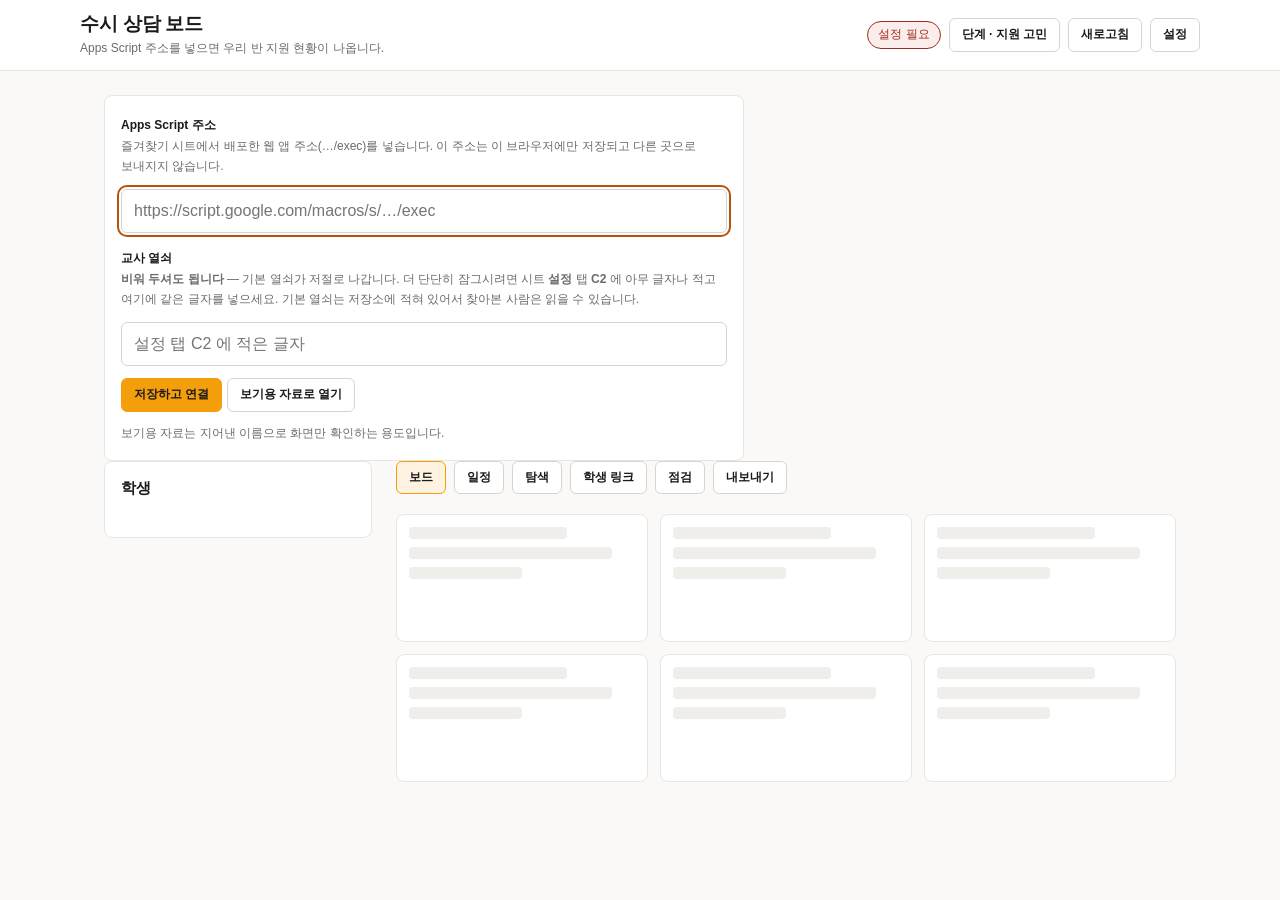
<file: board.html>
<!DOCTYPE html>
<html lang="ko">
<head>
<meta charset="UTF-8">
<meta name="viewport" content="width=device-width, initial-scale=1">
<title>수시 상담 보드 · 나주고 3학년실</title>
<!-- 파비콘을 안 두면 브라우저가 /favicon.ico 를 찾다 404 를 남긴다. 콘솔이 지저분하면
     진짜 오류를 못 알아본다. 파일을 더 두지 않으려고 데이터 URI 로 박아 둔다. -->
<link rel="icon" href="data:image/svg+xml,%3Csvg xmlns='http://www.w3.org/2000/svg' viewBox='0 0 16 16'%3E%3Ctext y='13' font-size='14'%3E%F0%9F%93%8B%3C/text%3E%3C/svg%3E">
<link rel="stylesheet" href="board/style.css">
</head>
<body>

<header class="bar">
  <div class="bar-in">
    <div>
      <h1>수시 상담 보드</h1>
      <p class="sub" id="who">연결 준비 중</p>
    </div>
    <div class="bar-tools">
      <span class="chip" id="conn">대기</span>
      <button class="btn" id="stage" type="button">단계</button>
      <button class="btn" id="reload" type="button">새로고침</button>
      <button class="btn" id="toggle-setup" type="button">설정</button>
    </div>
  </div>
</header>

<main class="wrap">

  <section class="panel setup" id="setup" hidden>
    <div>
      <label for="api-url">Apps Script 주소</label>
      <p class="hint">즐겨찾기 시트에서 배포한 웹 앱 주소(<span class="nowrap">…/exec</span>)를 넣습니다.
        이 주소는 이 브라우저에만 저장되고 다른 곳으로 보내지지 않습니다.</p>
    </div>
    <input id="api-url" type="url" inputmode="url" autocomplete="off"
           placeholder="https://script.google.com/macros/s/…/exec">
    <div>
      <label for="api-key">교사 열쇠</label>
      <p class="hint"><b>비워 두셔도 됩니다</b> — 기본 열쇠가 저절로 나갑니다.
        더 단단히 잠그시려면 시트 <b>설정</b> 탭 <b>C2</b> 에 아무 글자나 적고
        여기에 같은 글자를 넣으세요. 기본 열쇠는 저장소에 적혀 있어서
        찾아본 사람은 읽을 수 있습니다.</p>
    </div>
    <input id="api-key" type="password" autocomplete="off" placeholder="설정 탭 C2 에 적은 글자">
    <div>
      <button class="btn btn-primary" id="save-url" type="button">저장하고 연결</button>
      <button class="btn" id="try-demo" type="button">보기용 자료로 열기</button>
    </div>
    <p class="hint">보기용 자료는 지어낸 이름으로 화면만 확인하는 용도입니다.</p>
  </section>

  <div class="layout">
    <aside class="panel">
      <div class="panel-head">
        <h2>학생</h2>
        <span class="count" id="roster-count"></span>
      </div>
      <!-- 좁은 폭에서만 보인다 — 명단을 접고 지금 고른 학생만 남긴다 -->
      <button class="roster-fold" id="roster-fold" type="button" aria-expanded="false">명단 펴기</button>
      <div class="tabs" id="tabs"></div>
      <p class="scope" id="scope"></p>
      <!-- 마감(★) 요약 — 반에 마감된 카드가 하나라도 있을 때만 찬다. 명단 바로 위. -->
      <div class="lock-meta" id="lock-meta"></div>
      <ul class="roster" id="roster"></ul>
    </aside>

    <div>
      <div class="tabs views">
        <button class="btn" id="view-board" type="button" aria-pressed="true">보드</button>
        <button class="btn" id="view-schedule" type="button" aria-pressed="false">일정</button>
        <button class="btn" id="view-explore" type="button" aria-pressed="false">탐색</button>
        <button class="btn" id="view-links" type="button" aria-pressed="false">학생 링크</button>
        <button class="btn" id="view-verify" type="button" aria-pressed="false">점검</button>
        <button class="btn" id="view-export" type="button" aria-pressed="false">내보내기</button>
      </div>
      <div id="board"></div>
      <div id="schedule" hidden></div>
      <div id="explore" hidden></div>
      <div id="links" hidden></div>
      <div id="verify" hidden></div>
      <div id="export" hidden></div>
    </div>
  </div>
</main>

<!-- 상세는 본문 밖에 둔다. 보드를 다시 그려도 열어 둔 상세가 닫히지 않게 하기 위해서다. -->
<div class="overlay" id="detail" hidden></div>

<script type="module">
import * as api from './board/api.js';
import * as store from './board/store.js';
import { start } from './board/board.js';
import { start as startSchedule } from './board/schedule.js';
import { start as startLinks } from './board/links.js';
import { start as startExplore } from './board/explore.js';
import { start as startVerify } from './board/verify.js';
import { start as startExport } from './board/export.js';

// iOS 사파리는 터치 리스너가 없으면 :active 가 발화하지 않는다
document.addEventListener('touchstart', () => {}, { passive: true });

// 덮개의 빈 곳을 누르면 상세를 닫는다. 안쪽(카드)에서 시작된 누름은 그대로 둔다.
document.getElementById('detail').addEventListener('click', (e) => {
  if (e.target === e.currentTarget) store.select({ appId: '' });
});

const conn = document.getElementById('conn');
const who = document.getElementById('who');
const setup = document.getElementById('setup');
const input = document.getElementById('api-url');
const keyInput = document.getElementById('api-key');

function setConn(text, kind) {
  conn.textContent = text;
  conn.className = `chip${kind ? ' ' + kind : ''}`;
}

function showSetup(on) {
  setup.hidden = !on;
  if (on) input.focus();
}

document.getElementById('toggle-setup').onclick = () => showSetup(setup.hidden);

document.getElementById('save-url').onclick = async () => {
  api.configure(input.value);
  api.setKey(keyInput.value);
  showSetup(false);
  await connect();
};

document.getElementById('try-demo').onclick = async () => {
  const { demo } = await import('./board/demo.js');
  store.loadLocal(demo);
  setConn('보기용 자료', 'on');
  who.textContent = '지어낸 이름으로 화면만 보여 주는 중입니다';
  showSetup(false);
};

// 새로고침 단추만 서버의 원본 파싱 캐시를 건너뛴다 — 엑셀을 갈아끼운 직후용
document.getElementById('reload').onclick = () => connect(true);

/*
 * 좁은 폭의 학생 목록 접기. 펴면 명단, 접으면 「지금 고른 학생 · 펴기」 한 줄.
 * 명단에서 학생을 누르면 저절로 접힌다 — 고르고 나면 볼 것은 보드다.
 */
const aside = document.querySelector('.layout > aside');
const fold = document.getElementById('roster-fold');
const foldText = () => {
  const s = store.state.students.get(store.selection.hak);
  const who = s ? `${s.hak} ${s.name}` : (store.selection.cls ? `${store.selection.cls}반` : '학년 전체');
  const open = aside.classList.contains('open');
  fold.textContent = open ? '명단 접기' : `${who} · 명단 펴기`;
  fold.setAttribute('aria-expanded', String(open));
};
fold.onclick = () => { aside.classList.toggle('open'); foldText(); };
document.getElementById('roster').addEventListener('click', (e) => {
  if (e.target.closest('button')) { aside.classList.remove('open'); setTimeout(foldText, 0); }
});
store.on('change', () => setTimeout(foldText, 0));

async function connect(fresh) {
  if (!api.configured()) {
    setConn('설정 필요', 'off');
    who.textContent = 'Apps Script 주소를 넣으면 우리 반 지원 현황이 나옵니다.';
    showSetup(true);
    return;
  }
  setConn('불러오는 중');
  try {
    await store.load({ fresh });
    setConn('연결됨', 'on');
    who.textContent = store.state.who ? `${store.state.who} 로 연결` : '연결됨';
    /* 원본을 언제 읽었나 — 서버는 즐겨찾기 파싱을 최대 10분 묵혀 쓴다. 시트를 방금 고쳤는데
       안 보이면 이 시각을 보고 「새로고침」(캐시를 건너뛰고 다시 읽는다)을 누르면 된다. */
    const at = String(store.state.parsedAt || '').slice(11, 16);
    if (at) who.textContent += ` · 원본 ${at} 읽음${store.state.cached ? '(저장해 둔 것 — 시트를 고쳤으면 새로고침)' : ''}`;
    checkServer();
  } catch (err) {
    setConn('연결 실패', 'off');
    who.textContent = `오류: ${err.message}`;
  }
}

/* 서버 코드가 새 판인가 — Apps Script 는 저장만 하면 안 바뀌고 「새 배포」를 해야
   바뀐다. ping 의 ver 를 이 화면이 기대하는 판(api.SERVER_VER)과 견줘 연결 줄에 적는다. */
async function checkServer() {
  try {
    const p = await api.ping();
    const ver = (p && p.ver) || '';
    if (ver && ver >= api.SERVER_VER) {
      who.textContent += ` · 서버 ${ver}`;
    } else {
      who.textContent += ` · 서버 코드가 옛 판입니다(${ver || '판 표시 없음'}, 필요 ${api.SERVER_VER})`
        + ' — Apps Script 에서 배포 관리 → 새 버전으로 다시 배포해 주세요.';
      setConn('재배포 필요', 'off');
    }
  } catch (err) { /* ping 이 안 돼도 자료는 이미 왔다 — 연결 표시는 그대로 둔다 */ }
}

// 화면 셋은 같은 선택(반·학생)을 보고 서로 다른 칸에 그린다
const VIEWS = ['board', 'schedule', 'explore', 'links', 'verify', 'export'];
const panes = Object.fromEntries(VIEWS.map((v) => [v, document.getElementById(v)]));
function showView(name) {
  for (const v of VIEWS) {
    panes[v].hidden = v !== name;
    document.getElementById(`view-${v}`).setAttribute('aria-pressed', String(v === name));
  }
  store.select({});           // 지금 화면을 다시 그리게 한다
}
for (const v of VIEWS) document.getElementById(`view-${v}`).onclick = () => showView(v);

/* 단계 — 지원을 고민하는 때와 지원이 확정된 뒤는 보는 것이 다르다.
   학교 컴퓨터를 여럿이 쓰므로 이 컴퓨터의 설정으로 기억해 둔다. */
const STAGE_KEY = 'board.stage';
let stage = 'plan';
try { stage = localStorage.getItem(STAGE_KEY) || 'plan'; } catch (err) { stage = 'plan'; }

function applyStage(next, jump) {
  stage = next;
  try { localStorage.setItem(STAGE_KEY, stage); } catch (err) { /* 저장이 막혀도 이번엔 쓴다 */ }
  document.body.dataset.stage = stage;
  document.getElementById('stage').textContent =
    stage === 'plan' ? '단계 · 지원 고민' : '단계 · 지원 확정';
  /* 처음 열 때만 어느 화면으로 갈지 정한다. 단추를 눌러 단계를 바꿀 때는
     보던 화면에 그대로 둔다 — 보드에서 결과를 보려고 눌렀는데 일정판으로
     끌려가면 다시 돌아와야 한다. */
  if (jump) showView(stage === 'plan' ? 'board' : 'schedule');
}
document.getElementById('stage').onclick = () => applyStage(stage === 'plan' ? 'fixed' : 'plan', false);

start();
startSchedule();
startExplore();
startLinks();
startVerify();
startExport();
applyStage(stage, true);
input.value = api.url();
keyInput.value = api.key();
if (new URLSearchParams(location.search).has('demo')) {
  document.getElementById('try-demo').click();
} else {
  connect();
}
</script>

</body>
</html>
</file>
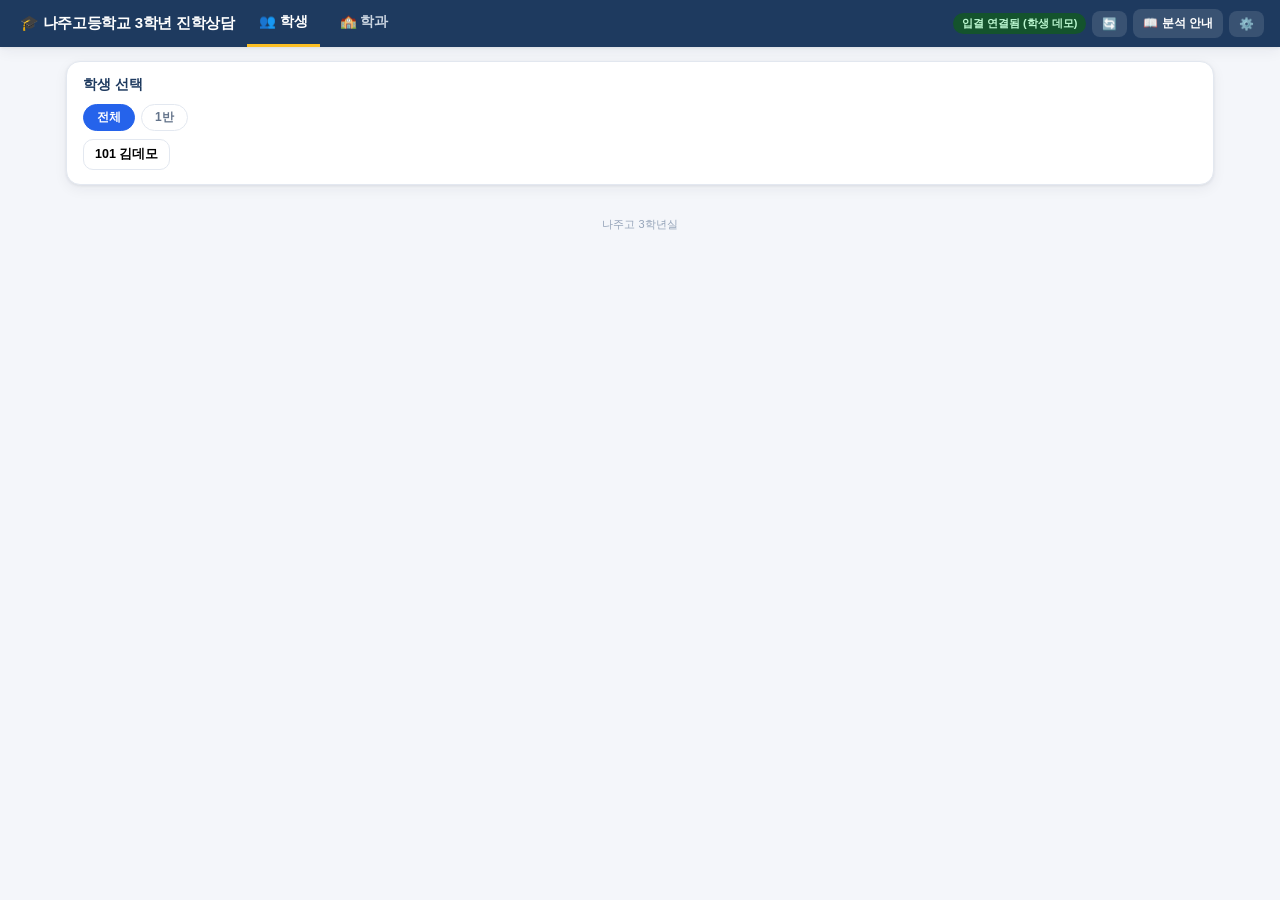
<file: counsel.html>
<!DOCTYPE html>
<html lang="ko">
<head>
<meta charset="UTF-8">
<meta name="viewport" content="width=device-width, initial-scale=1.0">
<title>나주고등학교 3학년 진학상담</title>
<style>
:root{
  --bg:#f4f6fa;--card:#ffffff;--line:#e3e8f0;--text:#1e2a3a;--mut:#64748b;--mut2:#94a3b8;
  --pri:#1e3a5f;--acc:#2563eb;--gold:#b45309;
  --safe:#15803d;--fit:#0369a1;--reach:#b45309;--high:#be123c;
  --shadow:0 1px 3px rgba(30,42,58,.08),0 4px 14px rgba(30,42,58,.06);
}
*{box-sizing:border-box;margin:0;padding:0}
body{font-family:'Apple SD Gothic Neo','Noto Sans KR','Malgun Gothic',sans-serif;background:var(--bg);color:var(--text);font-size:14px;}
button{font-family:inherit;cursor:pointer}
input,select,textarea{font-family:inherit;font-size:13px}
header{position:sticky;top:0;z-index:50;background:var(--pri);color:#fff;padding:0 16px;display:flex;align-items:center;gap:8px;flex-wrap:wrap;box-shadow:var(--shadow)}
header h1{font-size:15px;font-weight:800;padding:11px 4px;letter-spacing:-.3px}
.tabbtn{background:transparent;border:none;color:#cbd5e1;font-size:13.5px;font-weight:700;padding:13px 12px;border-bottom:3px solid transparent}
.tabbtn.on{color:#fff;border-bottom-color:#fbbf24}
.hright{margin-left:auto;display:flex;gap:6px;align-items:center;padding:8px 0}
.chip{font-size:11px;padding:3px 9px;border-radius:99px;background:rgba(255,255,255,.12);color:#e2e8f0;font-weight:600}
.chip.ok{background:#14532d;color:#bbf7d0}.chip.bad{background:#7f1d1d;color:#fecaca}
.iconbtn{background:rgba(255,255,255,.12);border:none;color:#fff;border-radius:8px;padding:6px 10px;font-size:12px;font-weight:700}
main{max-width:1180px;margin:0 auto;padding:14px 16px 60px}
.card{background:var(--card);border:1px solid var(--line);border-radius:14px;box-shadow:var(--shadow);padding:14px 16px;margin-bottom:14px}
.card h2{font-size:14px;font-weight:800;color:var(--pri);margin-bottom:10px;display:flex;align-items:center;gap:6px}
.card h2 .sub{font-size:11px;color:var(--mut);font-weight:500}
.row{display:flex;gap:14px;flex-wrap:wrap}
.col{flex:1;min-width:300px}
.info-i{display:inline-flex;align-items:center;justify-content:center;width:16px;height:16px;border-radius:50%;background:#e0e7ff;color:#4338ca;font-size:10px;font-weight:800;cursor:pointer;border:none;vertical-align:2px}
table.grid{border-collapse:collapse;width:100%;font-size:12.5px}
table.grid th{background:#eef2f8;color:#334155;font-weight:700;padding:6px 8px;border:1px solid var(--line);white-space:nowrap}
table.grid td{padding:6px 8px;border:1px solid var(--line);text-align:center;white-space:nowrap}
.gcell{font-weight:700;border-radius:6px;padding:2px 0}
.badge{display:inline-block;font-size:11px;font-weight:800;padding:2px 9px;border-radius:99px;white-space:nowrap}
.b-safe{background:#dcfce7;color:var(--safe)}.b-fit{background:#e0f2fe;color:var(--fit)}
.b-reach{background:#fef3c7;color:var(--reach)}.b-high{background:#ffe4e6;color:var(--high)}
.b-gray{background:#f1f5f9;color:var(--mut)}.b-warn{background:#fef9c3;color:#a16207}
.b-up{background:#dcfce7;color:#15803d}.b-dn{background:#ffe4e6;color:#be123c}.b-flat{background:#f1f5f9;color:#475569}
.stulist{display:flex;flex-wrap:wrap;gap:6px}
.stubtn{border:1px solid var(--line);background:#fff;border-radius:10px;padding:6px 11px;font-size:12.5px;font-weight:600}
.stubtn.on{background:var(--pri);color:#fff;border-color:var(--pri)}
.banchips,.searchwrap{display:flex;gap:6px;flex-wrap:wrap;margin-bottom:8px}
.banchip{border:1px solid var(--line);background:#fff;border-radius:99px;padding:4px 13px;font-size:12px;font-weight:700;color:var(--mut)}
.banchip.on{background:var(--acc);color:#fff;border-color:var(--acc)}
input.search{flex:1;min-width:200px;border:1px solid var(--line);border-radius:10px;padding:8px 12px;outline:none}
input.search:focus{border-color:var(--acc)}
.minsel{font-size:11px;border:1px solid var(--line);border-radius:7px;padding:1px 4px;background:#fff;color:#334155;vertical-align:1px}
.ipcell{cursor:pointer}.ipcell:hover{outline:2px solid var(--acc);outline-offset:-2px}
.ipedited{position:relative}.ipedited::after{content:'✎';position:absolute;top:0;right:1px;font-size:8px;color:var(--gold)}
.results{display:flex;flex-direction:column;gap:4px;max-height:300px;overflow-y:auto}
.resitem{display:flex;gap:8px;align-items:center;padding:7px 10px;border:1px solid var(--line);border-radius:9px;background:#fff;cursor:pointer;font-size:13px}
.resitem:hover{background:#eef2f8}
.muted{color:var(--mut);font-size:12px}
.small{font-size:11.5px;color:var(--mut)}
.statline{display:flex;gap:8px;flex-wrap:wrap;margin:6px 0}
.stat{background:#f8fafc;border:1px solid var(--line);border-radius:10px;padding:6px 12px;font-size:12px}
.stat b{font-size:14px;color:var(--pri)}
.svgwrap{overflow-x:auto}
.legend{display:flex;gap:12px;flex-wrap:wrap;font-size:11.5px;color:var(--mut);margin-top:4px}
.legend .sw{display:inline-block;width:14px;height:3px;border-radius:2px;vertical-align:3px;margin-right:4px}
.major-card{border:1px solid var(--line);border-radius:12px;padding:12px 14px;margin-bottom:12px;background:#fff}
.major-card h3{font-size:13.5px;color:var(--pri);margin-bottom:6px;display:flex;gap:8px;align-items:center;flex-wrap:wrap}
.minrow{display:flex;gap:6px;flex-wrap:wrap;align-items:center;font-size:12px;margin:6px 0}
.minrow .yr{background:#f8fafc;border:1px solid var(--line);border-radius:8px;padding:3px 9px}
.minrow .yr b{color:var(--pri)}
.monthchips{display:flex;gap:4px;flex-wrap:wrap}
.mchip{font-size:11px;padding:2px 8px;border-radius:8px;font-weight:700}
.mchip.y{background:#dcfce7;color:#15803d}.mchip.n{background:#ffe4e6;color:#be123c}.mchip.u{background:#f1f5f9;color:#94a3b8}
.portfolio{display:grid;grid-template-columns:repeat(auto-fit,minmax(230px,1fr));gap:10px}
.pcol{background:#f8fafc;border:1px solid var(--line);border-radius:12px;padding:10px}
.pcol h4{font-size:12.5px;margin-bottom:8px}
.pitem{background:#fff;border:1px solid var(--line);border-radius:10px;padding:8px 10px;margin-bottom:8px;font-size:12.5px;cursor:pointer}
.pitem:hover{border-color:var(--acc)}
.memo-hist{max-height:180px;overflow-y:auto;display:flex;flex-direction:column;gap:6px;margin:8px 0}
.memo-item{background:#fffbeb;border:1px solid #fde68a;border-radius:9px;padding:7px 10px;font-size:12.5px}
.memo-item .ts{font-size:10.5px;color:#a16207}
textarea.memo{width:100%;border:1px solid var(--line);border-radius:10px;padding:9px 12px;min-height:64px;resize:vertical;outline:none}
.btn{border:none;border-radius:9px;padding:8px 16px;font-size:12.5px;font-weight:700}
.btn-pri{background:var(--pri);color:#fff}.btn-sub{background:#e2e8f0;color:#334155}.btn-danger{background:#fee2e2;color:#b91c1c}
.modal-bg{position:fixed;inset:0;background:rgba(15,23,42,.5);z-index:100;display:none;align-items:flex-start;justify-content:center;padding:30px 14px;overflow-y:auto}
.modal-bg.on{display:flex}
.modal{background:#fff;border-radius:16px;max-width:760px;width:100%;padding:22px 24px;position:relative}
.modal h2{font-size:16px;color:var(--pri);margin-bottom:12px}
.modal .x{position:absolute;top:12px;right:14px;border:none;background:#f1f5f9;border-radius:8px;width:30px;height:30px;font-size:15px}
.guide h3{font-size:14px;color:var(--pri);margin:18px 0 6px;padding-top:14px;border-top:1px dashed var(--line)}
.guide h3:first-of-type{border-top:none;padding-top:0;margin-top:6px}
.guide p,.guide li{font-size:13px;line-height:1.7;color:#334155}
.guide ul{padding-left:18px;margin:4px 0}
.guide .formula{background:#f8fafc;border:1px solid var(--line);border-radius:9px;padding:8px 12px;font-size:12.5px;margin:6px 0;font-family:ui-monospace,monospace}
.guide .ev{background:#eff6ff;border-left:3px solid var(--acc);padding:7px 12px;font-size:12.5px;margin:6px 0;border-radius:0 8px 8px 0}
.guide .warn{background:#fff7ed;border-left:3px solid #ea580c;padding:7px 12px;font-size:12.5px;margin:6px 0;border-radius:0 8px 8px 0}
.setrow{margin-bottom:12px}
.setrow label{display:block;font-size:12.5px;font-weight:700;margin-bottom:4px;color:#334155}
.setrow input{width:100%;border:1px solid var(--line);border-radius:9px;padding:9px 12px}
#toast{position:fixed;bottom:24px;left:50%;transform:translateX(-50%) translateY(80px);background:#1e293b;color:#fff;padding:10px 22px;border-radius:99px;font-size:13px;transition:transform .25s;z-index:200}
#toast.on{transform:translateX(-50%) translateY(0)}
.loading{padding:30px;text-align:center;color:var(--mut)}
.spin{display:inline-block;width:16px;height:16px;border:2px solid #cbd5e1;border-top-color:var(--acc);border-radius:50%;animation:sp 0.8s linear infinite;vertical-align:-3px;margin-right:8px}
@keyframes sp{to{transform:rotate(360deg)}}
@media(max-width:720px){ main{padding:10px 8px 60px} .card{padding:11px 12px} header h1{font-size:13px} .tabbtn{padding:12px 8px;font-size:12.5px} }
</style>
</head>
<body>
<header>
  <h1>🎓 나주고등학교 3학년 진학상담</h1>
  <button class="tabbtn on" data-tab="student" onclick="switchTab('student')">👥 학생</button>
  <button class="tabbtn" data-tab="major" onclick="switchTab('major')">🏫 학과</button>
  <div class="hright">
    <span class="chip" id="connChip">미연결</span>
    <button class="iconbtn" onclick="reloadLive()" title="학생·상담 데이터 새로고침">🔄</button>
    <button class="iconbtn" onclick="openGuide()" title="분석 기법 안내">📖 분석 안내</button>
    <button class="iconbtn" onclick="openSettings()">⚙️</button>
  </div>
</header>
<main>
  <!-- ===== 학생 탭 ===== -->
  <section id="view-student">
    <div class="card">
      <h2>학생 선택</h2>
      <div class="banchips" id="banChips"></div>
      <div class="stulist" id="stuList"><div class="loading">⚙️ 설정에서 Apps Script URL을 연결하세요 (데모 데이터로 미리보기 중)</div></div>
    </div>
    <div id="stuDetail"></div>
  </section>
  <!-- ===== 학과 탭 ===== -->
  <section id="view-major" hidden>
    <div class="card">
      <h2>대학·학과 검색 <span class="sub" id="ipStatus"></span></h2>
      <div class="searchwrap">
        <select id="regionSel" onchange="renderMajorSearch()" style="border:1px solid var(--line);border-radius:10px;padding:8px"></select>
        <input class="search" id="majorSearch" placeholder="대학명 · 학과명 검색 (예: 전남대 간호)" oninput="renderMajorSearch()">
      </div>
      <div class="results" id="majorResults"></div>
    </div>
    <div id="majorDetail"></div>
  </section>
  <footer style="text-align:center;color:var(--mut2);font-size:11px;padding:18px 0 10px">나주고 3학년실</footer>
</main>
<div class="modal-bg" id="modalGuide"><div class="modal"><button class="x" onclick="closeModal('modalGuide')">✕</button><h2>📖 분석 기법 안내</h2><div class="guide" id="guideBody"></div></div></div>
<div class="modal-bg" id="modalSettings"><div class="modal" style="max-width:560px"><button class="x" onclick="closeModal('modalSettings')">✕</button><h2>⚙️ 설정</h2>
  <div class="setrow"><label>Apps Script 웹앱 URL (학생·최저·상담·수정 동기화)</label><input id="cfgUrl" placeholder="https://script.google.com/macros/s/AKfy.../exec"></div>
  <div class="setrow"><label>입결 게시-CSV URL (선택 · 공개자료라 빠른 로딩용)</label><input id="cfgCsv" placeholder="https://docs.google.com/.../pub?gid=...&single=true&output=csv"></div>
  <div class="setrow"><label>현재 학년 (학번 앞자리)</label><input id="cfgGrade" value="3" style="width:80px"></div>
  <div style="display:flex;gap:8px"><button class="btn btn-pri" onclick="saveSettings()">저장 후 연결</button><button class="btn btn-sub" onclick="closeModal('modalSettings')">닫기</button></div>
  <p class="small" style="margin-top:12px">데이터는 선생님 구글시트에만 저장됩니다. 이 파일에는 학생 정보가 내장되지 않습니다.<br>시트 구성: <b>학과입결 · 최저타깃 · 내신1반~내신6반 · 모고 · 상담</b> (설치가이드 참조)</p>
</div></div>
<div id="toast"></div>
<script>
/* ================================================================
   설정 · 통신
================================================================ */
const CFG_KEY='counsel_cfg_v1';
let CFG={url:'',ipCsv:'',grade:'3'};
try{const s=JSON.parse(localStorage.getItem(CFG_KEY)||'null'); if(s)Object.assign(CFG,s);}catch(e){}
function openSettings(){document.getElementById('cfgUrl').value=CFG.url;document.getElementById('cfgCsv').value=CFG.ipCsv||'';document.getElementById('cfgGrade').value=CFG.grade;document.getElementById('modalSettings').classList.add('on');}
function saveSettings(){CFG.url=document.getElementById('cfgUrl').value.trim();CFG.ipCsv=document.getElementById('cfgCsv').value.trim();CFG.grade=document.getElementById('cfgGrade').value.trim()||'3';localStorage.setItem(CFG_KEY,JSON.stringify(CFG));closeModal('modalSettings');initLoad();}
function closeModal(id){document.getElementById(id).classList.remove('on');}
function toast(m){const t=document.getElementById('toast');t.textContent=m;t.classList.add('on');clearTimeout(t._t);t._t=setTimeout(()=>t.classList.remove('on'),2200);}
function jsonp(url){return new Promise((res,rej)=>{
  const cb='__jp'+Date.now()+Math.floor(Math.random()*1e5);
  const sc=document.createElement('script');
  const timer=setTimeout(()=>{clean();rej(new Error('응답 시간 초과'));},120000);
  function clean(){clearTimeout(timer);delete window[cb];sc.remove();}
  window[cb]=d=>{clean();res(d);};
  sc.onerror=()=>{clean();rej(new Error('네트워크 오류'));};
  sc.src=url+(url.includes('?')?'&':'?')+'callback='+cb;
  document.body.appendChild(sc);});}

/* ================================================================
   전역 상태
================================================================ */
let DATA={ip:[],ipCols:{},minT:[],students:{},counsel:[],mock:{},ipEdits:[]};
let UI={tab:'student',curStu:null,curMajor:null,demo:true};
const MONTH_ORDER=['3월','4월','5월','6월','7월','8월','9월','10월','11월'];
const SEM_ORDER=['1-1','1-2','2-1','2-2','3-1'];

/* ================================================================
   NEIS 내신 파서  (반별 시트: 내신1반~내신6반)
   열: 번호|성명|학년|학기|교과|과목|학점수|원점수/평균(표준편차)|성취도(수강자수)|석차등급|비고
================================================================ */
const SUBJ_GROUP=[
 [/^(국어|독서|문학|화법과\s*작문|언어와\s*매체|독서와\s*문법|화법과\s*언어|주제\s*탐구\s*독서|문학과\s*영상)/,'K'],
 [/^(수학|미적분|확률과\s*통계|기하|대수|경제\s*수학|인공지능\s*수학|미적분학)/,'M'],
 [/^(영어|심화\s*영어)/,'E'],
 [/^(통합사회|한국지리|세계지리|생활과\s*윤리|윤리와\s*사상|정치와\s*법|경제(?!\s*수학)|사회·?문화|사회문화|세계사|동아시아사|여행지리|사회문제\s*탐구|통합과학|물리학?|화학|생명과학|지구과학|융합과학|과학탐구실험)/,'T'],
 [/^한국사/,'H'],
];
function classifySubject(name){
  name=(name||'').trim();
  for(const [re,g] of SUBJ_GROUP){if(re.test(name))return g;}
  return 'X';
}
function fnum(v){const n=parseFloat(String(v??'').replace(/[^\d.\-]/g,''));return isNaN(n)?null:n;}
function parseNeisSheet(values,ban){
  // values: 2차원 배열. 상태기계: 성명/번호/학년/학기 이월
  const out={}; // no -> student
  let st={no:null,name:null,yr:null,sem:null};
  for(const row of values){
    const c=i=>String(row[i]??'').trim();
    const A=c(0),B=c(1),C=c(2),D=c(3),E=c(4),F=c(5),G=c(6),H=c(7),I=c(8),J=c(9),K=c(10);
    if(/성\s*명/.test(B)||/번\s*호/.test(A))continue;            // 헤더
    if(B&&!/^\d/.test(B)){ st.name=B; const a=fnum(A); if(a!=null&&a>=1&&a<=40)st.no=Math.round(a);
      const yy=fnum(C),ss=fnum(D); if(yy>=1&&yy<=3)st.yr=Math.round(yy); if(ss>=1&&ss<=2)st.sem=Math.round(ss); }
    else{
      const a=fnum(A),dd=fnum(D);
      if(a!=null&&a>=1&&a<=3&&dd!=null&&dd>=1&&dd<=2&&F){st.yr=Math.round(a);st.sem=Math.round(dd);}
      else if(a!=null&&a>=1&&a<=2&&!D&&F&&a===((st.sem||0)+1)){st.sem=Math.round(a);}
      const yy=fnum(C),ss=fnum(D);
      if(yy!=null&&yy>=1&&yy<=3)st.yr=Math.round(yy);
      if(ss!=null&&ss>=1&&ss<=2&&F)st.sem=Math.round(ss);
    }
    if(!F||!st.name||!st.no||!st.yr||!st.sem)continue;            // 과목행 아님
    const credit=fnum(G); if(credit==null)continue;
    const grade=fnum(J);                                          // 석차등급(P/공란→null)
    const achM=I.match(/^([A-E])/); const ach=achM?achM[1]:null;
    const key=st.no;
    const stu=out[key]||(out[key]={ban,no:st.no,name:st.name,sems:{}});
    const semKey=st.yr+'-'+st.sem;
    const sem=stu.sems[semKey]||(stu.sems[semKey]={subjects:[]});
    sem.subjects.push({name:F,credit,grade:(grade!=null&&grade>=1&&grade<=9)?grade:null,ach,group:classifySubject(F)});
  }
  // 학기별 집계
  Object.values(out).forEach(stu=>{
    Object.entries(stu.sems).forEach(([sk,sem])=>{
      const g=sem.subjects.filter(s=>s.grade!=null);
      const w=(arr)=>{const cs=arr.reduce((a,s)=>a+s.credit,0);return cs?arr.reduce((a,s)=>a+s.grade*s.credit,0)/cs:null;};
      sem.all=w(g);
      const km=g.filter(s=>'KMET'.includes(s.group));
      sem.kmet=w(km);
      sem.kor=w(g.filter(s=>s.group==='K')); sem.math=w(g.filter(s=>s.group==='M')); sem.eng=w(g.filter(s=>s.group==='E'));
      const tg=g.filter(s=>s.group==='T'); sem.tan=tg.length?Math.min(...tg.map(s=>s.grade)):null;
      sem.career=sem.subjects.filter(s=>s.grade==null&&s.ach).map(s=>s.name+':'+s.ach);
      sem.creditsG=g.reduce((a,s)=>a+s.credit,0);
    });
    // 누적(학점가중)
    const allS=Object.values(stu.sems).flatMap(s=>s.subjects.filter(x=>x.grade!=null));
    const cw=(arr)=>{const cs=arr.reduce((a,s)=>a+s.credit,0);return cs?arr.reduce((a,s)=>a+s.grade*s.credit,0)/cs:null;};
    stu.cum={all:cw(allS),kmet:cw(allS.filter(s=>'KMET'.includes(s.group))),
      kor:cw(allS.filter(s=>s.group==='K')),math:cw(allS.filter(s=>s.group==='M')),eng:cw(allS.filter(s=>s.group==='E'))};
    const tans=Object.values(stu.sems).map(s=>s.tan).filter(v=>v!=null);
    stu.cum.tan=tans.length?tans.reduce((a,b)=>a+b,0)/tans.length:null;
  });
  return out;
}

/* ================================================================
   모고 파서 (기존 트래커 시트 '전체' 레이아웃 — 학번 앵커)
================================================================ */
function parseMockSheet(values){
  const rows=values.map(r=>r.map(c=>String(c??'').trim()));
  const tally={};
  for(const r of rows)for(let i=0;i<r.length;i++){if(/^\d{4}$/.test(r[i]))tally[i]=(tally[i]||0)+1;}
  let hk=-1,bn=0;for(const k in tally)if(tally[k]>bn){bn=tally[k];hk=+k;}
  if(hk<3)hk=3;
  const O={no:hk-3,name:hk-2,month:hk-1,korSub:hk+1,korG:hk+3,mathSub:hk+4,mathG:hk+6,engG:hk+8,t1Sub:hk+9,t1G:hk+11,t2Sub:hk+12,t2G:hk+14,histG:hk+16};
  const gi=v=>{v=(v||'').trim();return /^\d+$/.test(v)?parseInt(v):null;};
  const map={};let curName=null;
  for(const r of rows){
    const c=i=>(i>=0&&r[i]!=null?r[i]:'');
    if(c(O.name))curName=c(O.name);
    const hak=c(hk);if(!/^\d{4}$/.test(hak))continue;
    const month=c(O.month);if(!MONTH_ORDER.includes(month))continue;
    const m={kor:gi(r[O.korG]),math:gi(r[O.mathG]),eng:gi(r[O.engG]),t1:gi(r[O.t1G]),t2:gi(r[O.t2G]),hist:gi(r[O.histG]),
      mathSub:c(O.mathSub),t1Sub:c(O.t1Sub),t2Sub:c(O.t2Sub)};
    if([m.kor,m.math,m.eng,m.t1,m.t2].every(v=>v==null))continue;
    const s=map[hak]||(map[hak]={hak,ban:+hak[1],no:+hak.slice(2),name:curName,months:{}});
    s.months[month]=m;
  }
  return map;
}

/* ================================================================
   통계 도우미  ⓘ 분석 안내 참조
================================================================ */
function theilSen(pts){ // pts:[{x,y}] → 중앙값 기울기 (소표본·이상치 강건)
  const sl=[];
  for(let i=0;i<pts.length;i++)for(let j=i+1;j<pts.length;j++){
    if(pts[j].x!==pts[i].x)sl.push((pts[j].y-pts[i].y)/(pts[j].x-pts[i].x));}
  if(!sl.length)return null;
  sl.sort((a,b)=>a-b);return sl[Math.floor(sl.length/2)];
}
function erf(x){const s=x<0?-1:1;x=Math.abs(x);const t=1/(1+0.3275911*x);
  const y=1-(((((1.061405429*t-1.453152027)*t)+1.421413741)*t-0.284496736)*t+0.254829592)*t*Math.exp(-x*x);
  return s*y;}
function phi(z){return 0.5*(1+erf(z/Math.SQRT2));}
const GLOBAL_SPREAD_SIGMA=0.38;        // 등급70−등급50 중앙값 0.20 / 0.524 (n=47,128 검증)
const REBOUND_COEF=-0.38;              // 격년효과 회귀계수 (corr −0.38, n=12,995 검증)
function predictCut(series){ // series:[{year,cut70,cut50}] → 백테스트 최적식(P6 절충) + 68% 보정밴드
  const pts=series.filter(s=>s.cut70!=null);
  if(pts.length<2)return null;
  const cuts=pts.map(p=>p.cut70);
  const w=cuts.map((_,i)=>1+0.45*i); const wsum=w.reduce((a,b)=>a+b,0);
  const wm=cuts.reduce((a,v,i)=>a+v*w[i],0)/wsum;           // 가중평균
  const last=cuts[cuts.length-1];
  const d=last-cuts[cuts.length-2];
  let rebound=null,adj=0;
  if(Math.abs(d)>=0.5){adj=0.5*REBOUND_COEF*d;rebound={lastDelta:d,adj};}
  const center=0.5*last+0.5*wm+adj;                          // P6: 직전값·가중평균 절충 + 급변시 반동 절반
  const mean=cuts.reduce((a,b)=>a+b)/cuts.length;
  const sigma=Math.sqrt(cuts.reduce((a,b)=>a+(b-mean)**2,0)/cuts.length);
  const band=1.6*Math.max(sigma,0.2);                        // 백테스트 68% 커버 보정
  const vola=sigma<0.15?'낮음':(sigma<=0.40?'보통':'높음');
  return {center,lo:center-band,hi:center+band,sigma,vola,rebound,n:cuts.length};
}
function percentileEst(series,grade){ // 합격자 분포 내 위치 (50/70컷 2분위 → μ,σ)
  const recent=series.filter(s=>s.cut70!=null).slice(-2);
  if(!recent.length||grade==null)return null;
  const cut70=recent.reduce((a,s)=>a+s.cut70,0)/recent.length;
  const r50=recent.filter(s=>s.cut50!=null);
  let mu,sd;
  if(r50.length){const cut50=r50.reduce((a,s)=>a+s.cut50,0)/r50.length;
    mu=cut50;sd=Math.min(Math.max((cut70-cut50)/0.524,0.18),1.5);} // σ 상한: 비정상 spread 방어
  else{sd=GLOBAL_SPREAD_SIGMA;mu=cut70-0.524*sd;}
  return {pct:phi((grade-mu)/sd)*100,mu,sd};
}
function pctLabel(pct){ // 극단값 명확화 + 한 줄 해석
  if(pct==null)return '';
  if(pct>=95)return '합격선 미만 추정 (상향)';
  if(pct<=5)return '합격자 상위권 수준 (여유)';
  return `합격자 중 상위 ~${Math.round(Math.min(99,Math.max(1,pct)))}% 위치`;
}
function judgeBadge(pct,vola){
  if(pct==null)return {cls:'b-gray',label:'판정불가'};
  let r;
  if(pct<40)r={cls:'b-safe',label:'안정'};
  else if(pct<75)r={cls:'b-fit',label:'적정'};
  else if(pct<92)r={cls:'b-reach',label:'소신'};
  else r={cls:'b-high',label:'상향'};
  if(vola==='높음')r.label+='·변동큼';
  return r;
}

/* ================================================================
   수능최저 판정 (자유 텍스트 → 자동 판정, 불가 시 텍스트만 표시)
================================================================ */
function checkMinReq(text,sc){ // sc={kor,math,eng,t1,t2,hist,t1Sub,t2Sub} → 'pass'|'fail'|'unknown'|'none'
  text=String(text||'').trim();
  if(!text)return 'unknown';
  if(/없음|미적용|해당\s*없/.test(text))return 'none';
  const segs=text.split(/또는/);
  let any=false,allUnknown=true;
  for(const seg of segs){
    const r=checkOneSeg(seg,sc);
    if(r==='pass'){any=true;allUnknown=false;}
    else if(r==='fail')allUnknown=false;
  }
  if(any)return 'pass';
  return allUnknown?'unknown':'fail';
}
function checkOneSeg(seg,sc){
  const nh=seg.match(/(\d)\s*개?\s*(?:영역\s*)?(?:등급)?\s*합\s*(\d+)/)||seg.match(/(\d)\s*합\s*(\d+)/);
  const hm=seg.match(/한국사\s*(\d)/)||seg.match(/[,·\s]한\s*(\d)/);
  if(hm&&sc.hist!=null&&sc.hist>+hm[1])return 'fail';
  if(!nh)return 'unknown';
  const N=+nh[1],M=+nh[2];
  const sciOnly=/과학\s*탐구|과탐/.test(seg)&&!/사회\s*탐구|사탐/.test(seg);
  const socOnly=/사회\s*탐구|사탐/.test(seg)&&!/과학\s*탐구|과탐/.test(seg);
  const avg2=/2\s*과목\s*평균|탐\s*\(?2|탐구\s*2/.test(seg);
  const tclass=s=>!s?'unk':(/물리|화학|생명|지구|과학/.test(s)?'sci':'soc');
  let tans=[];
  if(sc.t1!=null)tans.push({g:sc.t1,c:tclass(sc.t1Sub)});
  if(sc.t2!=null)tans.push({g:sc.t2,c:tclass(sc.t2Sub)});
  if(sciOnly)tans=tans.filter(t=>t.c!=='soc');
  if(socOnly)tans=tans.filter(t=>t.c!=='sci');
  const tg=tans.map(t=>t.g).sort((a,b)=>a-b);
  let tanVal=null;
  if(tg.length){tanVal=avg2?(tg.length===2?(tg[0]+tg[1])/2:tg[0]):tg[0];}
  let eng=sc.eng;
  if(/영\s*2\s*등급?은?\s*1/.test(seg)&&eng===2)eng=1;
  // 수학 응시영역 제약 (미/기 지정 시 확통 응시자는 수학 인정 불가, 반대도)
  let mathVal=sc.math;
  const mtype=/확률과\s*통계|확통/.test(sc.mathSub||'')?'hwak':(/미적분|기하/.test(sc.mathSub||'')?'miki':null);
  if(/수\s*\(\s*미\s*\/?\s*기|미적분\/?기하|미\s*·\s*기/.test(seg)&&mtype==='hwak')mathVal=null;
  if(/수\s*\(\s*확\s*\)|확통\s*지정|확률과\s*통계\s*지정/.test(seg)&&mtype==='miki')mathVal=null;
  const has={국:/국/.test(seg),수:/수/.test(seg),영:/영/.test(seg),탐:/탐|과\s*\(|사\s*\(/.test(seg)};
  const useAll=Object.values(has).filter(Boolean).length<N; // 영역 나열 생략 문구 → 전 영역 후보
  const areas=[];
  if((has.국||useAll)&&sc.kor!=null)areas.push({k:'국',v:sc.kor});
  if((has.수||useAll)&&mathVal!=null)areas.push({k:'수',v:mathVal});
  if((has.영||useAll)&&eng!=null)areas.push({k:'영',v:eng});
  if((has.탐||useAll)&&tanVal!=null)areas.push({k:'탐',v:tanVal});
  if(areas.length<N)return 'unknown';
  const reqK=/국어?\s*포함/.test(seg),reqM=/수학?\s*포함/.test(seg)&&!/국\s*\/\s*수/.test(seg);
  const req=areas.filter(a=>(reqK&&a.k==='국')||(reqM&&a.k==='수'));
  const rest=areas.filter(a=>!req.includes(a)).map(a=>a.v).sort((a,b)=>a-b);
  if(req.length>N)return 'unknown';
  const need=N-req.length;
  if(rest.length<need)return 'unknown';
  const sum=req.reduce((a,b)=>a+b.v,0)+rest.slice(0,need).reduce((a,b)=>a+b,0);
  return sum<=M?'pass':'fail';
}

/* ================================================================
   데이터 로드
================================================================ */
function setConn(ok,msg){const c=document.getElementById('connChip');c.textContent=msg;c.className='chip '+(ok?'ok':'bad');}
/* 입결 JSON은 같은 저장소의 ipgyeol.json. 상대경로를 먼저 쓰고(Pages·로컬 서버),
   file:// 로 열어 상대 fetch가 막히는 경우에만 raw 주소로 넘어간다. */
const IP_URLS=['./data/ipgyeol.json',
  'https://raw.githubusercontent.com/maechorom31-pixel/univ/claude/university-counseling-program-hkf8qg/data/ipgyeol.json'];
async function fetchCsv(url){
  const res=await fetch(url+(url.includes('?')?'&':'?')+'_t='+Date.now(),{cache:'no-store'});
  if(!res.ok)throw new Error('CSV HTTP '+res.status);
  return parseCSV(await res.text());
}
async function loadIpFromWeb(){ // 공개자료 입결을 웹에서 직접 로드 (CFG.ipCsv > 기본 JSON URL)
  if(CFG.ipCsv){ applyIp(await fetchCsv(CFG.ipCsv)); return '게시-CSV'; }
  let last;
  for(const url of IP_URLS){
    try{
      const res=await fetch(url,{cache:'force-cache'});
      if(!res.ok){ last=new Error('입결 HTTP '+res.status); continue; }
      const j=await res.json();
      applyIp([j.columns,...j.rows]);
      return '웹';
    }catch(e){ last=e; }
  }
  throw last||new Error('입결을 불러오지 못했습니다');
}
async function initLoad(){
  setConn(false,'연결 중…');
  // 1) 입결 — 항상 웹에서(공개자료). 실패 시 Apps Script static, 그래도 실패면 데모.
  let ipOk=false;
  try{
    document.getElementById('ipStatus').innerHTML='<span class="spin"></span>입결 데이터 로드 중';
    const src=await loadIpFromWeb(); ipOk=true;
    document.getElementById('ipStatus').textContent='입결 '+DATA.ip.length.toLocaleString()+'행 ('+src+')';
  }catch(e){ console.warn('웹 입결 실패',e); }
  // 2) 학생·최저·상담 — Apps Script (없으면 데모 학생)
  try{
    if(CFG.url){
      const live=await jsonp(CFG.url+'?action=live');
      if(live.error)throw new Error(live.error);
      applyLive(live);
      if(!ipOk){ const st=await jsonp(CFG.url+'?action=static'); if(st.sheets&&st.sheets['학과입결']){applyIp(st.sheets['학과입결']);ipOk=true;} }
      UI.demo=false; setConn(true,'전체 연결됨');
    }else{
      if(!ipOk){loadDemo();UI.demo=true;setConn(false,'데모 모드');}
      else{loadDemoStudents();UI.demo=true;setConn(true,'입결 연결됨 (학생 데모)');}
    }
  }catch(e){ setConn(false,'학생 연결 실패'); toast('학생 데이터 연결 실패: '+e.message); }
  buildIpIndex();
  document.getElementById('ipStatus').textContent='입결 '+DATA.ip.length.toLocaleString()+'행 · 최저 '+DATA.minT.length+'행'+(DATA.ipEdits.length?' · 수정 '+DATA.ipEdits.length:'');
  renderAll();
}
async function reloadLive(){
  if(!CFG.url){toast('설정에서 URL을 먼저 연결하세요');return;}
  try{const live=await jsonp(CFG.url+'?action=live&t='+Date.now());applyLive(live);buildIpIndex();renderAll();toast('새로고침 완료 (수정분 포함)');}
  catch(e){toast('새로고침 실패: '+e.message);}
}
async function reloadIp(){ // 입결 원본까지 다시 (게시-CSV 갱신용)
  if(!CFG.ipCsv){return reloadLive();}
  try{applyIp(await fetchCsv(CFG.ipCsv));buildIpIndex();renderAll();toast('입결 원본 새로고침 완료');}
  catch(e){toast('입결 새로고침 실패: '+e.message);}
}
/* 입결 원본 행 적용 (게시-CSV 또는 Apps Script 공용) */
function applyIp(ip){
  if(!ip||ip.length<2)return;
  const hdr=ip[0];const c={};hdr.forEach((h,i)=>c[String(h).trim()]=i);
  DATA.ipCols=c;
  DATA.ip=ip.slice(1).filter(r=>r&&r[c['대학']]);
}
function applyLive(live){
  const sh=live.sheets||{};
  DATA.students={};
  for(let b=1;b<=6;b++){
    const v=sh['내신'+b+'반'];if(!v||v.length<2)continue;
    const parsed=parseNeisSheet(v,b);
    Object.values(parsed).forEach(s=>{DATA.students[b+'-'+s.no]=s;});
  }
  DATA.mock=sh['모고']?parseMockSheet(sh['모고']):{};
  // 모고 학번 → 학생 연결
  Object.values(DATA.mock).forEach(mk=>{
    const key=mk.ban+'-'+mk.no;
    if(DATA.students[key])DATA.students[key].mock=mk;
    else DATA.students[key]={ban:mk.ban,no:mk.no,name:mk.name,sems:{},cum:{},mock:mk,mockOnly:true};
  });
  // 상담
  DATA.counsel=[];
  const cv=sh['상담']||[];
  for(let i=1;i<cv.length;i++){
    const r=cv[i];if(!r||!r[1])continue;
    DATA.counsel.push({ts:String(r[0]||''),name:String(r[1]||''),ban:String(r[2]||''),no:String(r[3]||''),
      univ:String(r[4]||''),major:String(r[5]||''),type:String(r[6]||''),prio:String(r[7]||''),kind:String(r[8]||'memo'),memo:String(r[9]||'')});
  }
  // 최저타깃 (동일 키는 나중 행의 비어있지 않은 값이 우선 — 도구 수정분 병합)
  const mtMap={};
  const mt=sh['최저타깃']||[];
  for(let i=1;i<mt.length;i++){const r=mt[i];if(!r||!r[0])continue;
    const rec={univ:String(r[0]).trim(),cat:String(r[1]||'').trim(),type:String(r[2]||'').trim(),major:String(r[3]||'').trim(),
      y23:String(r[4]||'').trim(),y24:String(r[5]||'').trim(),y25:String(r[6]||'').trim(),y26:String(r[7]||'').trim(),
      memo:String(r[8]||'').trim(),y27:String(r[9]||'').trim()};
    const key=rec.univ+'|'+normT(rec.type)+'|'+normD(rec.major);
    if(!mtMap[key])mtMap[key]=rec;
    else{const o=mtMap[key];['cat','type','y23','y24','y25','y26','y27','memo'].forEach(f=>{if(rec[f])o[f]=rec[f];});}
  }
  DATA.minT=Object.values(mtMap);
  // 트랙안내 (3학년 선택과목 수강여부 → 3-1 학점 자동산출: 공통6 + 선택×3)
  DATA.track={};
  const tv=sh['트랙안내']||[];
  if(tv.length>1){
    let hi=tv.findIndex(r=>r&&String(r[0]).trim()==='학번');
    if(hi>=0){
      const subjects=tv[hi].slice(2).map(s=>String(s||'').trim());
      for(let i=hi+1;i<tv.length;i++){const r=tv[i];if(!r)continue;
        const hak=String(r[0]||'').trim();if(!/^\d{4}$/.test(hak))continue;
        const taken=[];
        subjects.forEach((nm,j)=>{const v=String(r[j+2]??'').trim();if(nm&&v&&v!=='0')taken.push(nm);});
        DATA.track[hak]={subjects:taken,credits:6+3*taken.length};
      }
    }
  }
  // 입결수정 패치  (열: 대학|카테고리|전형|학과|연도|필드|값  · 값 빈칸=삭제표시)
  DATA.ipEdits=[];
  const ev=sh['입결수정']||[];
  for(let i=1;i<ev.length;i++){const r=ev[i];if(!r||!r[0])continue;
    DATA.ipEdits.push({univ:String(r[0]).trim(),cat:String(r[1]||'').trim(),type:String(r[2]||'').trim(),major:String(r[3]||'').trim(),
      year:String(r[4]||'').trim(),field:String(r[5]||'').trim(),val:String(r[6]==null?'':r[6]).trim(),ts:String(r[7]||'')});}
}
/* ---- 입결 인덱스 ---- */
let IPX={byUM:{},univs:[],regions:[]};
const normT=s=>String(s).replace(/[ⅰⅱⅠⅡ]/g,m=>({'ⅰ':'i','ⅱ':'ii','Ⅰ':'i','Ⅱ':'ii'}[m])).replace(/[()\s\-·]/g,'').replace(/전형/g,'').replace(/^학생부교과|^학생부종합|^학생부|^교과|^종합|^논술/,'').toLowerCase();
const normD=s=>String(s).replace(/\s|·|・|ㆍ/g,'').toLowerCase();
function buildIpIndex(){
  const c=DATA.ipCols;IPX={byUM:{},univs:new Set(),regions:new Set()};
  DATA.ip.forEach(r=>{
    const univ=r[c['대학']],major=r[c['학과']],cat=r[c['카테고리']];
    if(!['교과','종합','논술'].includes(cat))return;
    IPX.univs.add(univ);IPX.regions.add(r[c['지역']]);
    const k=univ+'|'+normD(major);
    (IPX.byUM[k]=IPX.byUM[k]||{univ,major,region:r[c['지역']],types:{}});
    const tk=cat+'|'+normT(r[c['전형']]);
    const t=IPX.byUM[k].types[tk]||(IPX.byUM[k].types[tk]={cat,names:new Set(),years:{}});
    t.names.add(r[c['전형']]);
    const y=+r[c['연도']];
    const prev=t.years[y];
    const cur={cut70:fnum(r[c['등급70']]),cut50:fnum(r[c['등급50']]),mo:fnum(r[c['모집']]),cr:fnum(r[c['경쟁률']]),ji:fnum(r[c['지원']])};
    if(!prev||((prev.cut70==null)&&cur.cut70!=null))t.years[y]=cur;
  });
  applyIpEdits();
  IPX.univs=[...IPX.univs].sort();IPX.regions=[...IPX.regions].sort();
  const sel=document.getElementById('regionSel');
  if(sel)sel.innerHTML='<option value="">전체 지역</option>'+IPX.regions.map(r=>`<option>${r}</option>`).join('');
}
const IP_FIELD={'등급70':'cut70','등급50':'cut50','모집':'mo','경쟁률':'cr','지원':'ji'};
/* 입결수정 패치를 인덱스에 덮어쓰기 (값 빈칸=null) */
function applyIpEdits(){
  (DATA.ipEdits||[]).forEach(e=>{
    const k=e.univ+'|'+normD(e.major);
    let entry=IPX.byUM[k];
    if(!entry){ // 신규 학과/27 행 추가 허용
      entry=IPX.byUM[k]={univ:e.univ,major:e.major,region:e.region||'',types:{}};IPX.univs.add(e.univ);
    }
    const tk=(e.cat||'교과')+'|'+normT(e.type);
    const t=entry.types[tk]||(entry.types[tk]={cat:e.cat||'교과',names:new Set([e.type||'']),years:{}});
    if(e.type)t.names.add(e.type);
    const y=+e.year; if(!y)return;
    const yr=t.years[y]||(t.years[y]={cut70:null,cut50:null,mo:null,cr:null,ji:null});
    const f=IP_FIELD[e.field]; if(!f)return;
    yr[f]=e.val===''?null:fnum(e.val);
    yr._edited=true;
  });
}
async function editIp(univ,cat,type,major,year,fieldKr,cell){
  const cur=cell?cell.textContent.trim().replace(/^·$/,''):'';
  const v=prompt(`${univ} ${major}\n[${type}] ${year}년 ${fieldKr}\n\n값 입력 (빈칸=삭제):`,cur);
  if(v===null)return;
  const ok=await saveIpEdit(univ,cat,type,major,year,fieldKr,v.trim());
  if(ok||UI.demo){if(UI.demo){DATA.ipEdits.push({univ,cat,type,major,year:String(year),field:fieldKr,val:v.trim()});buildIpIndex();}
    toast('수정 저장됨 (시트 동기화)');renderMajorDetail();}
}
async function saveIpEdit(univ,cat,type,major,year,field,val){
  if(!CFG.url){toast('연결 후 저장됩니다');return false;}
  const q='action=saveip&'+['univ','cat','type','major','year','field','val'].map((k,i)=>k+'='+encodeURIComponent([univ,cat,type,major,year,field,val][i]??'')).join('&');
  try{const r=await jsonp(CFG.url+'?'+q);if(r.error)throw new Error(r.error);
    DATA.ipEdits.push({univ,cat,type,major,year:String(year),field,val:String(val)});
    buildIpIndex();return true;
  }catch(e){toast('수정 저장 실패: '+e.message);return false;}
}
function typeSeries(t){ return [2022,2023,2024,2025,2026].map(y=>({year:y,...(t.years[y]||{cut70:null,cut50:null,mo:null,cr:null})})); }
function typeSeries27(t){ return [2022,2023,2024,2025,2026,2027].map(y=>({year:y,...(t.years[y]||{cut70:null,cut50:null,mo:null,cr:null})})); }
function findMinT(univ,major,typeName){
  const nd=normD(major);
  const cands=DATA.minT.filter(m=>m.univ===univ&&(normD(m.major)===nd||nd.includes(normD(m.major))||normD(m.major).includes(nd)));
  if(!cands.length)return null;
  if(typeName){const tn=normT(typeName);
    const tHit=cands.find(m=>normT(m.type)===tn||normT(m.type).includes(tn)||tn.includes(normT(m.type)));
    if(tHit)return tHit;}
  return cands[0];
}
/* ---- 상담 레코드: (학생×학과) 단위 ---- */
function counselFor({name,univ,major}){
  return DATA.counsel.filter(r=>(!name||r.name===name)&&(!univ||r.univ===univ)&&(!major||r.major===major));
}
/* 최저 충족 — 수동 보정(상담 kind=최저) 우선, 없으면 자동 판정 */
function minOverride(name,univ,major,type){
  const rs=DATA.counsel.filter(r=>r.kind==='최저'&&r.name===name&&r.univ===univ&&r.major===major&&(!type||!r.type||r.type===type));
  if(!rs.length)return null;
  return rs[rs.length-1].memo; // '충족' | '미충족' | '' (자동복귀)
}
function minStatus(stu,minT,tname){ // → {status:'pass|fail|none|unknown', manual:bool, latest, criteria}
  if(!minT)return null;
  const latest=minT.y26||minT.y25||minT.y24||minT.y23;
  let auto='unknown';
  if(stu.mock){const months=MONTH_ORDER.filter(m=>stu.mock.months[m]);const lm=months[months.length-1];
    if(lm)auto=checkMinReq(latest,stu.mock.months[lm]);}
  const ov=minOverride(stu.name,minT.univ,minT.major,tname);
  if(ov==='충족')return {status:'pass',manual:true,latest};
  if(ov==='미충족')return {status:'fail',manual:true,latest};
  return {status:auto,manual:false,latest};
}
function minChipHtml(ms){
  if(!ms)return '';
  const m=ms.status,man=ms.manual?' ✎':'';
  const c=m==='pass'?'<span class="badge b-safe">최저 충족'+man+'</span>'
    :m==='fail'?'<span class="badge b-high">최저 미충족'+man+'</span>'
    :m==='none'?'<span class="badge b-gray">최저 없음</span>'
    :'<span class="badge b-warn">최저 확인</span>';
  return c;
}
/* 3-1 예정 학점 — 수동입력 > 트랙안내 자동산출(공통6+선택×3) > 추정 */
function plan31Credit(stu,totC){
  const rs=DATA.counsel.filter(r=>r.kind==='예정학점'&&r.name===stu.name&&String(r.ban)===String(stu.ban));
  if(rs.length){const v=parseFloat(rs[rs.length-1].memo); if(isFinite(v)&&v>0)return {val:v,manual:true,src:'수동'};}
  const hak=String(CFG.grade||'3')+stu.ban+String(stu.no).padStart(2,'0');
  const tr=(DATA.track||{})[hak];
  if(tr)return {val:tr.credits,manual:false,src:'트랙',subjects:tr.subjects};
  return {val:Math.max(1,Math.round(totC/4)),manual:false,src:'추정'};
}
async function setPlan31(stuKey,val){
  const stu=DATA.students[stuKey];if(!stu)return;
  const v=parseFloat(val); if(!isFinite(v)||v<=0){toast('학점을 숫자로 입력하세요');return;}
  const ok=await saveCounsel({name:stu.name,ban:stu.ban,no:stu.no,univ:'',major:'',type:'',prio:'',kind:'예정학점',memo:String(v)});
  if(ok||UI.demo){if(UI.demo)DATA.counsel.push({ts:'(데모)',name:stu.name,ban:String(stu.ban),no:String(stu.no),univ:'',major:'',type:'',kind:'예정학점',memo:String(v)});
    toast('3-1 예정학점 '+v+'학점 저장');renderStuDetail();}
}
async function setMinOverride(stuKey,univ,major,type,val){
  const stu=DATA.students[stuKey];if(!stu)return;
  const ok=await saveCounsel({name:stu.name,ban:stu.ban,no:stu.no,univ,major,type:type||'',prio:'',kind:'최저',memo:val});
  if(ok||UI.demo){if(UI.demo)DATA.counsel.push({ts:'(데모)',name:stu.name,ban:String(stu.ban),no:String(stu.no),univ,major,type:type||'',kind:'최저',memo:val});
    toast(val?('최저 '+val+'(으)로 보정'):'자동 판정으로 복귀');renderStuDetail();if(UI.curMajor)renderMajorDetail();}
}
function wishesOf(stu){ // 학생의 활성 희망 학과 목록 (kind=del 이전 제외)
  const mine=DATA.counsel.filter(r=>r.name===stu.name&&String(r.ban)===String(stu.ban));
  const map={};
  mine.forEach(r=>{const k=r.univ+'|'+r.major;
    if(r.kind==='del'){delete map[k];return;}
    if(!map[k])map[k]={univ:r.univ,major:r.major,type:r.type,prio:r.prio,memos:[]};
    if(r.type)map[k].type=r.type;
    if(r.prio)map[k].prio=r.prio;
    if(r.kind==='memo'&&r.memo)map[k].memos.push({ts:r.ts,memo:r.memo});
    if(r.kind==='wish'&&r.memo)map[k].memos.push({ts:r.ts,memo:r.memo});});
  return Object.values(map);
}
function wishersOf(univ,major){ // 이 학과를 희망하는 학생들
  const out=[];
  Object.values(DATA.students).forEach(stu=>{
    if(wishesOf(stu).some(w=>w.univ===univ&&w.major===major))out.push(stu);});
  return out.sort((a,b)=>(a.cum?.kmet??99)-(b.cum?.kmet??99));
}
async function saveCounsel(rec){ // {name,ban,no,univ,major,type,prio,kind,memo}
  if(!CFG.url){toast('데모 모드에서는 저장되지 않습니다');return false;}
  const q=Object.entries(rec).map(([k,v])=>k+'='+encodeURIComponent(v??'')).join('&');
  try{const r=await jsonp(CFG.url+'?action=save&'+q);
    if(r.error)throw new Error(r.error);
    DATA.counsel.push({ts:new Date().toLocaleString('ko-KR'),...rec});
    return true;
  }catch(e){toast('저장 실패: '+e.message);return false;}
}

/* ================================================================
   SVG 차트 헬퍼 (등급축 역전: 1등급이 위)
================================================================ */
function svgChart(opt){
  const W=opt.w||520,H=opt.h||190,P={l:30,r:12,t:12,b:22};
  const xs=opt.labels.map((_,i)=>P.l+(W-P.l-P.r)*(opt.labels.length===1?0.5:i/(opt.labels.length-1)));
  let vals=[];
  opt.series.forEach(s=>s.pts.forEach(v=>{if(v!=null)vals.push(v);}));
  if(opt.band){vals.push(opt.band.lo,opt.band.hi);}
  if(opt.hline!=null)vals.push(opt.hline);
  if(!vals.length)return '<div class="muted">표시할 데이터 없음</div>';
  let lo=Math.min(...vals),hi=Math.max(...vals);
  const pad=Math.max((hi-lo)*0.15,0.3);lo-=pad;hi+=pad;
  lo=Math.max(0.5,lo);hi=Math.min(9.5,hi);
  const Y=v=>P.t+(H-P.t-P.b)*((v-lo)/(hi-lo));     // 등급↑=아래 / 역전: 작은등급 위
  const yRev=v=>P.t+(H-P.t-P.b)*(1-(hi-v)/(hi-lo));
  const yy=v=>P.t+(H-P.t-P.b)*((v-lo)/(hi-lo));
  let g='';
  // 그리드
  const step=(hi-lo)>3?1:0.5;
  for(let v=Math.ceil(lo/step)*step;v<=hi;v+=step){
    const y=yy(v);
    g+=`<line x1="${P.l}" y1="${y}" x2="${W-P.r}" y2="${y}" stroke="#eef2f8"/><text x="${P.l-5}" y="${y+3.5}" font-size="9" fill="#94a3b8" text-anchor="end">${(Math.round(v*10)/10)}</text>`;
  }
  // 예측 밴드
  if(opt.band){
    const x0=xs[xs.length-1],x1=W-P.r;
    g+=`<rect x="${x0}" y="${yy(opt.band.lo)}" width="${Math.max(x1-x0,18)}" height="${yy(opt.band.hi)-yy(opt.band.lo)}" fill="#fde68a" opacity="0.4"/>`;
    g+=`<line x1="${x0}" y1="${yy(opt.band.center)}" x2="${x1}" y2="${yy(opt.band.center)}" stroke="#d97706" stroke-width="2" stroke-dasharray="4 3"/>`;
  }
  // 학생 수평선
  if(opt.hline!=null){
    g+=`<line x1="${P.l}" y1="${yy(opt.hline)}" x2="${W-P.r}" y2="${yy(opt.hline)}" stroke="#dc2626" stroke-width="1.8" stroke-dasharray="6 3"/>`;
    g+=`<text x="${W-P.r-2}" y="${yy(opt.hline)-4}" font-size="9.5" fill="#dc2626" text-anchor="end" font-weight="700">${opt.hlineLabel||''}</text>`;
  }
  // 시리즈
  opt.series.forEach(s=>{
    let path='',started=false;
    s.pts.forEach((v,i)=>{if(v==null){return;}
      path+=(started?'L':'M')+xs[i].toFixed(1)+' '+yy(v).toFixed(1)+' ';started=true;});
    if(path)g+=`<path d="${path}" fill="none" stroke="${s.color}" stroke-width="${s.width||2}" ${s.dash?`stroke-dasharray="${s.dash}"`:''}/>`;
    s.pts.forEach((v,i)=>{if(v==null)return;
      g+=`<circle cx="${xs[i]}" cy="${yy(v)}" r="3" fill="${s.color}"><title>${s.label} ${opt.labels[i]}: ${v.toFixed?v.toFixed(2):v}</title></circle>`;});
  });
  // x 라벨
  opt.labels.forEach((l,i)=>{g+=`<text x="${xs[i]}" y="${H-6}" font-size="9.5" fill="#64748b" text-anchor="middle">${l}</text>`;});
  return `<svg viewBox="0 0 ${W} ${H}" style="width:100%;max-width:${W+60}px">${g}</svg>`;
}
function gradeBg(g){ // 1(좋음)→초록 ~ 9(나쁨)→빨강 파스텔
  if(g==null)return '';
  const t=Math.max(0,Math.min(1,(g-1)/8));
  const hue=120-110*t;
  return `background:hsl(${hue} 75% 88%);color:hsl(${hue} 65% 24%)`;
}
function fmtG(v){return v==null?'·':(Math.round(v*100)/100).toFixed(2).replace(/\.?0+$/,'')}

/* ================================================================
   학생 탭 렌더
================================================================ */
function js(s){return String(s==null?'':s).replace(/\\/g,'\\\\').replace(/'/g,"\\'").replace(/"/g,'&quot;').replace(/</g,'\\x3c');} // onclick 인자 안전 이스케이프
function switchTab(t){UI.tab=t;
  document.querySelectorAll('.tabbtn').forEach(b=>b.classList.toggle('on',b.dataset.tab===t));
  document.getElementById('view-student').hidden=(t!=='student');
  document.getElementById('view-major').hidden=(t!=='major');}
function renderAll(){renderStuSelector();renderStuDetail();renderMajorSearch();if(UI.curMajor)renderMajorDetail();}
let curBan=0;
function renderStuSelector(){
  const bans=[...new Set(Object.values(DATA.students).map(s=>s.ban))].sort();
  document.getElementById('banChips').innerHTML=
    `<button class="banchip ${curBan===0?'on':''}" onclick="curBan=0;renderStuSelector()">전체</button>`+
    bans.map(b=>`<button class="banchip ${curBan===b?'on':''}" onclick="curBan=${b};renderStuSelector()">${b}반</button>`).join('');
  const list=Object.values(DATA.students).filter(s=>curBan===0||s.ban===curBan)
    .sort((a,b)=>a.ban-b.ban||a.no-b.no);
  document.getElementById('stuList').innerHTML=list.length?list.map(s=>{
    const k=s.ban+'-'+s.no;
    return `<button class="stubtn ${UI.curStu===k?'on':''}" onclick="selectStu('${k}')">${s.ban}${String(s.no).padStart(2,'0')} ${s.name||''}</button>`;
  }).join(''):'<div class="muted">학생 데이터 없음 — 내신/모고 시트를 확인하세요</div>';
}
function selectStu(k){UI.curStu=k;renderStuSelector();renderStuDetail();}
function selectStuAndGo(k){selectStu(k);switchTab('student');window.scrollTo(0,0);}

function renderStuDetail(){
  const el=document.getElementById('stuDetail');
  const stu=DATA.students[UI.curStu];
  if(!stu){el.innerHTML='';return;}
  let html='';
  /* --- 1. 내신 성적표 --- */
  html+=`<div class="card"><h2>📋 ${stu.name} (${stu.ban}반 ${stu.no}번) — 내신 성적표
    <button class="info-i" onclick="openGuide('formula')">i</button></h2>`;
  if(stu.mockOnly){html+='<div class="muted">내신 시트에 자료 없음 (모고만 존재)</div>';}
  else{
    html+='<div style="overflow-x:auto"><table class="grid"><tr><th>학년/학기</th><th>전과목</th><th>국영수탐</th><th>국어</th><th>수학</th><th>영어</th><th>탐구<br><span style="font-weight:400;font-size:10px">(최우선1과목)</span></th><th>진로선택(A/B/C)</th></tr>';
    SEM_ORDER.forEach(sk=>{
      const s=stu.sems[sk];
      html+=`<tr><td><b>${sk}</b></td>`;
      if(!s){html+='<td></td>'.repeat(7)+'</tr>';return;}
      [s.all,s.kmet,s.kor,s.math,s.eng,s.tan].forEach(v=>{
        html+=`<td><span class="gcell" style="${gradeBg(v)};display:block">${fmtG(v)}</span></td>`;});
      html+=`<td style="font-size:11px;text-align:left">${(s.career||[]).join(', ')}</td></tr>`;
    });
    const c=stu.cum||{};
    html+=`<tr style="border-top:2px solid var(--pri)"><td><b>누적</b></td>`;
    [c.all,c.kmet,c.kor,c.math,c.eng,c.tan].forEach(v=>{html+=`<td><span class="gcell" style="${gradeBg(v)};display:block">${fmtG(v)}</span></td>`;});
    html+='<td></td></tr></table></div>';
    /* 추세 배지 */
    const semPts=SEM_ORDER.map((sk,i)=>({x:i,y:stu.sems[sk]?.kmet})).filter(p=>p.y!=null);
    if(semPts.length>=3){
      const sl=theilSen(semPts);
      const b=sl<=-0.12?['b-up','▲ 상승 추세']:(sl>=0.12?['b-dn','▼ 하락 추세']:['b-flat','— 유지']);
      html+=`<div class="statline"><span class="badge ${b[0]}">${b[1]} (국영수탐 학기당 ${sl>0?'+':''}${sl.toFixed(2)}등급)</span>
        <button class="info-i" onclick="openGuide('theilsen')">i</button>
        <span class="small">Theil-Sen 추세 — 한 학기 이변에 둔감한 중앙값 기울기</span></div>`;
    }
    /* 3-1 시나리오 (예정 학점 입력·동기화) */
    if(!stu.sems['3-1']&&c.all!=null){
      const totC=Object.values(stu.sems).reduce((a,s)=>a+(s.creditsG||0),0);
      const cr31=plan31Credit(stu,totC); // 수동입력 우선, 없으면 추정
      const sk=stu.ban+'-'+stu.no;
      const srcTag=cr31.src==='수동'?'<span class="small" style="color:#b45309">✎ 수동</span>'
        :cr31.src==='트랙'?`<span class="small" style="color:#15803d">트랙: 공통6+선택${(cr31.subjects||[]).length}×3${cr31.subjects&&cr31.subjects.length?' ('+cr31.subjects.join('·')+')':''}</span>`
        :'<span class="small muted">(추정 — 트랙안내 시트 연결 시 자동산출)</span>';
      html+=`<div class="statline"><span class="small">📐 3-1 시나리오 —</span>
        <span class="stat">예정학점 <input type="number" min="1" max="40" value="${cr31.val}" style="width:52px" onchange="setPlan31('${js(sk)}',this.value)"> 학점</span> ${srcTag}</div>`;
      html+=`<div class="statline">`;
      [c.all-1,c.all-0.5,c.all,c.all+0.5].forEach(g=>{
        if(g<1||g>9)return;
        const fin=(c.all*totC+g*cr31.val)/(totC+cr31.val);
        html+=`<span class="stat">3-1에 <b>${fmtG(g)}</b> → 최종 <b>${fmtG(fin)}</b></span>`;});
      html+=`<span class="small muted">현재 누적 ${totC}학점 기준 · 화작/영독작·미적분·윤사·한지·사문 등 3-1 석차반영 학점</span></div>`;
    }
  }
  html+='</div>';
  /* --- 2. 추이 차트 --- */
  if(!stu.mockOnly){
    const labels=SEM_ORDER;
    html+=`<div class="row"><div class="col card"><h2>📈 내신 추이 <span class="sub">등급축 역전: 위가 좋음</span></h2>`;
    html+=svgChart({labels,series:[
      {label:'전과목',pts:labels.map(sk=>stu.sems[sk]?.all??null),color:'#1e3a5f',width:2.4},
      {label:'국영수탐',pts:labels.map(sk=>stu.sems[sk]?.kmet??null),color:'#2563eb',dash:'5 3'},
    ],hline:stu.cum?.all,hlineLabel:'누적 '+fmtG(stu.cum?.all)});
    html+=`<div class="legend"><span><span class="sw" style="background:#1e3a5f"></span>전과목</span><span><span class="sw" style="background:#2563eb"></span>국영수탐</span><span><span class="sw" style="background:#dc2626"></span>누적평균</span></div></div>`;
    html+=`<div class="col card"><h2>📚 과목별 추이</h2><div class="row">`;
    [['국어','kor','#0e7490'],['수학','math','#7c3aed'],['영어','eng','#0d9488'],['탐구','tan','#b45309']].forEach(([nm,f,col])=>{
      html+=`<div style="flex:1;min-width:130px"><div class="small" style="font-weight:700">${nm}</div>`+
        svgChart({w:200,h:90,labels,series:[{label:nm,pts:labels.map(sk=>stu.sems[sk]?.[f]??null),color:col}]})+`</div>`;});
    html+='</div></div></div>';
  }
  /* --- 3. 내신 × 모고 --- */
  const mock=stu.mock;
  if(mock){
    const months=MONTH_ORDER.filter(m=>mock.months[m]);
    const mockAvg=m=>{const x=mock.months[m];if(!x)return null;
      const t=[x.t1,x.t2].filter(v=>v!=null);const tb=t.length?Math.min(...t):null;
      const vs=[x.kor,x.math,x.eng,tb].filter(v=>v!=null);
      return vs.length?vs.reduce((a,b)=>a+b,0)/vs.length:null;};
    const lastM=months[months.length-1];
    const mAvg=mockAvg(lastM);
    const gap=(stu.cum?.kmet!=null&&mAvg!=null)?stu.cum.kmet-mAvg:null;
    /* 모고 월별 등급 + N합 표 (최저 판정용 합산 자동 계산) */
    const bestSums=x=>{const t=[x.t1,x.t2].filter(v=>v!=null);const tb=t.length?Math.min(...t):null;
      const a=[x.kor,x.math,x.eng,tb].filter(v=>v!=null).sort((p,q)=>p-q);
      return {s1:a[0]??null,s2:a.length>=2?a[0]+a[1]:null,s3:a.length>=3?a[0]+a[1]+a[2]:null,s4:a.length>=4?a[0]+a[1]+a[2]+a[3]:null};};
    html+=`<div class="card"><h2>📝 모의고사 월별 등급·합 <span class="sub">합은 국·수·영·탐(best1) 중 좋은 영역부터 — 최저 대조용</span></h2>
      <div style="overflow-x:auto"><table class="grid"><tr><th>월</th><th>국</th><th>수</th><th>영</th><th>탐1</th><th>탐2</th><th>한</th><th style="background:#eef6ff">1합</th><th style="background:#eef6ff">2합</th><th style="background:#eef6ff">3합</th><th style="background:#eef6ff">4합</th></tr>`;
    months.forEach(m=>{const x=mock.months[m];const bs=bestSums(x);
      html+=`<tr><td><b>${m}</b></td>`;
      [x.kor,x.math,x.eng,x.t1,x.t2,x.hist].forEach(v=>{html+=`<td><span class="gcell" style="${gradeBg(v)};display:block">${v==null?'·':v}</span></td>`;});
      [bs.s1,bs.s2,bs.s3,bs.s4].forEach(v=>{html+=`<td style="background:#f8fafc"><b>${v==null?'·':v}</b></td>`;});
      html+='</tr>';});
    html+=`</table></div><div class="small muted">예) "2개 합 7" 기준이면 2합 칸과 바로 대조. 탐구는 최우선 1과목 기준(2과목 평균·과탐 한정 등 세부는 학과 카드의 자동판정이 처리).</div></div>`;
    html+=`<div class="card"><h2>⚖️ 내신 × 모고 비교 <button class="info-i" onclick="openGuide('gap')">i</button></h2>`;
    html+=svgChart({labels:months,series:[
      {label:'모고 평균(국수영탐)',pts:months.map(mockAvg),color:'#7c3aed',width:2.4},
      {label:'내신 누적(국영수탐)',pts:months.map(()=>stu.cum?.kmet??null),color:'#2563eb',dash:'5 3'},
    ]});
    if(gap!=null){
      const dir=gap>0.6?'모고 우위':(gap<-0.6?'내신 우위':'균형');
      html+=`<div class="statline">
        <span class="stat">내신 누적(국영수탐) <b>${fmtG(stu.cum.kmet)}</b></span>
        <span class="stat">모고 평균등급(${lastM} · 국수영탐best1 4영역) <b>${fmtG(mAvg)}</b></span>
        <span class="stat">격차 <b>${gap>0?'+':''}${gap.toFixed(2)}</b> → <b>${dir}</b></span></div>`;
    }
    /* 모고 영역별 월 추이 */
    html+=`<div class="small" style="font-weight:700;margin-top:8px">모고 영역별 추이</div><div class="row">`;
    [['국어','kor','#0e7490'],['수학','math','#7c3aed'],['영어','eng','#0d9488'],['탐1','t1','#b45309'],['탐2','t2','#d97706']].forEach(([nm,f,col])=>{
      html+=`<div style="flex:1;min-width:120px"><div class="small">${nm}</div>`+
        svgChart({w:190,h:80,labels:months,series:[{label:nm,pts:months.map(m=>mock.months[m]?.[f]??null),color:col}]})+`</div>`;});
    html+='</div></div>';
  }
  /* --- 4. 희망 학과 포트폴리오 --- */
  html+=renderPortfolio(stu);
  el.innerHTML=html;
}

function renderPortfolio(stu){
  const wishes=wishesOf(stu);
  let html=`<div class="card"><h2>🎯 희망 학과 (${wishes.length}) <button class="info-i" onclick="openGuide('judge')">i</button>
    <span class="sub">판정: 합격자 분포 내 위치(percentile) 기반</span></h2>`;
  /* 추가 UI */
  html+=`<div class="searchwrap"><input class="search" id="wishSearch" placeholder="학과 추가: 대학·학과 검색 후 클릭" oninput="renderWishSearch('${stu.ban}-${stu.no}')"><div class="results" id="wishResults" style="flex-basis:100%"></div></div>`;
  if(!wishes.length){html+='<div class="muted">등록된 희망 학과가 없습니다. 위에서 검색해 추가하세요.</div></div>';return html;}
  const groups={'안정':[],'적정':[],'소신':[],'상향':[],'판정불가':[]};
  wishes.forEach(w=>{
    const um=IPX.byUM[w.univ+'|'+normD(w.major)];
    let series=null,tname=w.type||'';
    if(um){
      const tk=Object.keys(um.types).find(k=>!tname||[...um.types[k].names].some(n=>normT(n)===normT(tname)||normT(n).includes(normT(tname))||normT(tname).includes(normT(n))))||Object.keys(um.types)[0];
      if(tk){series=typeSeries(um.types[tk]);if(!tname)tname=[...um.types[tk].names].pop();}
    }
    const pred=series?predictCut(series):null;
    const pctE=series?percentileEst(series,stu.cum?.kmet):null;
    const bj=judgeBadge(pctE?.pct,pred?.vola);
    const grp=bj.label.startsWith('안정')?'안정':bj.label.startsWith('적정')?'적정':bj.label.startsWith('소신')?'소신':bj.label.startsWith('상향')?'상향':'판정불가';
    const minT=findMinT(w.univ,w.major,tname);
    let minHtml='';
    const ms=minStatus(stu,minT,tname);
    if(ms){
      minHtml=`<div class="small">${minChipHtml(ms)} <span class="muted">${ms.latest||''}</span>
        <select class="minsel" onclick="event.stopPropagation()" onchange="setMinOverride('${js(stu.ban+'-'+stu.no)}','${js(w.univ)}','${js(w.major)}','${js(tname)}',this.value)" title="최저 통과여부 수동 보정(시트 동기화)">
          <option value=""${!ms.manual?' selected':''}>자동</option>
          <option value="충족"${ms.manual&&ms.status==='pass'?' selected':''}>충족</option>
          <option value="미충족"${ms.manual&&ms.status==='fail'?' selected':''}>미충족</option>
        </select></div>`;
    }
    groups[grp].push({w,tname,pred,pctE,bj,minHtml,um});
  });
  html+='<div class="portfolio">';
  [['안정','b-safe'],['적정','b-fit'],['소신','b-reach'],['상향','b-high'],['판정불가','b-gray']].forEach(([g,cls])=>{
    if(!groups[g].length)return;
    html+=`<div class="pcol"><h4><span class="badge ${cls}">${g}</span> ${groups[g].length}개</h4>`;
    groups[g].forEach(it=>{
      const reb=it.pred?.rebound?` <span class="badge b-warn" title="직전년 컷 급변 → 평균회귀 보정 적용">↩️</span>`:'';
      html+=`<div class="pitem" onclick="openMajorFromWish('${it.w.univ}','${it.w.major.replace(/'/g,"\\'")}')">
        <b>${it.w.univ}</b> ${it.w.major}<br><span class="small">${it.tname||''}</span>${reb}<br>
        ${it.pred?`<span class="small">예상컷 ${fmtG(it.pred.lo)}~${fmtG(it.pred.hi)} (중심 ${fmtG(it.pred.center)})</span><br>`:''}
        ${it.pctE?`<span class="small">${pctLabel(it.pctE.pct)}</span><br>`:''}
        ${it.minHtml}
        <div style="margin-top:5px;display:flex;gap:5px">
          <button class="btn btn-sub" style="padding:3px 9px;font-size:11px" onclick="event.stopPropagation();openMemo('${stu.ban}-${stu.no}','${it.w.univ}','${it.w.major.replace(/'/g,"\\'")}','${(it.tname||'').replace(/'/g,"\\'")}')">💬 메모</button>
          <button class="btn btn-danger" style="padding:3px 9px;font-size:11px" onclick="event.stopPropagation();delWish('${stu.ban}-${stu.no}','${it.w.univ}','${it.w.major.replace(/'/g,"\\'")}')">삭제</button>
        </div></div>`;
    });
    html+='</div>';
  });
  html+='</div></div>';
  /* 메모 패널 */
  html+=`<div id="memoPanel"></div>`;
  return html;
}
function renderWishSearch(stuKey){
  const q=document.getElementById('wishSearch').value.trim();
  const box=document.getElementById('wishResults');
  if(q.length<2){box.innerHTML='';return;}
  const toks=q.split(/\s+/);
  const hits=Object.values(IPX.byUM).filter(e=>toks.every(t=>(e.univ+e.major).includes(t))).slice(0,12);
  box.innerHTML=hits.map(e=>`<div class="resitem" onclick="addWish('${stuKey}','${e.univ}','${e.major.replace(/'/g,"\\'")}')"><b>${e.univ}</b> ${e.major} <span class="muted">${e.region}</span></div>`).join('')||'<div class="muted">검색 결과 없음</div>';
}
async function addWish(stuKey,univ,major){
  const stu=DATA.students[stuKey];if(!stu)return;
  const ok=await saveCounsel({name:stu.name,ban:stu.ban,no:stu.no,univ,major,type:'',prio:'',kind:'wish',memo:'희망 등록'});
  if(ok||UI.demo){if(UI.demo)DATA.counsel.push({ts:'(데모)',name:stu.name,ban:String(stu.ban),no:String(stu.no),univ,major,type:'',prio:'',kind:'wish',memo:'희망 등록'});
    toast(univ+' '+major+' 추가됨');renderStuDetail();}
}
async function delWish(stuKey,univ,major){
  const stu=DATA.students[stuKey];if(!stu)return;
  if(!confirm(univ+' '+major+' 을(를) 희망 목록에서 삭제할까요? (기록은 시트에 남습니다)'))return;
  const ok=await saveCounsel({name:stu.name,ban:stu.ban,no:stu.no,univ,major,type:'',prio:'',kind:'del',memo:''});
  if(ok||UI.demo){if(UI.demo)DATA.counsel.push({ts:'(데모)',name:stu.name,ban:String(stu.ban),no:String(stu.no),univ,major,kind:'del',memo:''});
    toast('삭제됨');renderStuDetail();}
}
function openMemo(stuKey,univ,major,tname){
  const stu=DATA.students[stuKey];if(!stu)return;
  const hist=counselFor({name:stu.name,univ,major}).filter(r=>r.memo&&r.kind!=='del');
  const panel=document.getElementById('memoPanel');
  panel.innerHTML=`<div class="card"><h2>💬 ${stu.name} × ${univ} ${major} <span class="sub">${tname||''}</span></h2>
    <div class="memo-hist">${hist.map(h=>`<div class="memo-item"><div class="ts">${h.ts}</div>${h.memo}</div>`).join('')||'<div class="muted">메모 없음</div>'}</div>
    <textarea class="memo" id="memoText" placeholder="상담 내용·고민 지점을 기록 (저장 시 구글시트에 누적)"></textarea>
    <div style="margin-top:8px;display:flex;gap:8px">
      <button class="btn btn-pri" onclick="submitMemo('${stuKey}','${univ}','${major.replace(/'/g,"\\'")}','${(tname||'').replace(/'/g,"\\'")}')">저장</button>
      <button class="btn btn-sub" onclick="document.getElementById('memoPanel').innerHTML=''">닫기</button></div></div>`;
  panel.scrollIntoView({behavior:'smooth'});
}
async function submitMemo(stuKey,univ,major,tname){
  const stu=DATA.students[stuKey];const txt=document.getElementById('memoText').value.trim();
  if(!txt){toast('내용을 입력하세요');return;}
  const ok=await saveCounsel({name:stu.name,ban:stu.ban,no:stu.no,univ,major,type:tname,prio:'',kind:'memo',memo:txt});
  if(ok||UI.demo){if(UI.demo)DATA.counsel.push({ts:'(데모)',name:stu.name,ban:String(stu.ban),no:String(stu.no),univ,major,type:tname,kind:'memo',memo:txt});
    toast('메모 저장됨');openMemo(stuKey,univ,major,tname);}
}
function openMajorFromWish(univ,major){UI.curMajor=univ+'|'+normD(major);switchTab('major');renderMajorDetail();window.scrollTo(0,0);}

/* ================================================================
   학과 탭 렌더
================================================================ */
function renderMajorSearch(){
  const q=(document.getElementById('majorSearch')?.value||'').trim();
  const region=document.getElementById('regionSel')?.value||'';
  const box=document.getElementById('majorResults');if(!box)return;
  if(q.length<2){box.innerHTML='<div class="muted">두 글자 이상 입력하세요</div>';return;}
  const toks=q.split(/\s+/);
  const hits=Object.values(IPX.byUM).filter(e=>(!region||e.region===region)&&toks.every(t=>(e.univ+e.major).includes(t))).slice(0,30);
  box.innerHTML=hits.map(e=>{
    const k=e.univ+'|'+normD(e.major);
    return `<div class="resitem" onclick="UI.curMajor='${k}';renderMajorDetail()"><b>${e.univ}</b> ${e.major}<span class="muted">${e.region} · 전형 ${Object.keys(e.types).length}개</span></div>`;
  }).join('')||'<div class="muted">검색 결과 없음</div>';
}
function renderMajorDetail(){
  const el=document.getElementById('majorDetail');
  const um=IPX.byUM[UI.curMajor];
  if(!um){el.innerHTML='';return;}
  const curStu=DATA.students[UI.curStu];
  let html=`<div class="card"><h2>🏫 ${um.univ} — ${um.major} <span class="sub">${um.region}</span>
    ${curStu?`<span class="badge b-fit">기준 학생: ${curStu.name} (국영수탐 ${fmtG(curStu.cum?.kmet)})</span>`:''}
    <button class="info-i" onclick="openGuide('predict')">i</button></h2>`;
  /* 교과↔종합 컷 격차 (통계B: 전체 평균 종합이 교과보다 0.53등급 낮음) */
  const catAvg=cat=>{const vs=[];Object.values(um.types).forEach(t=>{if(t.cat!==cat)return;[2025,2026].forEach(y=>{if(t.years[y]?.cut70!=null)vs.push(t.years[y].cut70);});});return vs.length?vs.reduce((a,b)=>a+b,0)/vs.length:null;};
  const gk=catAvg('교과'),gj=catAvg('종합');
  if(gk!=null&&gj!=null){
    const diff=gj-gk;
    html+=`<div class="statline"><span class="stat">교과 평균컷 <b>${fmtG(gk)}</b></span><span class="stat">종합 평균컷 <b>${fmtG(gj)}</b></span>
      <span class="badge ${diff>0.2?'b-fit':diff<-0.2?'b-reach':'b-gray'}">${diff>0?'종합이 '+diff.toFixed(2)+'등급 낮음(여유)':diff<0?'교과가 '+(-diff).toFixed(2)+'등급 낮음':'비슷'}</span>
      <span class="small muted">전체 평균은 종합이 0.53등급 낮음 — 내신 애매하면 종합 고려</span></div>`;
  }
  /* 희망 학생 */
  const wishers=wishersOf(um.univ,um.major);
  if(wishers.length){
    html+=`<div class="statline"><span class="small" style="font-weight:700">이 학과 희망 학생:</span>`+
      wishers.map(s=>`<button class="stubtn" onclick="selectStuAndGo('${s.ban}-${s.no}')">${s.ban}${String(s.no).padStart(2,'0')} ${s.name} <span class="muted">${fmtG(s.cum?.kmet)}</span></button>`).join('')+`</div>`;
  }
  html+='</div>';
  /* 전형별 카드 */
  const tks=Object.keys(um.types).sort((a,b)=>{
    const av=um.types[a],bv=um.types[b];
    const ay=Object.values(av.years).filter(y=>y.cut70!=null).length;
    const by=Object.values(bv.years).filter(y=>y.cut70!=null).length;
    return by-ay;});
  tks.forEach(tk=>{
    const t=um.types[tk];
    const names=[...t.names];
    const dispName=names[names.length-1];
    const series=typeSeries(t);
    const pred=predictCut(series);
    const years=[2022,2023,2024,2025,2026];
    html+=`<div class="major-card"><h3>[${t.cat}] ${dispName} ${names.length>1?`<span class="small">(표기: ${names.join(' / ')})</span>`:''}`;
    if(pred){
      html+=` <span class="badge ${pred.vola==='높음'?'b-warn':'b-gray'}">변동성 ${pred.vola} (σ ${pred.sigma.toFixed(2)})</span>`;
      if(pred.rebound)html+=` <span class="badge b-warn" title="직전년 ${pred.rebound.lastDelta>0?'하락(빵꾸)':'급상승'} ${Math.abs(pred.rebound.lastDelta).toFixed(2)}등급 → 평균회귀 보정 ${pred.rebound.adj>0?'+':''}${pred.rebound.adj.toFixed(2)}">↩️ 반동주의</span>`;
    }
    const latestMo=(t.years[2026]?.mo??t.years[2025]?.mo);
    if(latestMo!=null&&latestMo<=5)html+=` <span class="badge b-warn" title="소수모집은 합격선이 해마다 출렁여 예측 신뢰도가 낮습니다">⚠ 소수모집 ${latestMo}명</span>`;
    html+='</h3>';
    /* 표 (전 셀 클릭수정 · 2027 입력 컬럼 · 최하단 수능최저 행) */
    const ed=`'${js(um.univ)}','${js(t.cat)}','${js(dispName)}','${js(um.major)}'`;
    const series27=typeSeries27(t);
    const yearsAll=[2022,2023,2024,2025,2026,2027];
    const minT=findMinT(um.univ,um.major,dispName);
    html+='<div style="overflow-x:auto"><table class="grid"><tr><th>📝클릭수정</th>'+yearsAll.map(y=>`<th${y===2027?' style="background:#eef6ff"':''}>${y===2027?'2027<span style="font-weight:400;font-size:9px"> 입력</span>':y}</th>`).join('')+'<th style="background:#fef3c7">27예측</th></tr>';
    const rows=[['등급70','cut70'],['등급50','cut50'],['모집','mo'],['경쟁률','cr']];
    rows.forEach(([nm,f])=>{
      html+=`<tr><td><b>${nm}</b></td>`+series27.map(s=>{
        const v=s[f];const edited=s._edited;
        const disp=f.startsWith('cut')?`<span class="gcell" style="${gradeBg(v)};display:block">${fmtG(v)}</span>`:(v==null?'·':v);
        return `<td class="ipcell${edited?' ipedited':''}${s.year===2027?' y27':''}" title="클릭하여 수정" onclick="editIp(${ed},${s.year},'${nm}',this)">${disp}</td>`;}).join('');
      html+=(f==='cut70'&&pred)?`<td style="background:#fffbeb"><b>${fmtG(pred.lo)}~${fmtG(pred.hi)}</b></td>`:'<td></td>';
      html+='</tr>';});
    /* 수능최저 행 (연도 정렬) */
    const mvals={2022:'',2023:minT?.y23||'',2024:minT?.y24||'',2025:minT?.y25||'',2026:minT?.y26||'',2027:minT?.y27||''};
    html+=`<tr style="border-top:2px solid var(--pri)"><td><b>수능최저</b></td>`+yearsAll.map(y=>
      `<td class="ipcell${y===2027?' y27':''}" style="font-size:11px;max-width:120px;white-space:normal" title="클릭하여 수정(최저타깃 시트 동기화)" onclick="editMin(${ed},${y},this)">${y===2022?'':(mvals[y]||'·')}</td>`).join('')+'<td></td></tr>';
    html+='</table><div class="small" style="color:var(--mut)">모든 셀 클릭 수정 → 시트 동기화 (입결값은 입결수정 탭, 최저는 최저타깃 탭에 누적). 빈칸 저장=삭제.</div></div>';
    /* 차트 */
    const chartOpt={labels:years.map(String),series:[
      {label:'등급70',pts:series.map(s=>s.cut70),color:'#1e3a5f',width:2.4},
      {label:'등급50',pts:series.map(s=>s.cut50),color:'#94a3b8',dash:'4 3'},
    ]};
    if(pred)chartOpt.band=pred;
    if(curStu?.cum?.kmet!=null){chartOpt.hline=curStu.cum.kmet;chartOpt.hlineLabel=curStu.name+' '+fmtG(curStu.cum.kmet);}
    html+='<div class="svgwrap">'+svgChart(chartOpt)+'</div>';
    html+=`<div class="legend"><span><span class="sw" style="background:#1e3a5f"></span>등급70</span><span><span class="sw" style="background:#94a3b8"></span>등급50</span><span><span class="sw" style="background:#fde68a"></span>27 예측밴드</span>${curStu?'<span><span class="sw" style="background:#dc2626"></span>학생 내신</span>':''}</div>`;
    /* 학생 판정 */
    if(curStu?.cum?.kmet!=null&&pred){
      const pctE=percentileEst(series,curStu.cum.kmet);
      const bj=judgeBadge(pctE?.pct,pred.vola);
      html+=`<div class="statline"><span class="badge ${bj.cls}">${bj.label}</span>`;
      if(pctE)html+=`<span class="stat">합격자 분포 내 위치(추정) <b>${pctLabel(pctE.pct)}</b></span>`;
      html+=`<span class="stat">여유 <b>${(pred.center-curStu.cum.kmet)>0?'+':''}${(pred.center-curStu.cum.kmet).toFixed(2)}</b>등급</span>
        <button class="info-i" onclick="openGuide('judge')">i</button></div>`;
    }
    /* 경쟁률 동반 설명 (사후) */
    for(let i=1;i<series.length;i++){
      const a=series[i-1],b=series[i];
      if(a.cut70!=null&&b.cut70!=null&&a.cr&&b.cr){
        const dCut=b.cut70-a.cut70,dCr=Math.log(b.cr/a.cr);
        if(Math.abs(dCut)>=0.5&&Math.abs(dCr)>=0.55&&dCut*dCr<0){
          html+=`<div class="small">ℹ️ ${b.year}년 컷 ${dCut<0?'상승':'하락'}(${Math.abs(dCut).toFixed(2)})은 경쟁률 ${dCr>0?'급등':'급락'}(${a.cr}→${b.cr}) 동반 — 전체 데이터 상관 −0.33</div>`;}
      }
    }
    /* 수능최저 — 기준은 표 하단 행에 통합, 여기는 학생 판정만 */
    if(minT){
      if(minT.memo)html+=`<div class="minrow"><span class="yr" style="background:#fff7ed">📝 ${minT.memo}</span></div>`;
      if(curStu){
        const months=curStu.mock?MONTH_ORDER.filter(m=>curStu.mock.months[m]):[];
        const latest=minT.y26||minT.y25;
        const ms=minStatus(curStu,minT,dispName);
        html+=`<div class="minrow"><span class="small">판정(${curStu.name}):</span> ${minChipHtml(ms)}
          <select class="minsel" onchange="setMinOverride('${js(curStu.ban+'-'+curStu.no)}','${js(um.univ)}','${js(um.major)}','${js(dispName)}',this.value)" title="수동 보정(시트 동기화)">
            <option value=""${!ms.manual?' selected':''}>자동</option>
            <option value="충족"${ms.manual&&ms.status==='pass'?' selected':''}>충족</option>
            <option value="미충족"${ms.manual&&ms.status==='fail'?' selected':''}>미충족</option>
          </select>${ms.manual?'<span class="small" style="color:#b45309">수동 보정됨</span>':''}
          <button class="info-i" onclick="openGuide('minreq')">i</button></div>`;
        if(latest&&months.length){
          html+=`<div class="minrow"><span class="small">월별 충족(자동):</span><div class="monthchips">`;
          months.forEach(m=>{
            const r=checkMinReq(latest,curStu.mock.months[m]);
            html+=`<span class="mchip ${r==='pass'?'y':r==='fail'?'n':'u'}">${m} ${r==='pass'?'✓':r==='fail'?'✕':'?'}</span>`;});
          html+=`</div></div>`;
        }
      }
    }else{
      html+=`<div class="small">수능최저 미입력 — 표의 수능최저 행 셀을 클릭해 바로 입력할 수 있습니다.</div>`;
    }
    html+='</div>';
  });
  el.innerHTML=html;
}
/* 수능최저 셀 수정 → 최저타깃 시트에 누가(최신우선 병합) */
async function editMin(univ,cat,type,major,year,cell){
  const cur=cell?cell.textContent.trim().replace(/^·$/,''):'';
  const v=prompt(`${univ} ${major}\n[${type}] ${year}학년도 수능최저\n\n예: "국·수·영·탐(1) 중 2개 합 8" / "없음" (빈칸=삭제):`,cur);
  if(v===null)return;
  if(!CFG.url&&!UI.demo){toast('연결 후 저장됩니다');return;}
  const rec={univ,cat,type,major,['y'+String(year).slice(2)]:v.trim()};
  if(CFG.url){
    const q='action=savemin&'+['univ','cat','type','major','year','val'].map((k,i)=>k+'='+encodeURIComponent([univ,cat,type,major,year,v.trim()][i]??'')).join('&');
    try{const r=await jsonp(CFG.url+'?'+q);if(r.error)throw new Error(r.error);}
    catch(e){toast('최저 저장 실패: '+e.message);return;}
  }
  // 로컬 병합
  let hit=DATA.minT.find(m=>m.univ===univ&&normD(m.major)===normD(major)&&(normT(m.type)===normT(type)||!m.type));
  if(!hit){hit={univ,cat,type,major,y23:'',y24:'',y25:'',y26:'',y27:'',memo:''};DATA.minT.push(hit);}
  hit['y'+String(year).slice(2)]=v.trim();
  toast('수능최저 저장됨 (시트 동기화)');renderMajorDetail();renderStuDetail();
}

/* ================================================================
   📖 분석 기법 안내 (충분한 설명 — 근거·식·한계 포함)
================================================================ */
const GUIDE_HTML=`
<h3 id="g-formula">1. 내신 산출식</h3>
<p>나이스 「교과학습발달상황」의 석차등급·학점수를 그대로 사용합니다.</p>
<div class="formula">전과목 평균 = Σ(석차등급 × 학점수) ÷ Σ학점수 (석차등급 있는 전 과목, 한국사 포함)<br>
국영수탐 평균 = 국어·수학·영어·탐구(사회+과학) 교과군만 학점가중 (한국사 제외)<br>
탐구(최우선 1과목) = 해당 학기 탐구과목 중 가장 좋은 등급<br>
진로선택 = 석차등급이 없는 과목의 성취도(A~E)를 그대로 표기</div>
<div class="ev">검증: 실제 나이스 원본 샘플과 대조해 전과목 5.71 / 국영수탐 5.83 / 탐구 5.00 등이 수기 산출표와 일치함을 확인했습니다.</div>
<div class="warn">주의: 대학마다 반영 교과·가중치가 다릅니다. 이 표는 <b>공통 기준선</b>이며, 특정 대학 환산점수는 각 대학 발표 기준으로 별도 확인하세요.</div>

<h3 id="g-theilsen">2. 추세(Theil-Sen 기울기)</h3>
<p><b>무엇:</b> 내신 학기별·모고 월별 변화의 방향과 속도를 숫자 하나(학기당/월당 등급 변화)로 요약합니다.</p>
<p><b>어떻게:</b> 모든 두 시점 쌍의 기울기를 구해 <b>중앙값</b>을 취합니다(Theil-Sen 추정량). 보통의 최소제곱(OLS) 회귀와 달리 한 번의 이상 성적(아픈 날 시험 등)에 거의 영향을 받지 않아, 5~9개 점밖에 없는 학생 데이터에 적합합니다.</p>
<p><b>해석:</b> 국영수탐 기준 학기당 −0.12 이하면 ▲상승(성적 향상), +0.12 이상이면 ▼하락으로 표시합니다. 학생부종합전형에서 '상승 곡선'은 실제 평가 요소로 언급되는 만큼 상담 근거로 쓸 수 있습니다.</p>
<div class="warn">주의: 점이 3개 미만이면 추세를 계산하지 않습니다. 추세는 과거 요약이지 미래 보장이 아닙니다.</div>

<h3 id="g-predict">3. 27학년도 예상컷 밴드 · 변동성 등급</h3>
<p><b>무엇:</b> 학과·전형의 다음 해 등급70 컷을 <b>점이 아닌 범위</b>로 제시합니다.</p>
<p><b>어떻게 (백테스트로 선정):</b> 과거 데이터에서 "이전 연도들만 보고 다음 해를 맞히는" 모의 예측을 16,293건 수행해, 후보 예측식 6개 중 오차가 가장 작은 식을 채택했습니다.</p>
<div class="formula">중심값 = ½ × 직전년 컷 + ½ × 5년 가중평균 (+ 직전년 급변 시 반동 보정 ½ × (−0.38 × 직전 변화량))<br>밴드 = 중심값 ± 1.6 × max(그 학과 컷의 σ, 0.2)</div>
<div class="ev">백테스트 평균절대오차(MAE): 직전값 그대로 0.444 / 가중평균 0.422 / <b>채택식 0.420</b>. 이전 버전(가중평균+반동 전부)은 0.457로 오히려 나빠 <b>폐기</b>했습니다 — 가중평균이 이미 평균회귀를 일부 반영하는데 반동을 또 더하면 과보정되기 때문입니다.<br>
밴드 ±1.6σ는 실제 다음해 컷을 <b>약 68%(10건 중 7건)</b> 포함하도록 보정한 폭입니다. 밴드 밖으로 튀는 해가 10건 중 3건은 나온다는 뜻이니, 밴드는 "확정 범위"가 아니라 "보통의 변동 폭"으로 읽으세요.</div>
<ul><li>변동성 등급: σ&lt;0.15 낮음 / ~0.40 보통 / &gt;0.40 높음 — 전체 8,933개 학과 σ 중앙값 0.24, 75분위 0.40 기준</li></ul>
<div class="warn">주의: 전형 개편(통합·신설·모집인원 급변) 시 과거 추이의 의미가 약해집니다. 표의 2027 컬럼에 확정 정보를 입력하면 그 값이 우선합니다.</div>

<h3 id="g-rebound">4. 격년 반동(평균회귀) 보정 ↩️</h3>
<p><b>무엇:</b> 직전 해에 컷이 급변(±0.5등급 이상)한 학과는 다음 해에 일부 되돌아오는 경향을 예측 중심값에 (절반 가중으로) 반영하고 ↩️ 배지로 표시합니다.</p>
<div class="ev">근거(이 데이터 자체로 검증): 연속 3개년이 있는 12,995개 사례에서 연속 변화량의 상관 = <b>−0.38</b>.<br>
· 컷 0.5등급+ <b>급상승(빡세짐)</b> → 다음 해 평균 <b>+0.26등급 완화</b> (1,682사례)<br>
· 컷 0.5등급+ <b>하락(빵꾸)</b> → 다음 해 평균 <b>−0.44등급 회복</b> (1,832사례)<br>
단, 백테스트 결과 반동을 <b>전액</b> 반영하면 과보정이라 <b>절반</b>만 반영하는 식이 더 정확했습니다.</div>
<p><b>상담 포인트:</b> "작년에 빵꾸 난 학과"는 그 사실이 알려져 지원이 몰리며 평균 0.4등급 이상 회복됩니다. 작년 컷만 보고 지원선을 잡는 것은 위험합니다.</p>
<div class="warn">함께 기각된 통념: "전년 경쟁률이 오른 학과는 다음 해 컷이 변한다"는 같은 데이터(14,098사례)에서 상관 0.004로 <b>예측력이 없어</b> 넣지 않았습니다.</div>

<h3 id="g-catgap">4-1. 교과 vs 종합 컷 격차</h3>
<p><b>무엇:</b> 같은 학과에서 종합전형 합격컷이 교과보다 얼마나 낮은지(내신 여유가 얼마인지) 보여줍니다.</p>
<div class="ev">검증: 같은 대학·학과의 교과·종합 등급70을 직접 비교한 4,741개 사례에서 <b>종합 컷이 교과보다 평균 0.53등급(중앙값 0.53) 낮았습니다.</b> 즉 종합은 같은 학과라도 내신 0.5등급가량 낮아도 합격선에 듭니다.</div>
<p><b>활용:</b> 내신이 교과 기준으로 애매(소신·상향)하면, 같은 학과의 종합전형을 함께 검토하세요. 화면엔 그 학과의 <b>실제</b> 교과·종합 평균컷과 차이를 함께 표시합니다(전체 평균 0.53은 참고선).</p>
<div class="warn">주의: 종합은 컷이 낮은 대신 서류·면접 변수가 크고, 내신 외 활동을 봅니다. "컷이 낮다=쉽다"가 아니라 "내신 컷의 여유가 있다"로 읽으세요.</div>

<h3 id="g-trend">4-2. 추세는 연장하지 않는다 (검증 결과)</h3>
<div class="ev">2년 연속 같은 방향으로 움직인 컷이 3년째도 같은 방향인 경우는 36%뿐, <b>64%는 반대로 꺾였습니다</b>(10,467사례). 즉 "2년째 오르니 올해도 오른다"식 추세 연장은 틀립니다. 그래서 이 도구는 추세추종을 쓰지 않고 <b>평균회귀(직전값·평균 절충)</b>로 예측합니다.</div>

<h3 id="g-small">4-3. 소수모집(≤5명) 신뢰도 ⚠</h3>
<p>모집 5명 이하 학과는 합격자 수가 적어 컷이 해마다 크게 출렁입니다. 예측·판정의 신뢰도가 낮으므로 ⚠ 배지로 표시하고, 분포 추정 시 최소 산포(σ≥0.18)를 적용해 과신을 막습니다.</p>

<h3 id="g-judge">5. 합격자 분포 내 위치(percentile)와 판정 배지</h3>
<p><b>무엇:</b> "컷과 몇 등급 차이"보다 정보가 많은, <b>합격자 분포에서 학생이 어디쯤인지</b>를 추정합니다.</p>
<p><b>어떻게:</b> 등급50(중앙값)과 등급70(상위 70% 지점)은 합격자 분포의 두 분위점입니다. 정규분포 근사로:</p>
<div class="formula">μ = 등급50, σ = (등급70 − 등급50) ÷ 0.524<br>학생 위치(percentile) = Φ((학생 내신 − μ) ÷ σ)</div>
<div class="ev">타당성: 전체 47,128개 사례에서 등급70−등급50 차이의 중앙값은 0.20등급(IQR 0.09~0.39)으로, 정규근사가 무리 없는 범위입니다. 등급50이 없는 경우 전체 중앙값 기반 σ=0.38을 대신 사용합니다(추정 정확도 낮아짐).</div>
<p><b>판정 기준:</b> 분포 내 위치 40% 미만 = <span class="badge b-safe">안정</span>, 40~75% = <span class="badge b-fit">적정</span>, 75~92% = <span class="badge b-reach">소신</span>, 92% 이상 = <span class="badge b-high">상향</span>. 변동성 '높음' 학과는 배지에 '변동큼'을 덧붙입니다.</p>
<div class="warn">한계: ① 최종등록자 기준 공개값이라 추가합격 막차는 더 낮을 수 있음 ② 정규분포는 근사일 뿐(소수 모집 학과는 오차 큼) ③ 대학별 반영교과 차이 미반영. <b>배지는 출발점이지 결론이 아닙니다.</b></p>

<h3 id="g-gap">6. 내신 × 모고 격차</h3>
<p><b>무엇:</b> 내신 누적(국영수탐)과 최근 모의고사 평균(국·수·영·탐구best)을 같은 등급 축에서 비교합니다.</p>
<p><b>해석 가이드(±0.6등급 기준):</b></p>
<ul>
<li><b>내신 우위</b>(내신이 0.6+ 좋음): 교과전형 중심. 수능최저가 있는 전형은 충족 추이를 반드시 확인.</li>
<li><b>모고 우위</b>(모고가 0.6+ 좋음): 최저 기준이 높은 교과·논술 전형에서 상대적 이점(최저 미충족 경쟁자의 이탈 효과). 정시 지원선도 병행 검토.</li>
<li><b>균형</b>: 두 전략 모두 열려 있음.</li>
</ul>
<div class="warn">내신 등급과 모고 등급은 모집단이 달라(학교 내 상대평가 vs 전국) 직접 비교는 '방향 판단'까지만 유효합니다.</div>

<h3 id="g-minreq">7. 수능최저 충족 판정</h3>
<p><b>무엇:</b> 최저타깃 시트에 적은 기준 텍스트(예: "국·수·영·탐(1) 중 3개 합 7")를 해석해 학생의 모의고사 월별 충족 여부를 표시합니다.</p>
<p><b>인식 규칙:</b> "N개 합 M" 패턴, 한국사 제한, 탐구 1과목/2과목 평균, 과탐/사탐 한정, "수학 포함" 류 필수 지정. 해석 불가한 문구는 ?로 표시하고 원문을 그대로 보여줍니다.</p>
<p><b>충족 추이를 보는 이유:</b> 한 번의 충족보다 "몇 월부터 안정적으로 충족하는가"가 실제 리스크 판단 기준입니다. 6월·9월 평가원 모고의 충족 여부에 가중을 두고 보세요.</p>
<p><b>수동 보정(✎):</b> 통합 모집단위, 탐구 통합 산정, 절사 규칙 등 자동 판정이 어려운 경우 학과 화면·포트폴리오의 <b>[자동/충족/미충족]</b> 드롭다운으로 직접 지정할 수 있습니다. 수동 보정값은 자동 판정보다 우선하며 ✎ 표시가 붙고, 구글시트 <code>상담</code> 탭에 누가 저장되어 동기화됩니다. '자동'으로 되돌리면 다시 엔진 판정을 따릅니다.</p>
<div class="warn">한계: 영어 환산 특례, 절사 규정 등 세칙은 단순화되어 있습니다. 최종 지원 전 반드시 모집요강 원문을 확인하세요. 최저는 어디까지나 <b>보조 지표</b>이며, 애매하면 위 수동 보정으로 선생님 판단을 우선하세요.</div>

<h3>8. 데이터 출처·동기화·수정</h3>
<p>학과 입결(5년)·수능최저·내신(나이스 원본)·모고·상담 전부 선생님의 구글시트에서 읽습니다. 입결은 공개자료라 <b>웹 게시-CSV로 빠르게</b> 불러오고, 학생·최저·상담·수정분은 Apps Script로 즉시 동기화합니다. 이 HTML에는 어떤 학생 정보도 저장되지 않습니다.</p>
<p><b>모든 값 수정 가능:</b> 학과 화면의 입결 표에서 <b>셀을 클릭</b>하면 등급70·등급50·모집·경쟁률 등 어떤 값이든 고쳐 시트(<code>입결수정</code> 탭)에 저장합니다. 원본 위에 덮어써서 보이고(✎ 표시), 빈칸 저장 시 값이 삭제됩니다. <b>27학년도 신설 행·신규 학과</b>도 "27행 입력"으로 추가할 수 있습니다. 원본 CSV는 건드리지 않으므로 안전하며, 수정 이력이 <code>입결수정</code> 탭에 누적됩니다.</p>`;
function openGuide(anchor){
  document.getElementById('guideBody').innerHTML=GUIDE_HTML;
  document.getElementById('modalGuide').classList.add('on');
  if(anchor){setTimeout(()=>{const el=document.getElementById('g-'+anchor);if(el)el.scrollIntoView({behavior:'smooth',block:'start'});},60);}
}

/* ================================================================
   데모 데이터 (연결 전 미리보기용 · 가상 인물)
================================================================ */
function loadDemoStudents(){ // 웹 입결은 유지, 학생만 데모로
  const demoNeis=[
   ['번 호','성  명','학 년','학 기','교 과','과 목','학점수','원점수','성취도','석차등급',''],
   ['1','김데모','1','1','국어','국어','3','','B(120)','6'],
   ['','','','','','수학','4','','C(120)','6'],['','','','','','영어','4','','D(120)','6'],
   ['','','','','','한국사','3','','C(120)','5'],['','','','','','통합사회','3','','C(120)','5'],
   ['','','','','','통합과학','4','','B(120)','6'],['','','','','','과학탐구실험','1','','A(120)',''],
   ['1','김데모','2','1','수학','미적분','4','','D(119)','7'],['','','','','','영어Ⅰ','3','','D(119)','7'],
   ['','','','','','문학','3','','C(119)','3'],['','','','','','생활과 윤리','3','','B(40)','4'],
  ];
  DATA.students={};
  Object.values(parseNeisSheet(demoNeis,1)).forEach(s=>DATA.students['1-'+s.no]=s);
  const stu=DATA.students['1-1'];
  if(stu)stu.mock={hak:'3101',ban:1,no:1,name:'김데모',months:{
    '3월':{kor:5,math:6,eng:5,t1:4,t2:5,hist:4,mathSub:'확률과 통계',t1Sub:'생활과 윤리',t2Sub:'사회·문화'},
    '6월':{kor:5,math:5,eng:4,t1:4,t2:4,hist:3,mathSub:'확률과 통계',t1Sub:'생활과 윤리',t2Sub:'사회·문화'},
    '9월':{kor:4,math:5,eng:4,t1:3,t2:4,hist:3,mathSub:'확률과 통계',t1Sub:'생활과 윤리',t2Sub:'사회·문화'}}};
  DATA.counsel=[];DATA.track={'3101':{subjects:['미적분','생활과 윤리'],credits:12}};
}
function loadDemo(){
  const demoNeis=[
   ['번 호','성  명','학 년','학 기','교 과','과 목','학점수','원점수','성취도','석차등급',''],
   ['1','김데모','1','1','국어','국어','3','','B(120)','6'],
   ['','','','','','수학','4','','C(120)','6'],['','','','','','영어','4','','D(120)','6'],
   ['','','','','','한국사','3','','C(120)','5'],['','','','','','통합사회','3','','C(120)','5'],
   ['','','','','','통합과학','4','','B(120)','6'],['','','','','','과학탐구실험','1','','A(120)',''],
   ['2','','','','국어','국어','4','','B(119)','6'],['','','','','','수학','4','','D(119)','7'],
   ['','','','','','영어','3','','E(119)','7'],['','','','','','한국사','3','','B(119)','4'],
   ['','','','','','통합사회','3','','A(119)','4'],['','','','','','통합과학','4','','C(119)','6'],
   ['1','김데모','2','1','수학','수학Ⅰ','4','','D(119)','7'],['','','','','','영어Ⅰ','3','','D(119)','7'],
   ['','','','','','독서','3','','B(119)','5'],['','','','','','세계지리','4','','B(39)','4'],
   ['','','','','','정치와 법','4','','B(40)','4'],
   ['2','','','','수학','수학Ⅱ','4','','C(119)','6'],['','','','','','영어Ⅱ','3','','D(119)','6'],
   ['','','','','','문학','3','','C(119)','3'],['','','','','','여행지리','2','','A(40)',''],
   ['','','','','','사회·문화','4','','B(41)','4'],
  ];
  DATA.students={};
  const p=parseNeisSheet(demoNeis,1);
  Object.values(p).forEach(s=>DATA.students['1-'+s.no]=s);
  const stu=DATA.students['1-1'];
  if(stu)stu.mock={hak:'3101',ban:1,no:1,name:'김데모',months:{
    '3월':{kor:5,math:6,eng:5,t1:4,t2:5,hist:4,mathSub:'확률과 통계',t1Sub:'생활과 윤리',t2Sub:'사회·문화'},
    '6월':{kor:5,math:5,eng:4,t1:4,t2:4,hist:3,mathSub:'확률과 통계',t1Sub:'생활과 윤리',t2Sub:'사회·문화'},
    '9월':{kor:4,math:5,eng:4,t1:3,t2:4,hist:3,mathSub:'확률과 통계',t1Sub:'생활과 윤리',t2Sub:'사회·문화'}}};
  /* 데모 입결: 가상 수치 */
  DATA.ipCols={'지역':0,'대학':1,'연도':2,'카테고리':3,'전형':4,'학과':5,'계열':6,'모집':7,'경쟁률':8,'등급50':9,'등급70':10,'지원':11};
  DATA.ip=[];
  const mk=(u,y,t,m,mo,cr,c5,c7)=>DATA.ip.push(['데모',u,y,'교과',t,m,'자연',mo,cr,c5,c7,Math.round(mo*cr)]);
  [[2022,20,8.1,4.4,4.55],[2023,20,6.9,4.52,4.7],[2024,22,7.5,4.3,4.46],[2025,22,9.2,4.05,4.18],[2026,22,8.8,4.12,4.3]].forEach(([y,mo,cr,c5,c7])=>mk('데모대',y,'교과(일반)','간호학과',mo,cr,c5,c7));
  [[2022,15,5.5,5.2,5.5],[2023,15,6.1,4.7,4.9],[2024,15,4.2,5.6,5.9],[2025,15,7.8,4.9,5.05],[2026,15,6.5,5.1,5.3]].forEach(([y,mo,cr,c5,c7])=>mk('데모대',y,'교과(지역)','물리치료학과',mo,cr,c5,c7));
  DATA.minT=[{univ:'데모대',cat:'교과',type:'교과(일반)',major:'간호학과',y23:'2개 합 9',y24:'2개 합 9',y25:'2개 합 8',y26:'국·수·영·탐(1) 중 2개 합 8',y27:'',memo:''}];
  DATA.ipEdits=[];
  DATA.track={'3101':{subjects:['미적분','윤리와 사상','한국지리','사회문화'],credits:18}};
  DATA.counsel=[{ts:'(데모)',name:'김데모',ban:'1',no:'1',univ:'데모대',major:'간호학과',type:'교과(일반)',prio:'1',kind:'wish',memo:'희망 등록'},
    {ts:'(데모)',name:'김데모',ban:'1',no:'1',univ:'데모대',major:'간호학과',type:'교과(일반)',prio:'',kind:'memo',memo:'최저 2합8 — 9월 모고 기준 충족.'}];
  buildIpIndex();
}

/* 초기화 */
window.addEventListener('DOMContentLoaded',()=>{initLoad();});
</script>
</body>
</html>
</file>
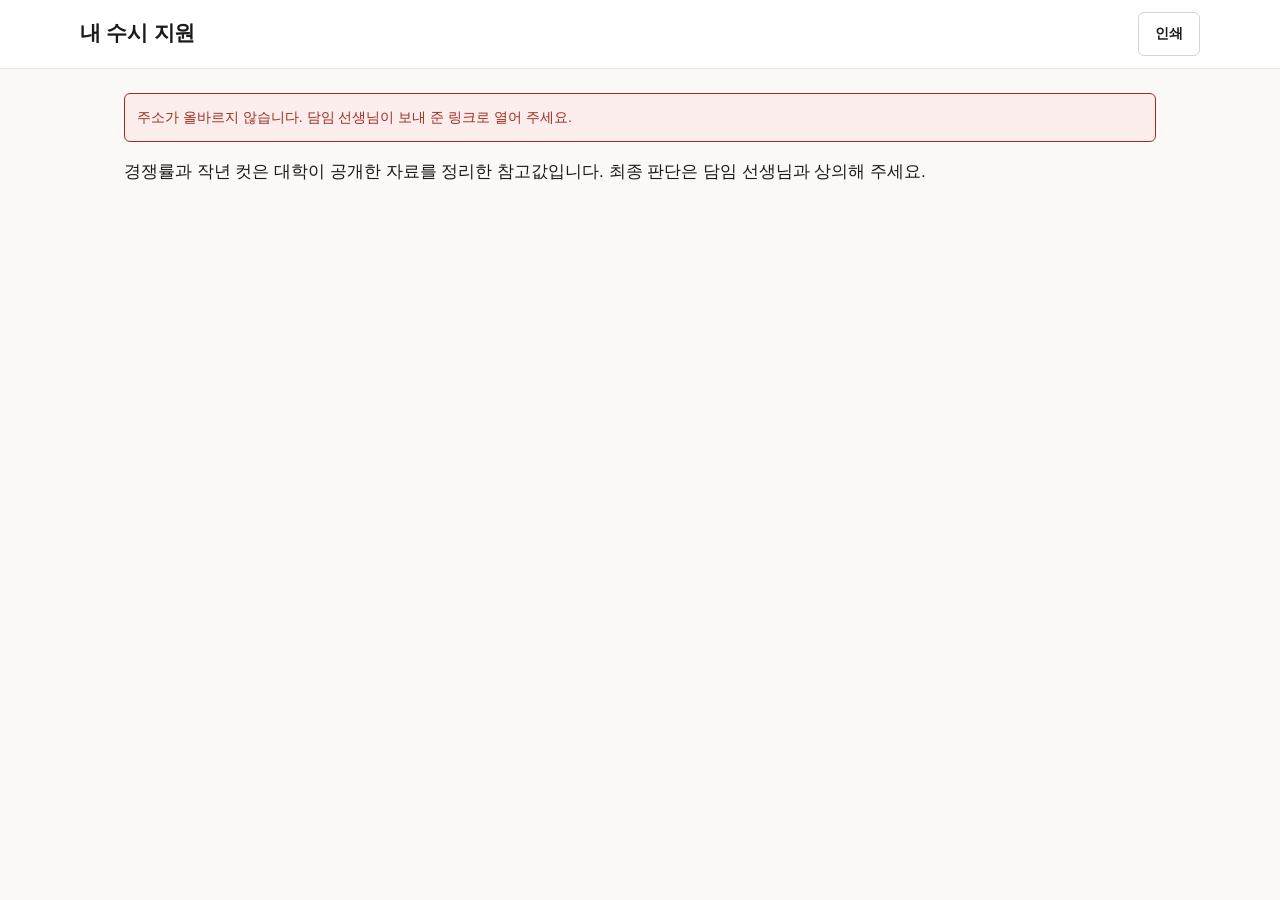
<file: student.html>
<!DOCTYPE html>
<html lang="ko">
<head>
<meta charset="UTF-8">
<meta name="viewport" content="width=device-width, initial-scale=1">
<title>내 수시 지원 · 나주고 3학년</title>
<!-- 파비콘을 안 두면 브라우저가 /favicon.ico 를 찾다 404 를 남긴다. 콘솔이 지저분하면
     진짜 오류를 못 알아본다. 파일을 더 두지 않으려고 데이터 URI 로 박아 둔다. -->
<link rel="icon" href="data:image/svg+xml,%3Csvg xmlns='http://www.w3.org/2000/svg' viewBox='0 0 16 16'%3E%3Ctext y='13' font-size='14'%3E%F0%9F%93%8B%3C/text%3E%3C/svg%3E">
<link rel="stylesheet" href="board/style.css">
</head>
<body class="student">

<header class="bar">
  <div class="bar-in">
    <div>
      <h1>내 수시 지원</h1>
      <p class="sub" id="who">불러오는 중</p>
    </div>
    <div class="bar-tools">
      <button class="btn" id="print" type="button">인쇄</button>
    </div>
  </div>
</header>

<main class="wrap">
  <div id="me"></div>
  <!-- 카드 상세 — 보드(board.html)와 같은 덮개를 쓴다 -->
  <div class="overlay" id="detail" hidden></div>
  <p class="hint" id="foot">
    경쟁률과 작년 컷은 대학이 공개한 자료를 정리한 참고값입니다.
    최종 판단은 담임 선생님과 상의해 주세요.
  </p>
</main>

<script type="module">
import * as api from './board/api.js';
import { start } from './board/student.js';

// iOS 사파리는 터치 리스너가 없으면 :active 가 발화하지 않는다
document.addEventListener('touchstart', () => {}, { passive: true });
// 덮개의 빈 자리를 누르면 닫힌다 — 보드와 같은 버릇
document.getElementById('detail').addEventListener('click', (e) => {
  if (e.target === e.currentTarget) { e.currentTarget.hidden = true; e.currentTarget.textContent = ''; }
});
document.getElementById('print').onclick = () => window.print();

const params = new URLSearchParams(location.search);
const token = params.get('s') || params.get('token') || '';

if (params.has('demo')) {
  // ?demo=1 은 3201, ?demo=3204 처럼 학번을 주면 그 학생 — 전문대 지원·후보 자리를 볼 때
  const { studentDemoFor } = await import('./board/demo.js');
  start('demo', studentDemoFor(params.get('demo')), { timing: params.has('t') });
} else if (!token) {
  document.getElementById('me').innerHTML =
    '<p class="note error">주소가 올바르지 않습니다. 담임 선생님이 보내 준 링크로 열어 주세요.</p>';
  document.getElementById('who').textContent = '';
} else {
  // 학생 링크에는 Apps Script 주소가 함께 들어온다. 없으면 이 브라우저에 저장된 것을 쓴다.
  const url = params.get('api');
  // 링크가 준 주소는 이 화면에서만 쓴다. 브라우저에 남기면 교사 보드가 이 주소로 바뀐다.
  if (url) api.configure(url, { persist: false });
  // ?t=1 을 붙이면 어디서 시간이 갔는지 맨 위에 적힌다 — 느리다는 말을 들었을 때
  start(token, null, { timing: params.has('t') });
}
</script>

</body>
</html>
</file>
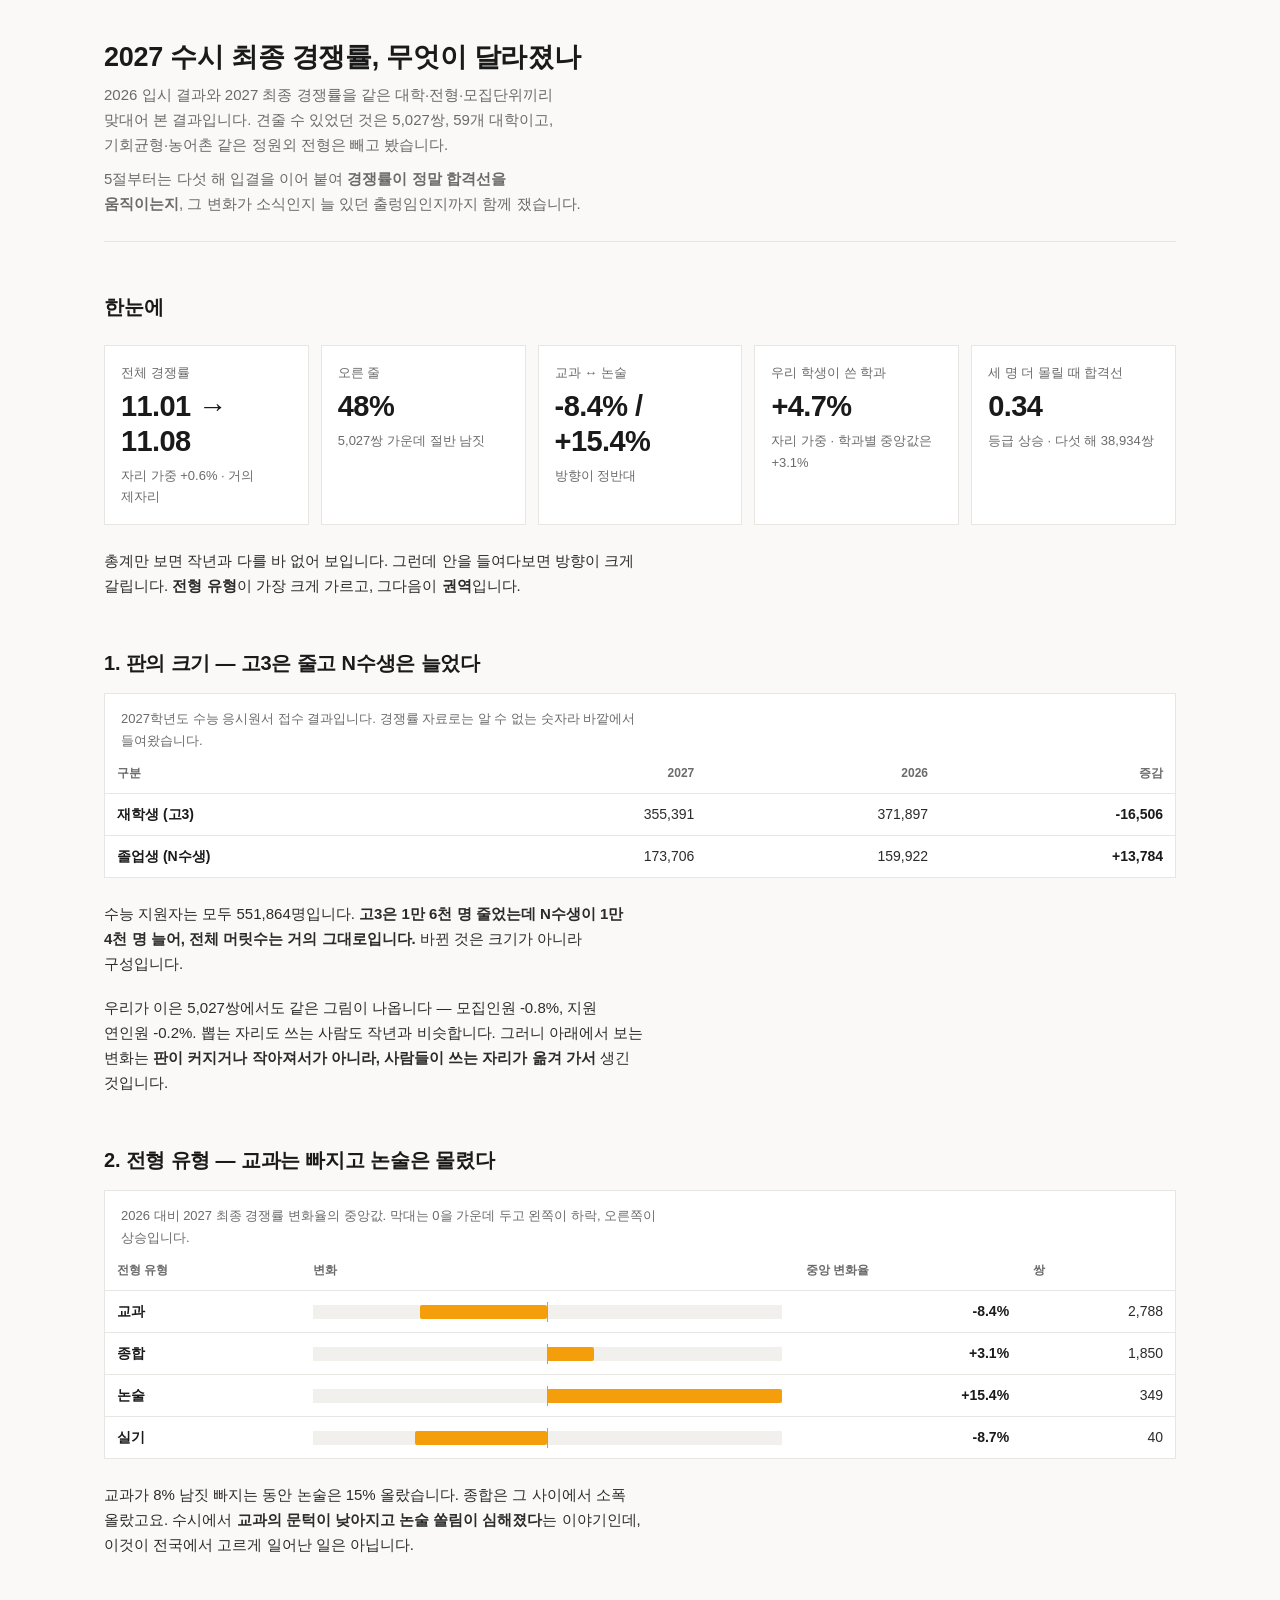
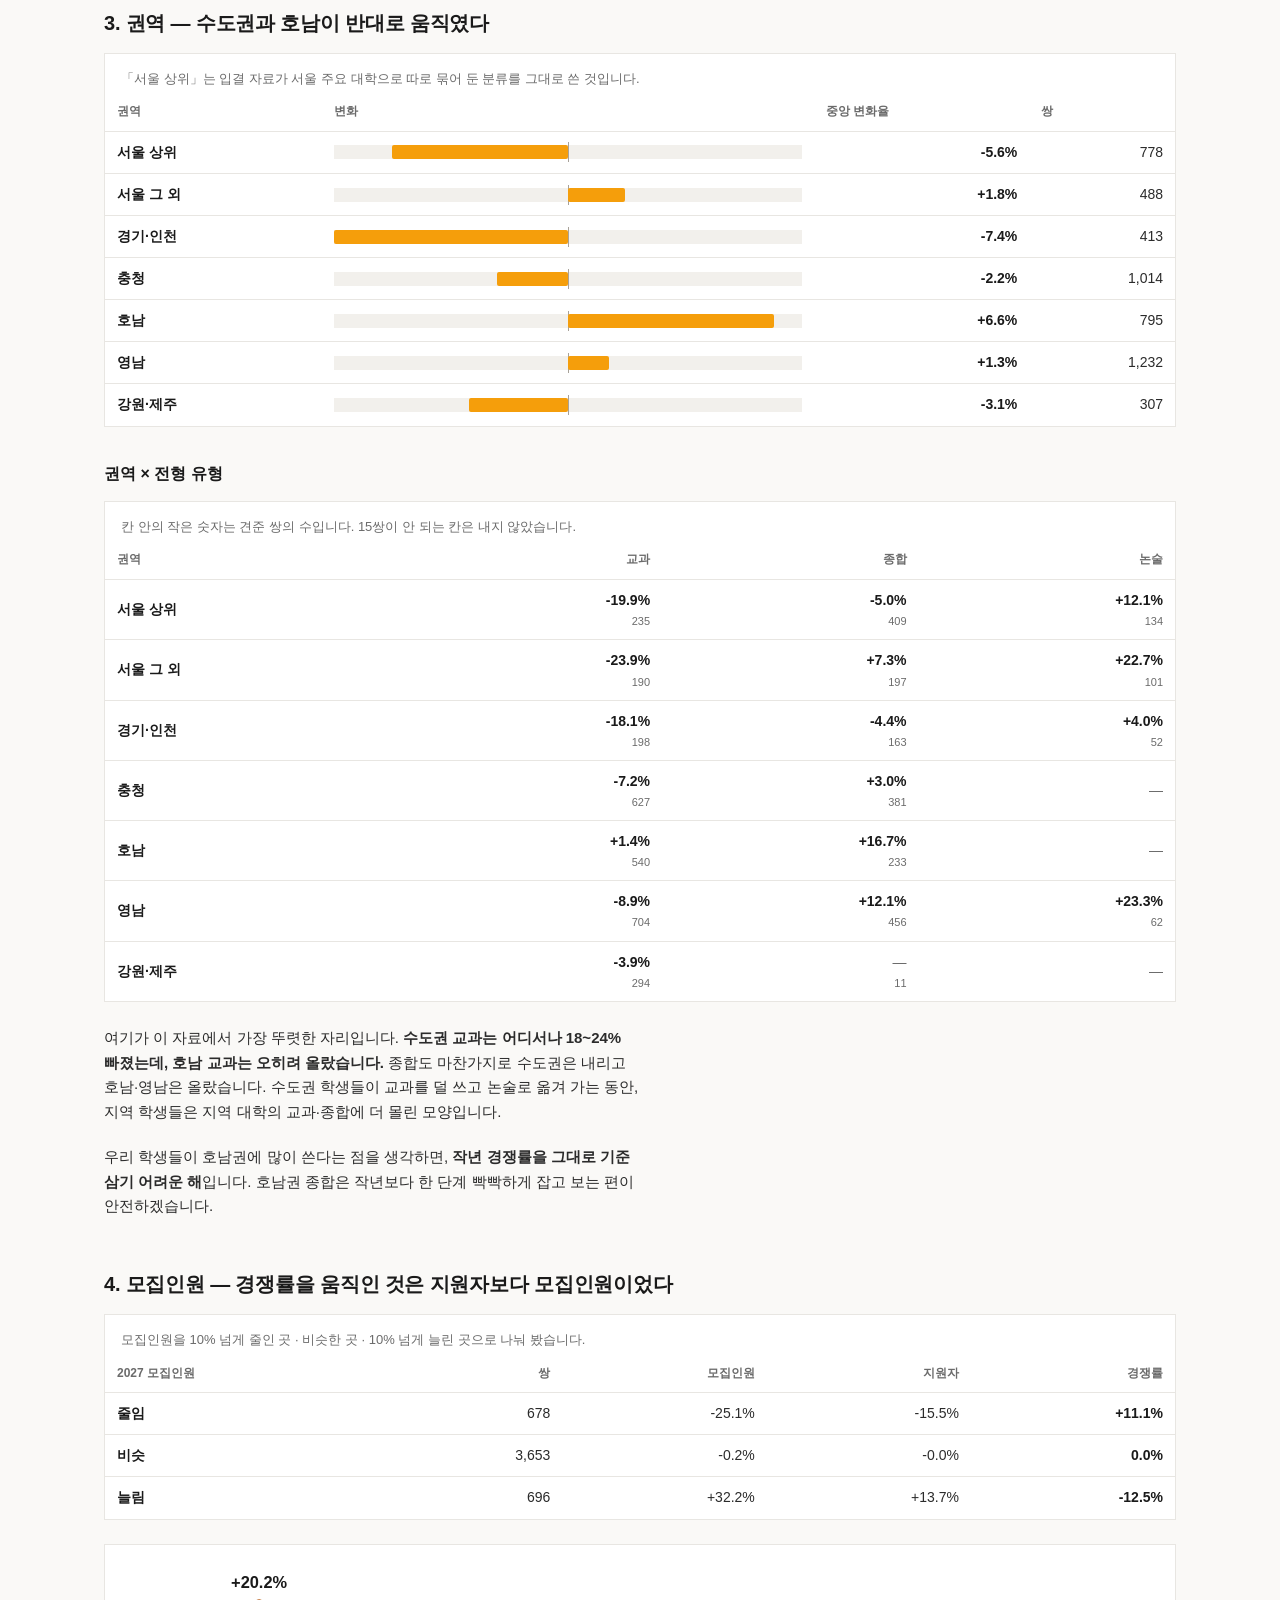
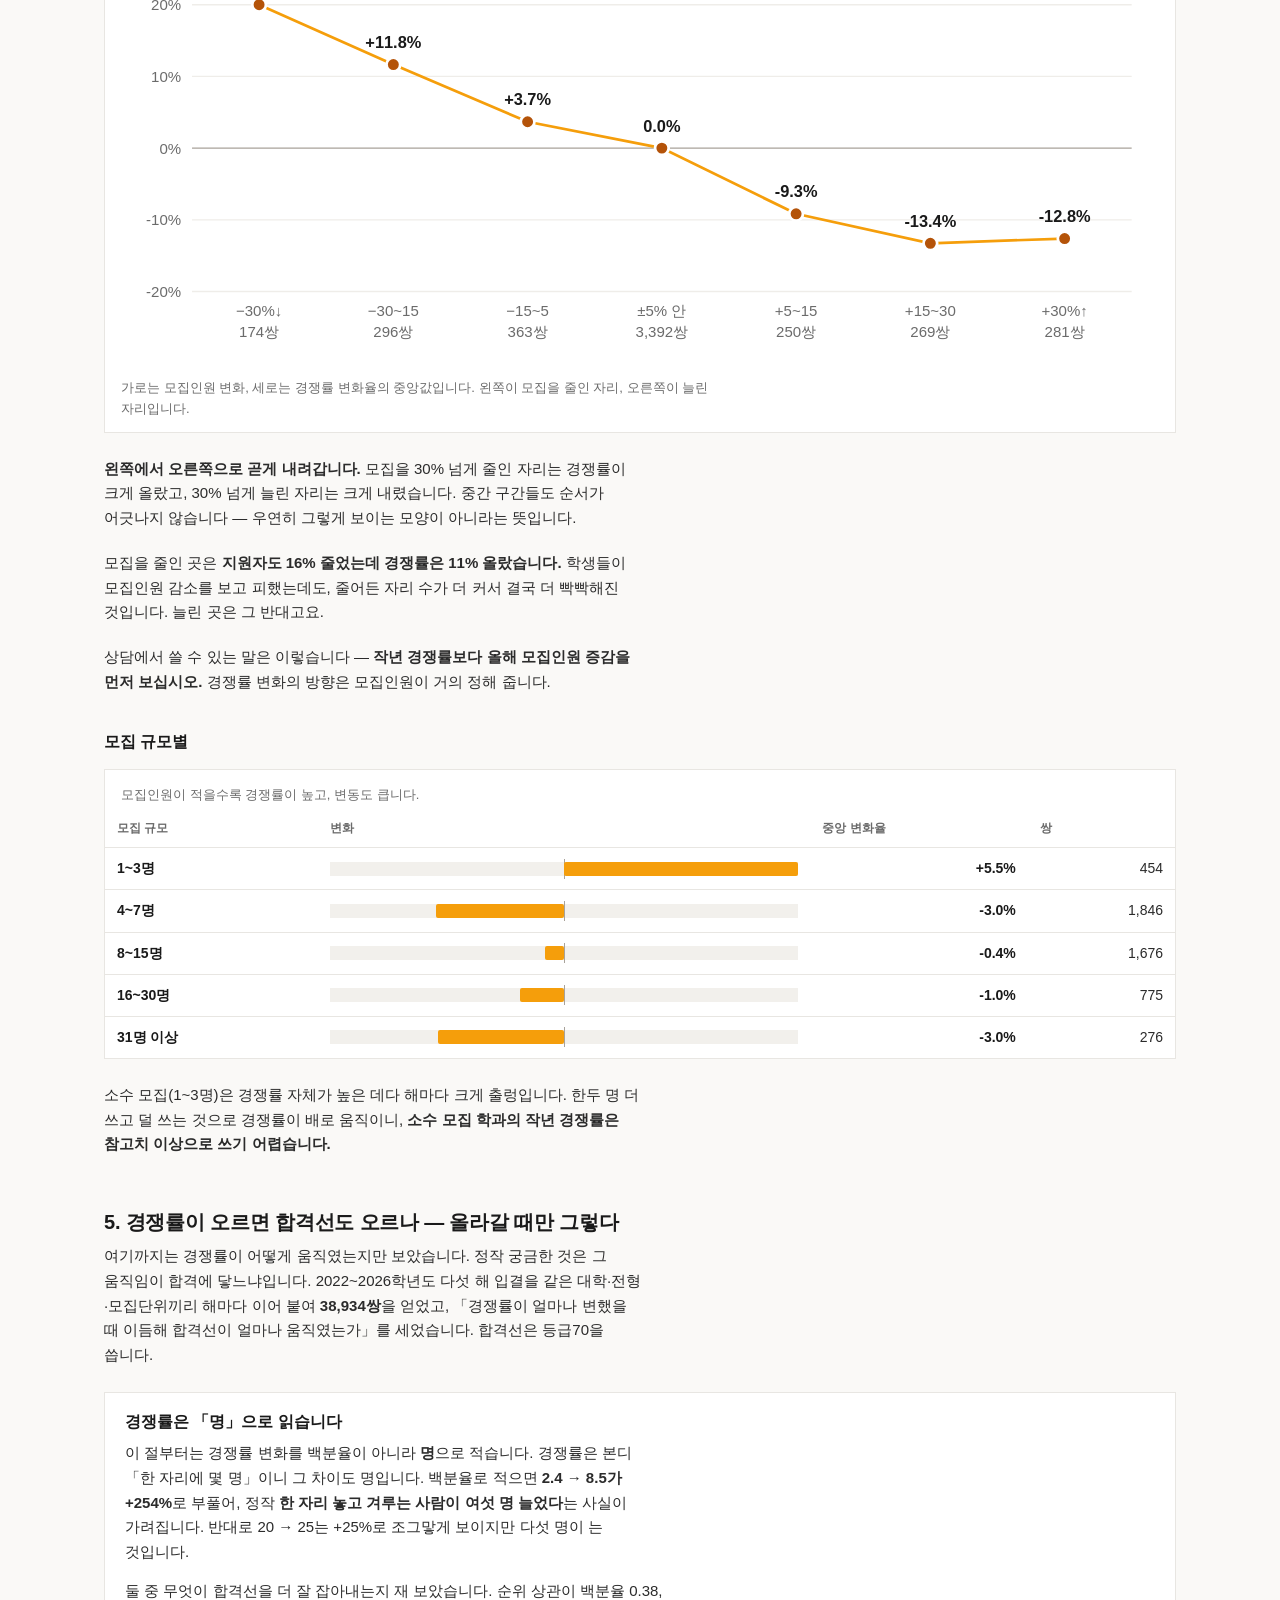
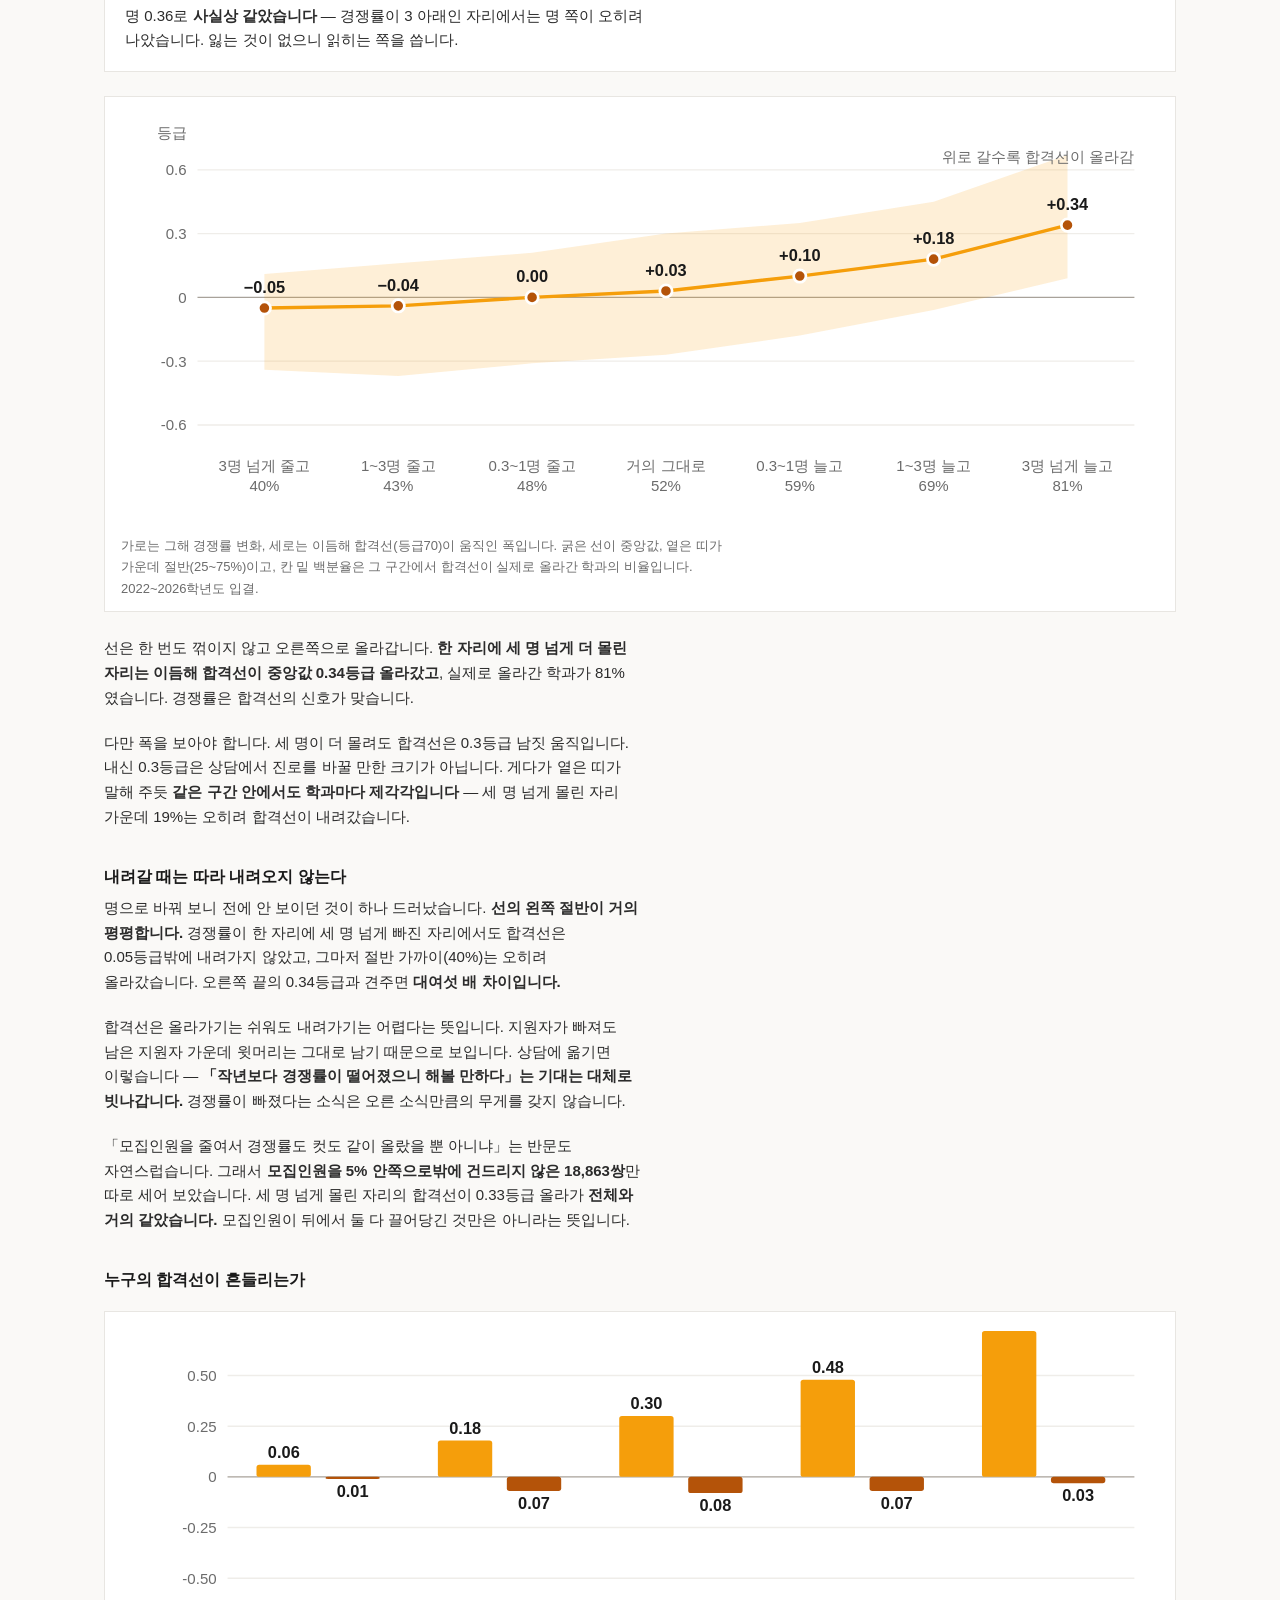
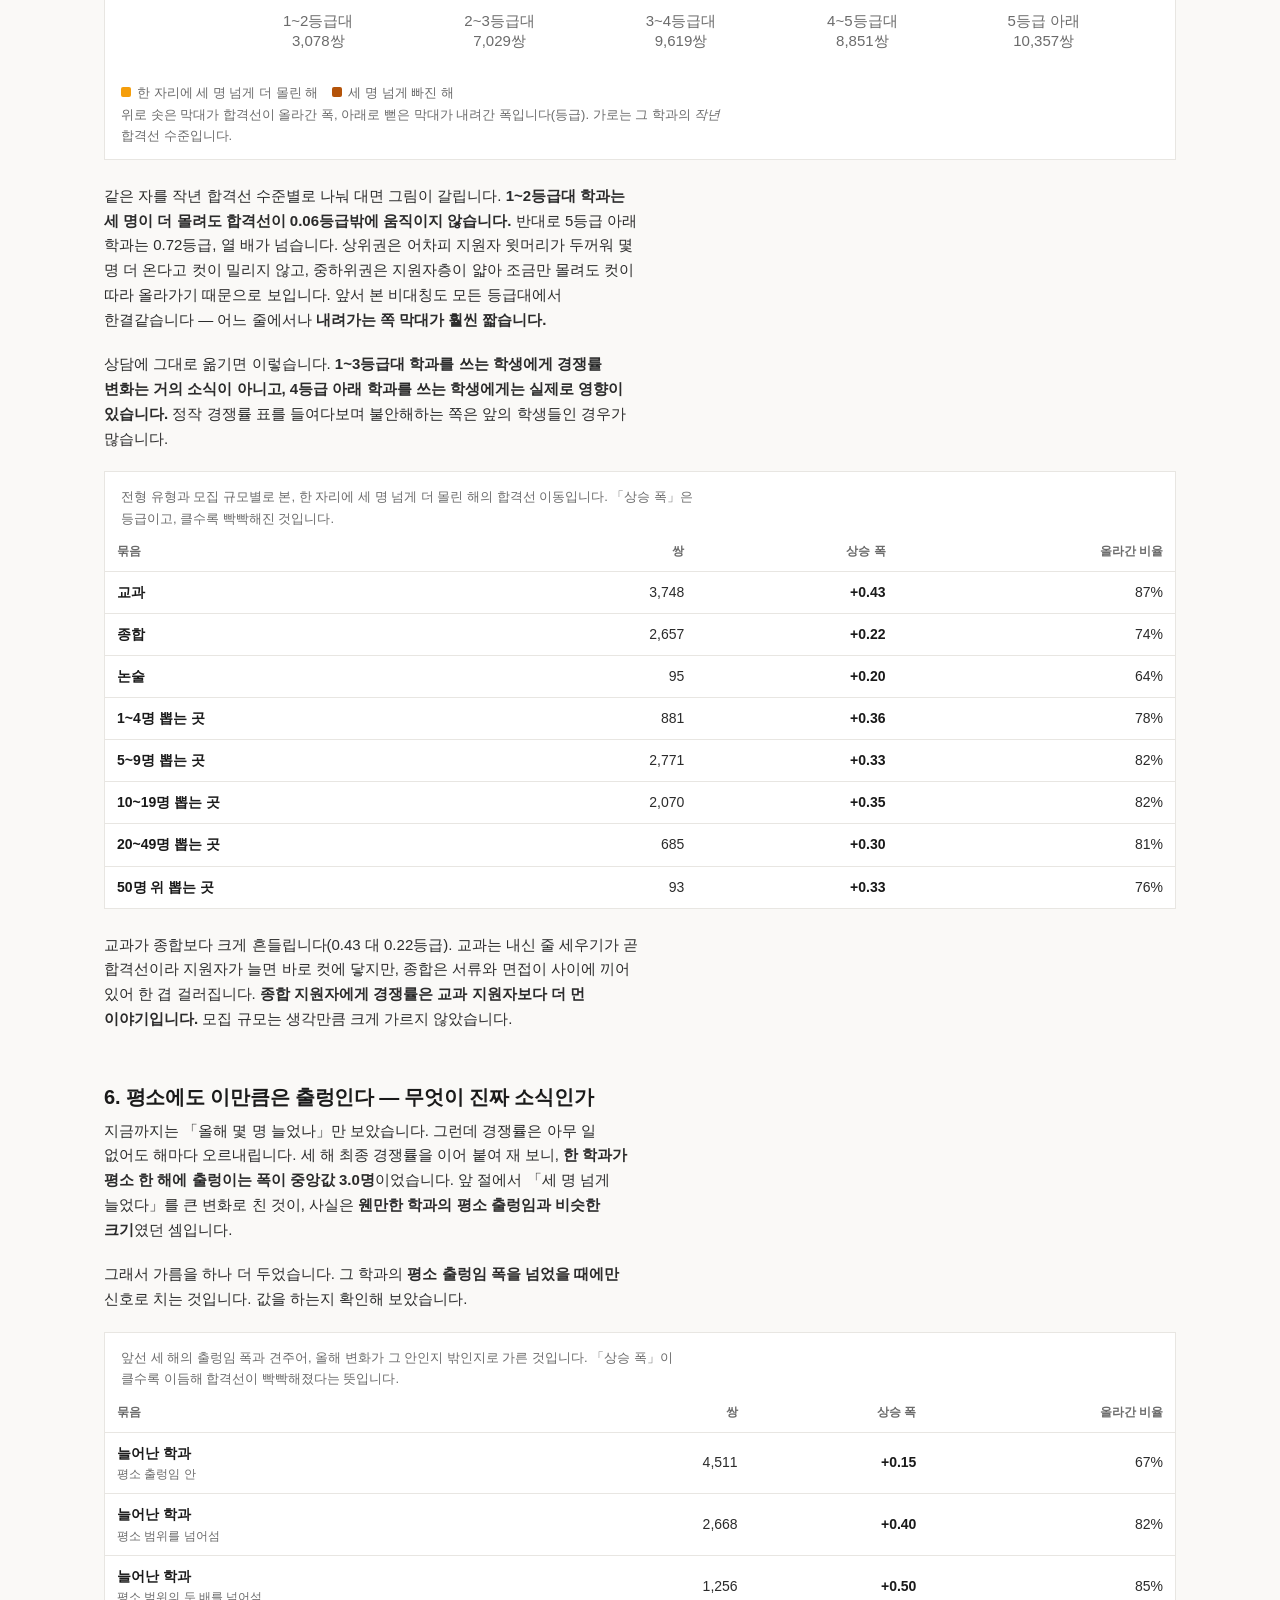
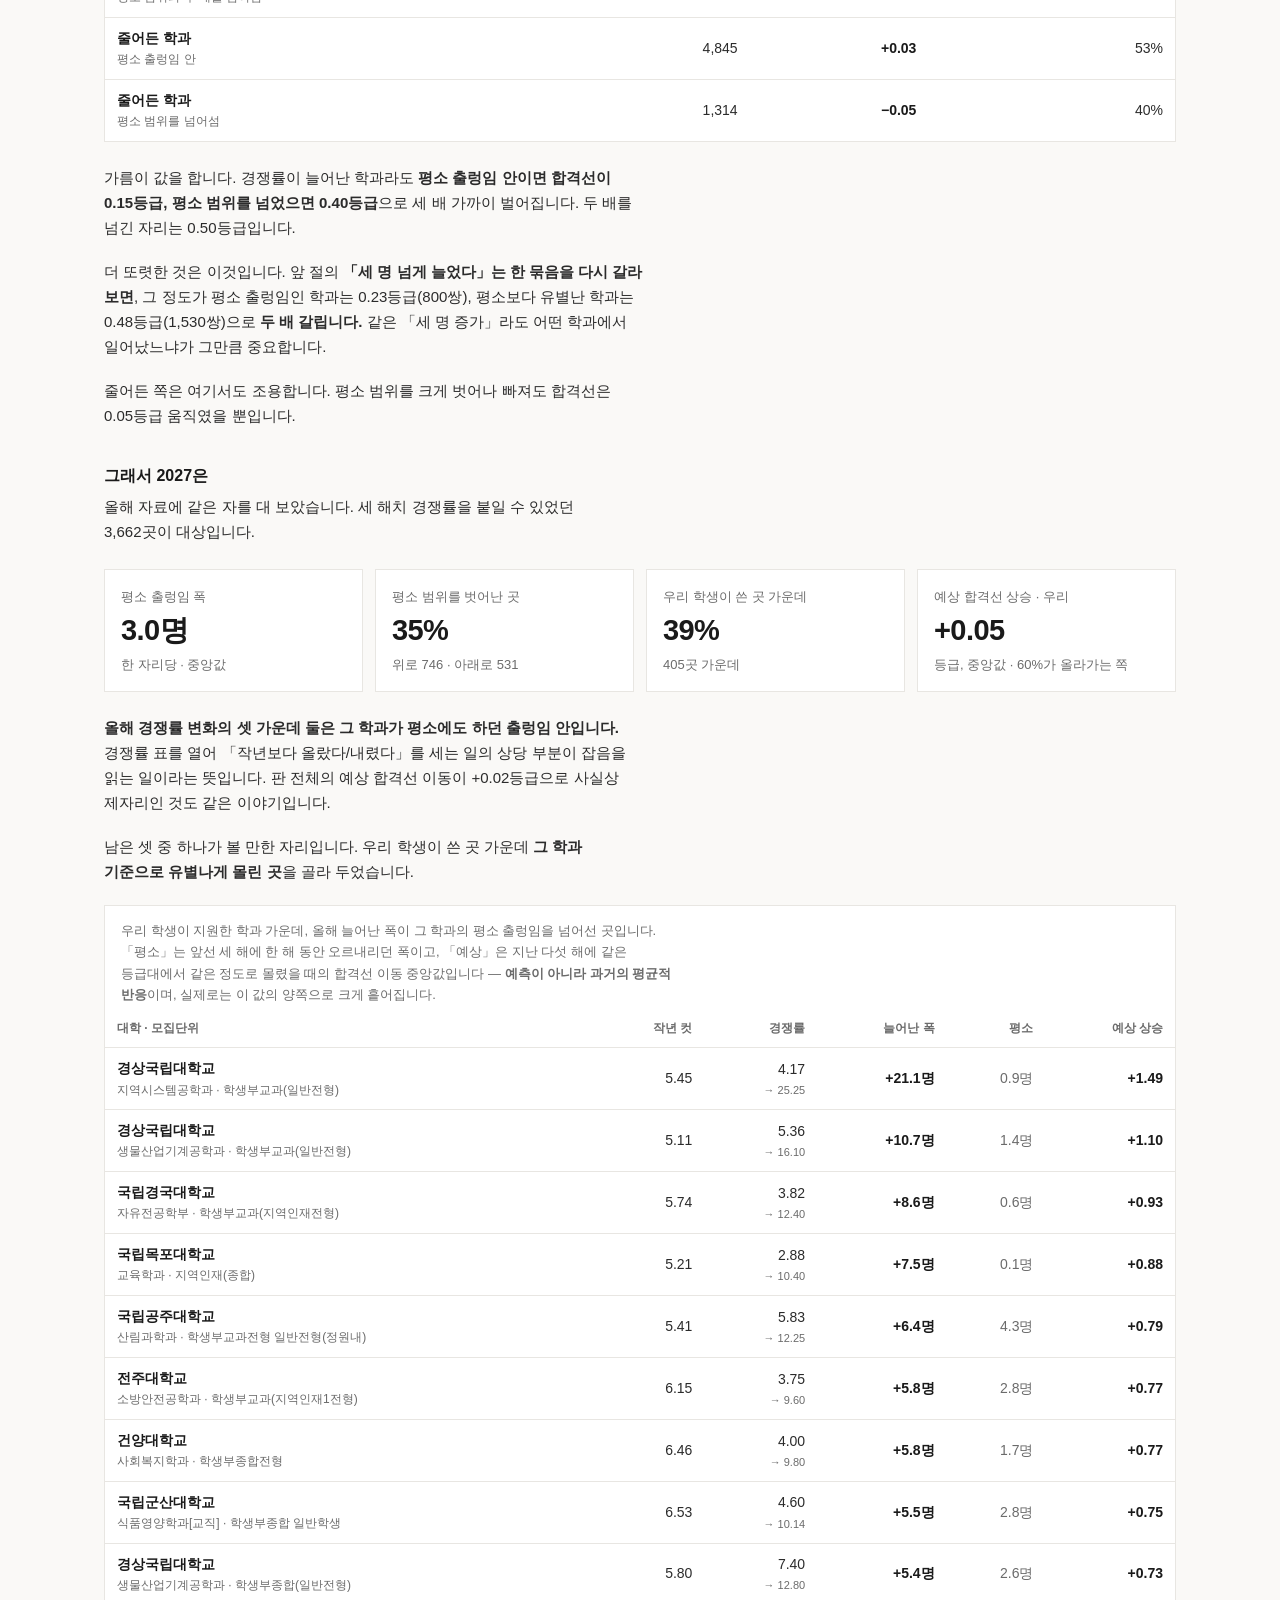
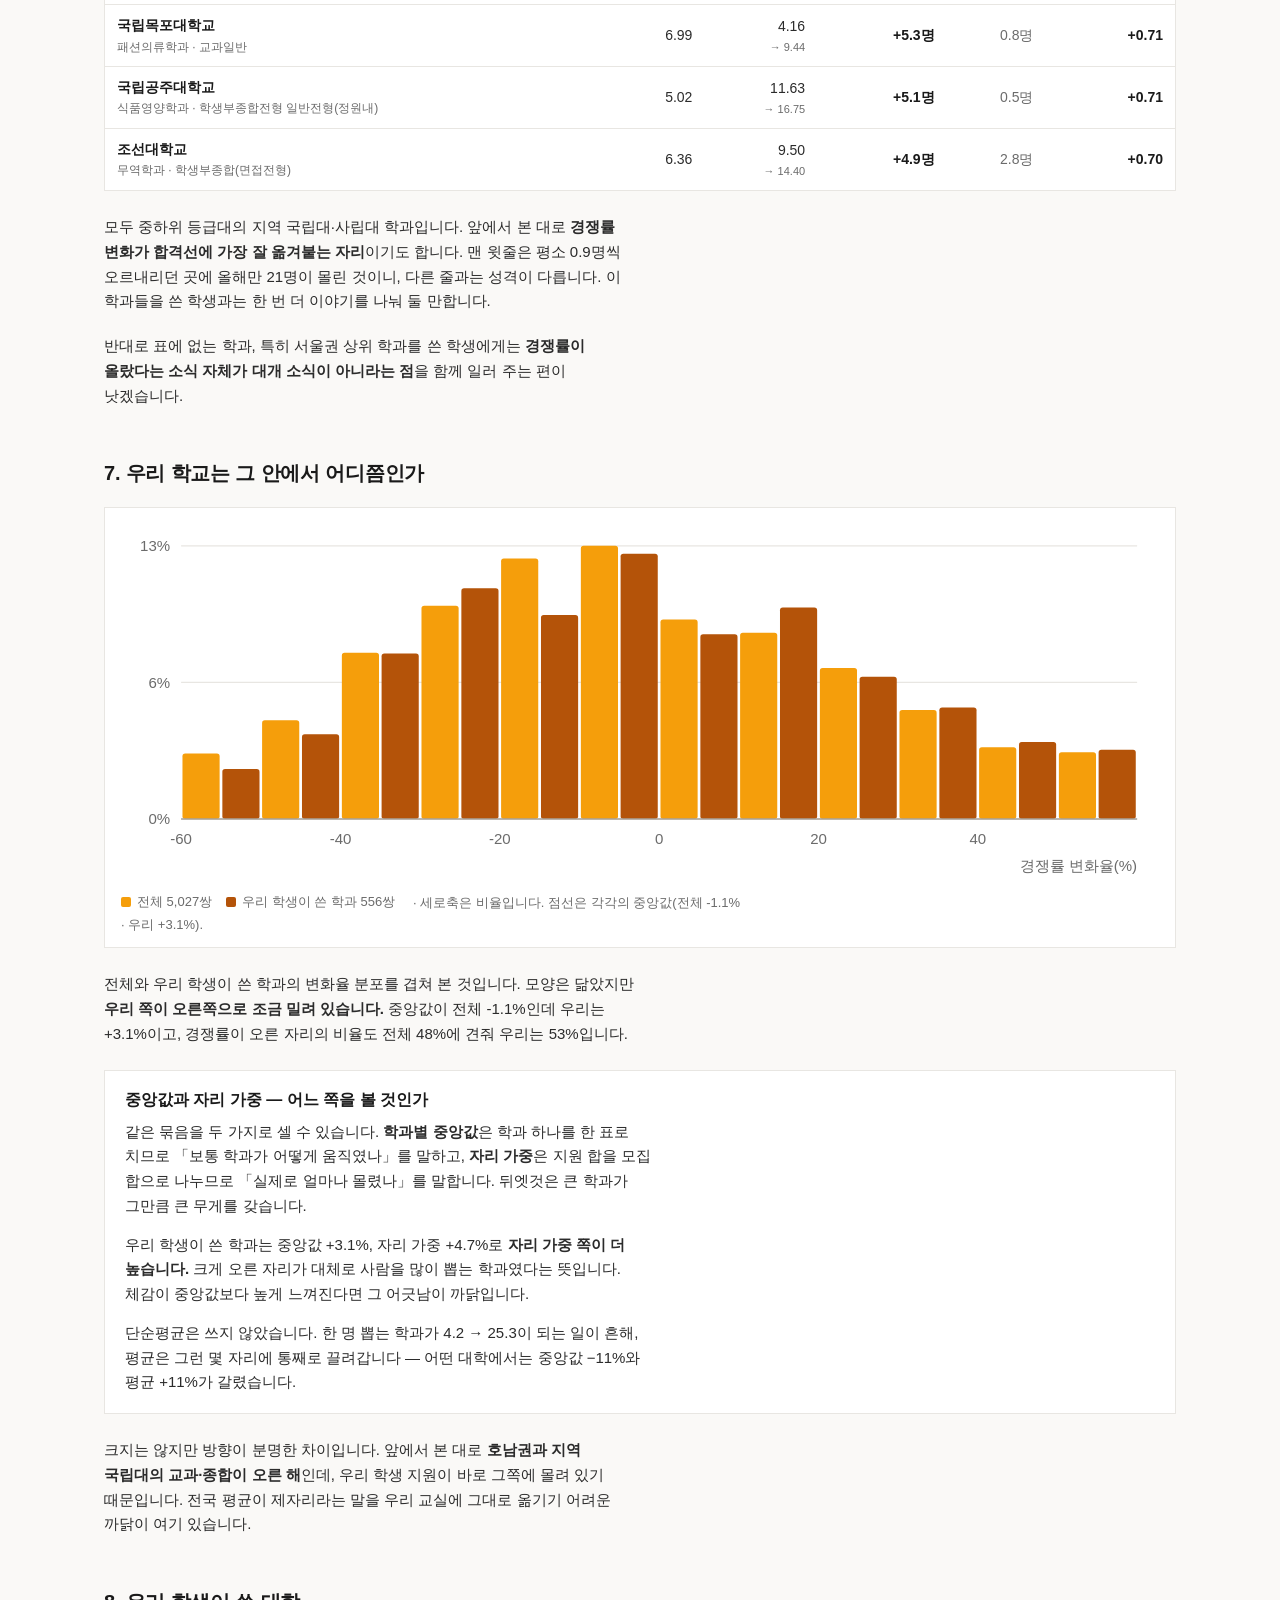
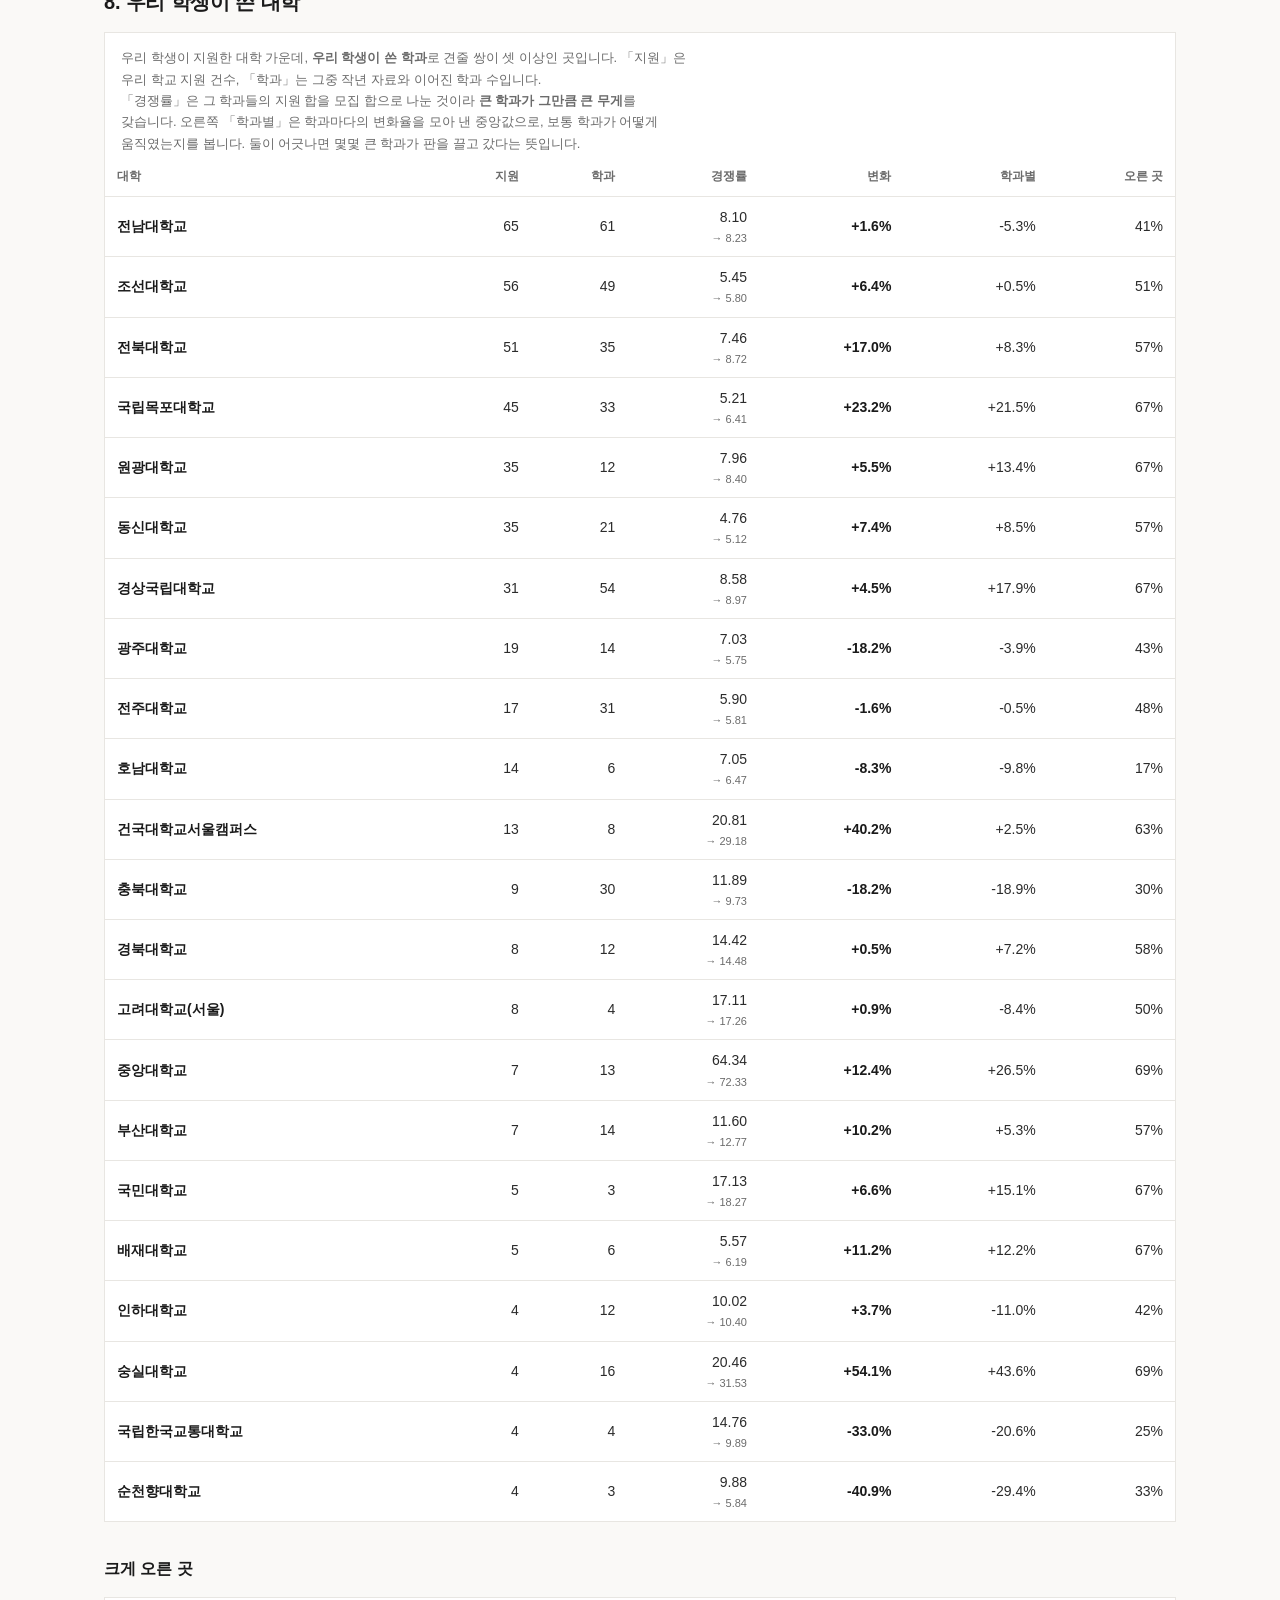
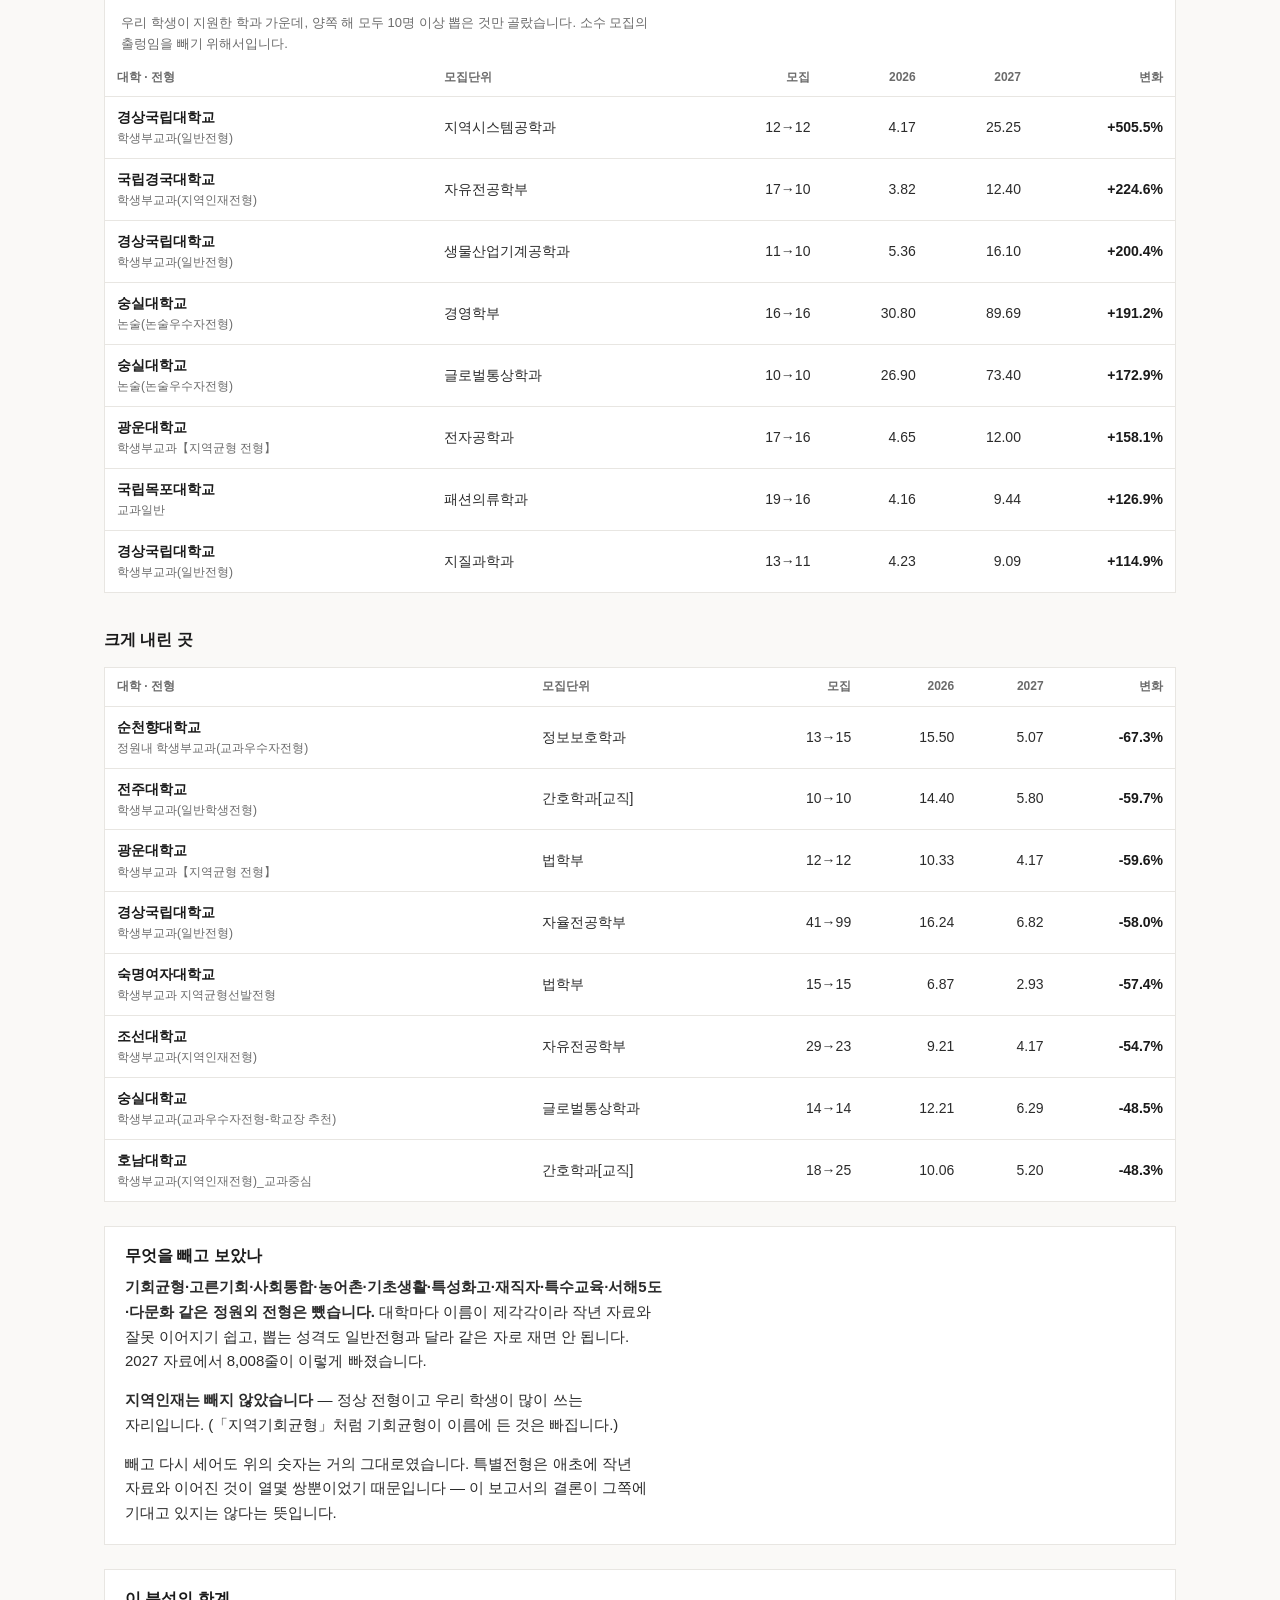
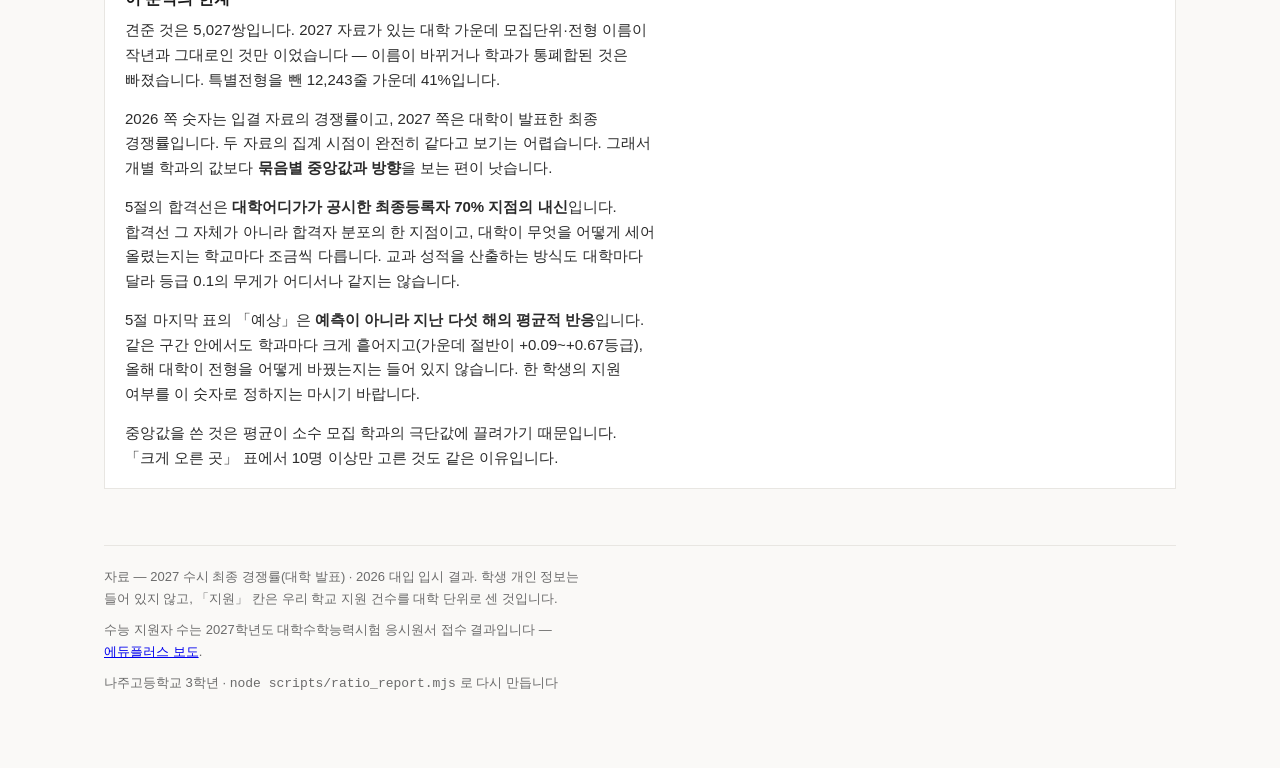
<file: 경쟁률분석.html>
<!doctype html>
<html lang="ko">
<head>
<meta charset="utf-8">
<meta name="viewport" content="width=device-width, initial-scale=1">
<title>2027 수시 최종 경쟁률 변화 분석</title>
<style>
:root {
  --bg:#FAF9F7; --surface:#FFFFFF; --line:#E8E6E2; --ink:#1A1A1A; --ink2:#2B2B2B;
  --sub:#6B6B6B; --amber:#F59E0B;
}
* { box-sizing:border-box; }
html { -webkit-text-size-adjust:100%; }
body {
  margin:0; background:var(--bg); color:var(--ink2);
  font-family:Pretendard,-apple-system,BlinkMacSystemFont,'Apple SD Gothic Neo','Malgun Gothic',sans-serif;
  font-size:15px; line-height:1.65; word-break:keep-all;
  overflow-wrap:break-word; overflow-wrap:anywhere;
  font-variant-numeric:tabular-nums;
}
.wrap { max-width:1120px; margin:0 auto; padding:40px 24px 64px; }
header { padding-bottom:24px; border-bottom:1px solid var(--line); margin-bottom:8px; }
h1 { font-size:27px; line-height:1.3; font-weight:700; color:var(--ink); margin:0 0 8px; letter-spacing:-0.01em; }
.lede { max-width:32em; color:var(--sub); margin:0 0 10px; }
.lede:last-child { margin-bottom:0; }
h2 { font-size:20px; line-height:1.35; font-weight:700; color:var(--ink); margin:52px 0 8px; letter-spacing:-0.01em; }
h3 { font-size:16px; line-height:1.4; font-weight:600; color:var(--ink); margin:36px 0 8px; }
p { max-width:36em; margin:0 0 20px; }
h2 + p, h3 + p, .note h3 + p { margin-top:4px; }
.cards { display:grid; grid-template-columns:repeat(auto-fit,minmax(168px,1fr)); gap:12px; margin:24px 0; }
.card { background:var(--surface); border:1px solid var(--line); padding:16px; }
.card .k { font-size:13px; color:var(--sub); margin:0 0 6px; }
.card .v { font-size:29px; font-weight:700; color:var(--ink); line-height:1.2; margin:0; letter-spacing:-0.02em; }
.card .n { font-size:13px; color:var(--sub); margin:6px 0 0; }
.tw { overflow-x:auto; margin:16px 0 24px; border:1px solid var(--line); background:var(--surface); }
table { border-collapse:collapse; width:100%; font-size:14px; }
caption { text-align:left; padding:14px 16px 4px; font-size:13px; color:var(--sub); line-height:1.65; }
/* 표 설명은 표 폭을 따라가면 안 된다 — 좁은 화면에서 옆으로 밀려 읽히지 않는다.
   스크롤 래퍼 왼쪽에 붙여 두고 화면 폭 안으로 가둔다. */
.capin { display:block; position:sticky; left:0; max-width:44em;
  width:min(100%, calc(100vw - 66px)); }
th,td { padding:9px 12px; border-bottom:1px solid var(--line); text-align:left; vertical-align:middle; }
thead th { font-size:12px; font-weight:600; color:var(--sub); white-space:nowrap; background:var(--surface); }
tbody th { font-weight:600; color:var(--ink); white-space:nowrap; }
/* 좁은 화면에서 가로로 밀 때 이름 열은 붙들어 둔다 */
@media (max-width:640px) {
  tbody th[scope="row"], thead th:first-child {
    position:sticky; left:0; z-index:10; background:var(--surface);
    box-shadow:1px 0 0 var(--line); }
}
tbody th small { display:block; font-weight:400; font-size:12px; color:var(--sub); white-space:normal; }
tbody tr:last-child th, tbody tr:last-child td { border-bottom:0; }
.num { text-align:right; white-space:nowrap; }
.num small { display:block; font-size:11px; color:var(--sub); font-weight:400; }
.strong { font-weight:700; color:var(--ink); }
.muted { color:var(--sub); }
td.bar { width:46%; min-width:220px; }
.track { position:relative; display:block; height:14px; background:#F2F0EC; }
.zero { position:absolute; left:50%; top:-3px; bottom:-3px; width:1px; background:#A8A29A; }
.fill { position:absolute; top:0; bottom:0; background:var(--amber); border-radius:2px; }
.fig { margin:20px 0 24px; padding:16px 16px 12px; background:var(--surface); border:1px solid var(--line); }
.fig svg { display:block; }
.fig figcaption { margin-top:12px; font-size:13px; color:var(--sub); line-height:1.65; max-width:48em; }
.key { display:inline-flex; align-items:center; margin-right:14px; white-space:nowrap; }
.sw { display:inline-block; width:10px; height:10px; margin-right:6px; border-radius:2px; }
.ax { font-size:11px; fill:#6B6B6B; font-family:inherit; }
.val { font-size:12px; font-weight:700; fill:#1A1A1A; font-family:inherit; }
.note { background:var(--surface); border:1px solid var(--line); padding:18px 20px; margin:24px 0; }
.note p { margin:0 0 14px; max-width:36em; }
.note p:last-child { margin-bottom:0; }
.note h3 { margin:0 0 8px; }
footer { margin-top:56px; padding-top:20px; border-top:1px solid var(--line); color:var(--sub); font-size:13px; }
footer p { max-width:38em; margin:0 0 10px; line-height:1.65; }
@media (max-width:640px) {
  .wrap { padding:28px 16px 48px; }
  h1 { font-size:23px; }
  td.bar { display:none; }
}
@media print {
  body { background:#fff; color:#000; font-size:10.5pt; }
  .wrap { max-width:none; padding:0; }
  .tw { overflow:visible; }
  .track { border:1px solid #999; }
  .fill { background:#666; -webkit-print-color-adjust:exact; print-color-adjust:exact; }
  tr { page-break-inside:avoid; }
  h2 { page-break-after:avoid; }
}
</style>
</head>
<body>
<div class="wrap">
<header>
  <h1>2027 수시 최종 경쟁률, 무엇이 달라졌나</h1>
  <p class="lede">2026 입시 결과와 2027 최종 경쟁률을 같은 대학·전형·모집단위끼리 맞대어 본 결과입니다. 견줄 수 있었던 것은 5,027쌍, 59개 대학이고, 기회균형·농어촌 같은 정원외 전형은 빼고&nbsp;봤습니다.</p>
  <p class="lede">5절부터는 다섯 해 입결을 이어 붙여 <strong>경쟁률이 정말 합격선을 움직이는지</strong>, 그 변화가 소식인지 늘 있던 출렁임인지까지 함께&nbsp;쟀습니다.</p>
</header>

<h2>한눈에</h2>
<div class="cards">
  <div class="card"><p class="k">전체 경쟁률</p><p class="v">11.01 → 11.08</p><p class="n">자리 가중 +0.6% · 거의 제자리</p></div>
  <div class="card"><p class="k">오른 줄</p><p class="v">48%</p><p class="n">5,027쌍 가운데 절반 남짓</p></div>
  <div class="card"><p class="k">교과 ↔ 논술</p><p class="v">-8.4% / +15.4%</p><p class="n">방향이 정반대</p></div>
  <div class="card"><p class="k">우리 학생이 쓴 학과</p><p class="v">+4.7%</p><p class="n">자리 가중 · 학과별 중앙값은 +3.1%</p></div>
  <div class="card"><p class="k">세 명 더 몰릴 때 합격선</p><p class="v">0.34</p><p class="n">등급 상승 · 다섯 해 38,934쌍</p></div>
</div>
<p>총계만 보면 작년과 다를 바 없어 보입니다. 그런데 안을 들여다보면 방향이 크게 갈립니다. <strong>전형 유형</strong>이 가장 크게 가르고, 그다음이 <strong>권역</strong>입니다.</p>

<h2>1. 판의 크기 — 고3은 줄고 N수생은 늘었다</h2>
<div class="tw"><table>
  <caption><span class="capin">2027학년도 수능 응시원서 접수 결과입니다. 경쟁률 자료로는 알 수 없는 숫자라 바깥에서 들여왔습니다.</span></caption>
  <thead><tr><th scope="col">구분</th><th scope="col" class="num">2027</th><th scope="col" class="num">2026</th><th scope="col" class="num">증감</th></tr></thead>
  <tbody>
<tr><th scope="row">재학생 (고3)</th><td class="num">355,391</td><td class="num">371,897</td><td class="num strong">-16,506</td></tr>
<tr><th scope="row">졸업생 (N수생)</th><td class="num">173,706</td><td class="num">159,922</td><td class="num strong">+13,784</td></tr>
  </tbody>
</table></div>
<p>수능 지원자는 모두 551,864명입니다. <strong>고3은 1만 6천 명 줄었는데 N수생이 1만 4천 명 늘어, 전체 머릿수는 거의 그대로입니다.</strong> 바뀐 것은 크기가 아니라 구성입니다.</p>
<p>우리가 이은 5,027쌍에서도 같은 그림이 나옵니다 — 모집인원 -0.8%, 지원 연인원 -0.2%. 뽑는 자리도 쓰는 사람도 작년과 비슷합니다. 그러니 아래에서 보는 변화는 <strong>판이 커지거나 작아져서가 아니라, 사람들이 쓰는 자리가 옮겨 가서</strong> 생긴 것입니다.</p>

<h2>2. 전형 유형 — 교과는 빠지고 논술은 몰렸다</h2>
<div class="tw"><table>
  <caption><span class="capin">2026 대비 2027 최종 경쟁률 변화율의 중앙값. 막대는 0을 가운데 두고 왼쪽이 하락, 오른쪽이 상승입니다.</span></caption>
  <thead><tr><th scope="col">전형 유형</th><th scope="col">변화</th><th scope="col">중앙 변화율</th><th scope="col">쌍</th></tr></thead>
  <tbody>
<tr><th scope="row">교과</th><td class="bar"><span class="track"><span class="zero"></span><span class="fill" style="left:22.80%;width:27.20%"></span></span></td><td class="num strong">-8.4%</td><td class="num">2,788</td></tr>
<tr><th scope="row">종합</th><td class="bar"><span class="track"><span class="zero"></span><span class="fill" style="left:50.00%;width:10.02%"></span></span></td><td class="num strong">+3.1%</td><td class="num">1,850</td></tr>
<tr><th scope="row">논술</th><td class="bar"><span class="track"><span class="zero"></span><span class="fill" style="left:50.00%;width:50.00%"></span></span></td><td class="num strong">+15.4%</td><td class="num">349</td></tr>
<tr><th scope="row">실기</th><td class="bar"><span class="track"><span class="zero"></span><span class="fill" style="left:21.70%;width:28.30%"></span></span></td><td class="num strong">-8.7%</td><td class="num">40</td></tr>
  </tbody>
</table></div>
<p>교과가 8% 남짓 빠지는 동안 논술은 15% 올랐습니다. 종합은 그 사이에서 소폭 올랐고요. 수시에서 <strong>교과의 문턱이 낮아지고 논술 쏠림이 심해졌다</strong>는 이야기인데, 이것이 전국에서 고르게 일어난 일은 아닙니다.</p>

<h2>3. 권역 — 수도권과 호남이 반대로 움직였다</h2>
<div class="tw"><table>
  <caption><span class="capin">「서울 상위」는 입결 자료가 서울 주요 대학으로 따로 묶어 둔 분류를 그대로 쓴 것입니다.</span></caption>
  <thead><tr><th scope="col">권역</th><th scope="col">변화</th><th scope="col">중앙 변화율</th><th scope="col">쌍</th></tr></thead>
  <tbody>
<tr><th scope="row">서울 상위</th><td class="bar"><span class="track"><span class="zero"></span><span class="fill" style="left:12.39%;width:37.61%"></span></span></td><td class="num strong">-5.6%</td><td class="num">778</td></tr>
<tr><th scope="row">서울 그 외</th><td class="bar"><span class="track"><span class="zero"></span><span class="fill" style="left:50.00%;width:12.33%"></span></span></td><td class="num strong">+1.8%</td><td class="num">488</td></tr>
<tr><th scope="row">경기·인천</th><td class="bar"><span class="track"><span class="zero"></span><span class="fill" style="left:0.00%;width:50.00%"></span></span></td><td class="num strong">-7.4%</td><td class="num">413</td></tr>
<tr><th scope="row">충청</th><td class="bar"><span class="track"><span class="zero"></span><span class="fill" style="left:34.97%;width:15.03%"></span></span></td><td class="num strong">-2.2%</td><td class="num">1,014</td></tr>
<tr><th scope="row">호남</th><td class="bar"><span class="track"><span class="zero"></span><span class="fill" style="left:50.00%;width:44.15%"></span></span></td><td class="num strong">+6.6%</td><td class="num">795</td></tr>
<tr><th scope="row">영남</th><td class="bar"><span class="track"><span class="zero"></span><span class="fill" style="left:50.00%;width:8.72%"></span></span></td><td class="num strong">+1.3%</td><td class="num">1,232</td></tr>
<tr><th scope="row">강원·제주</th><td class="bar"><span class="track"><span class="zero"></span><span class="fill" style="left:29.00%;width:21.00%"></span></span></td><td class="num strong">-3.1%</td><td class="num">307</td></tr>
  </tbody>
</table></div>

<h3>권역 × 전형 유형</h3>
<div class="tw"><table>
  <caption><span class="capin">칸 안의 작은 숫자는 견준 쌍의 수입니다. 15쌍이 안 되는 칸은 내지 않았습니다.</span></caption>
  <thead><tr><th scope="col">권역</th><th scope="col" class="num">교과</th><th scope="col" class="num">종합</th><th scope="col" class="num">논술</th></tr></thead>
  <tbody>
<tr><th scope="row">서울 상위</th><td class="num strong">-19.9%<small>235</small></td><td class="num strong">-5.0%<small>409</small></td><td class="num strong">+12.1%<small>134</small></td></tr>
<tr><th scope="row">서울 그 외</th><td class="num strong">-23.9%<small>190</small></td><td class="num strong">+7.3%<small>197</small></td><td class="num strong">+22.7%<small>101</small></td></tr>
<tr><th scope="row">경기·인천</th><td class="num strong">-18.1%<small>198</small></td><td class="num strong">-4.4%<small>163</small></td><td class="num strong">+4.0%<small>52</small></td></tr>
<tr><th scope="row">충청</th><td class="num strong">-7.2%<small>627</small></td><td class="num strong">+3.0%<small>381</small></td><td class="num muted">—</td></tr>
<tr><th scope="row">호남</th><td class="num strong">+1.4%<small>540</small></td><td class="num strong">+16.7%<small>233</small></td><td class="num muted">—</td></tr>
<tr><th scope="row">영남</th><td class="num strong">-8.9%<small>704</small></td><td class="num strong">+12.1%<small>456</small></td><td class="num strong">+23.3%<small>62</small></td></tr>
<tr><th scope="row">강원·제주</th><td class="num strong">-3.9%<small>294</small></td><td class="num muted">—<small>11</small></td><td class="num muted">—</td></tr>
  </tbody>
</table></div>
<p>여기가 이 자료에서 가장 뚜렷한 자리입니다. <strong>수도권 교과는 어디서나 18~24% 빠졌는데, 호남 교과는 오히려 올랐습니다.</strong> 종합도 마찬가지로 수도권은 내리고 호남·영남은 올랐습니다. 수도권 학생들이 교과를 덜 쓰고 논술로 옮겨 가는 동안, 지역 학생들은 지역 대학의 교과·종합에 더 몰린 모양입니다.</p>
<p>우리 학생들이 호남권에 많이 쓴다는 점을 생각하면, <strong>작년 경쟁률을 그대로 기준 삼기 어려운 해</strong>입니다. 호남권 종합은 작년보다 한 단계 빡빡하게 잡고 보는 편이 안전하겠습니다.</p>

<h2>4. 모집인원 — 경쟁률을 움직인 것은 지원자보다 모집인원이었다</h2>
<div class="tw"><table>
  <caption><span class="capin">모집인원을 10% 넘게 줄인 곳 · 비슷한 곳 · 10% 넘게 늘린 곳으로 나눠 봤습니다.</span></caption>
  <thead><tr><th scope="col">2027 모집인원</th><th scope="col" class="num">쌍</th><th scope="col" class="num">모집인원</th><th scope="col" class="num">지원자</th><th scope="col" class="num">경쟁률</th></tr></thead>
  <tbody>
<tr><th scope="row">줄임</th><td class="num">678</td><td class="num">-25.1%</td><td class="num">-15.5%</td><td class="num strong">+11.1%</td></tr>
<tr><th scope="row">비슷</th><td class="num">3,653</td><td class="num">-0.2%</td><td class="num">-0.0%</td><td class="num strong">0.0%</td></tr>
<tr><th scope="row">늘림</th><td class="num">696</td><td class="num">+32.2%</td><td class="num">+13.7%</td><td class="num strong">-12.5%</td></tr>
  </tbody>
</table></div>
<figure class="fig"><svg viewBox="0 0 760 296" role="img" width="100%" height="auto" aria-label="모집인원을 줄인 구간일수록 경쟁률 변화 중앙값이 높고, 늘린 구간일수록 낮은 내리막 선."><line x1="52" y1="242.0" x2="740" y2="242.0" stroke="#EFEDE9"/><text x="44" y="246.0" text-anchor="end" class="ax">-20%</text><line x1="52" y1="189.5" x2="740" y2="189.5" stroke="#EFEDE9"/><text x="44" y="193.5" text-anchor="end" class="ax">-10%</text><line x1="52" y1="137.0" x2="740" y2="137.0" stroke="#A8A29A"/><text x="44" y="141.0" text-anchor="end" class="ax">0%</text><line x1="52" y1="84.5" x2="740" y2="84.5" stroke="#EFEDE9"/><text x="44" y="88.5" text-anchor="end" class="ax">10%</text><line x1="52" y1="32.0" x2="740" y2="32.0" stroke="#EFEDE9"/><text x="44" y="36.0" text-anchor="end" class="ax">20%</text><polyline fill="none" stroke="#F59E0B" stroke-width="2" points="101.1,32.0 199.4,75.8 297.7,117.7 396.0,137.0 494.3,185.1 592.6,206.7 690.9,203.2"/><circle cx="101.1" cy="32.0" r="5" fill="#B45309" stroke="#fff" stroke-width="2"><title>−30%↓ · 경쟁률 +20.2% · 174쌍</title></circle><text x="101.1" y="20.0" text-anchor="middle" class="val">+20.2%</text><text x="101.1" y="260" text-anchor="middle" class="ax">−30%↓</text><text x="101.1" y="275" text-anchor="middle" class="ax">174쌍</text><circle cx="199.4" cy="75.8" r="5" fill="#B45309" stroke="#fff" stroke-width="2"><title>−30~15 · 경쟁률 +11.8% · 296쌍</title></circle><text x="199.4" y="63.8" text-anchor="middle" class="val">+11.8%</text><text x="199.4" y="260" text-anchor="middle" class="ax">−30~15</text><text x="199.4" y="275" text-anchor="middle" class="ax">296쌍</text><circle cx="297.7" cy="117.7" r="5" fill="#B45309" stroke="#fff" stroke-width="2"><title>−15~5 · 경쟁률 +3.7% · 363쌍</title></circle><text x="297.7" y="105.7" text-anchor="middle" class="val">+3.7%</text><text x="297.7" y="260" text-anchor="middle" class="ax">−15~5</text><text x="297.7" y="275" text-anchor="middle" class="ax">363쌍</text><circle cx="396.0" cy="137.0" r="5" fill="#B45309" stroke="#fff" stroke-width="2"><title>±5% 안 · 경쟁률 0.0% · 3,392쌍</title></circle><text x="396.0" y="125.0" text-anchor="middle" class="val">0.0%</text><text x="396.0" y="260" text-anchor="middle" class="ax">±5% 안</text><text x="396.0" y="275" text-anchor="middle" class="ax">3,392쌍</text><circle cx="494.3" cy="185.1" r="5" fill="#B45309" stroke="#fff" stroke-width="2"><title>+5~15 · 경쟁률 -9.3% · 250쌍</title></circle><text x="494.3" y="173.1" text-anchor="middle" class="val">-9.3%</text><text x="494.3" y="260" text-anchor="middle" class="ax">+5~15</text><text x="494.3" y="275" text-anchor="middle" class="ax">250쌍</text><circle cx="592.6" cy="206.7" r="5" fill="#B45309" stroke="#fff" stroke-width="2"><title>+15~30 · 경쟁률 -13.4% · 269쌍</title></circle><text x="592.6" y="194.7" text-anchor="middle" class="val">-13.4%</text><text x="592.6" y="260" text-anchor="middle" class="ax">+15~30</text><text x="592.6" y="275" text-anchor="middle" class="ax">269쌍</text><circle cx="690.9" cy="203.2" r="5" fill="#B45309" stroke="#fff" stroke-width="2"><title>+30%↑ · 경쟁률 -12.8% · 281쌍</title></circle><text x="690.9" y="191.2" text-anchor="middle" class="val">-12.8%</text><text x="690.9" y="260" text-anchor="middle" class="ax">+30%↑</text><text x="690.9" y="275" text-anchor="middle" class="ax">281쌍</text></svg><figcaption>가로는 모집인원 변화, 세로는 경쟁률 변화율의 중앙값입니다. 왼쪽이 모집을 줄인 자리, 오른쪽이 늘린 자리입니다.</figcaption></figure>
<p><strong>왼쪽에서 오른쪽으로 곧게 내려갑니다.</strong> 모집을 30% 넘게 줄인 자리는 경쟁률이 크게 올랐고, 30% 넘게 늘린 자리는 크게 내렸습니다. 중간 구간들도 순서가 어긋나지 않습니다 — 우연히 그렇게 보이는 모양이 아니라는 뜻입니다.</p>
<p>모집을 줄인 곳은 <strong>지원자도 16% 줄었는데 경쟁률은 11% 올랐습니다.</strong> 학생들이 모집인원 감소를 보고 피했는데도, 줄어든 자리 수가 더 커서 결국 더 빡빡해진 것입니다. 늘린 곳은 그 반대고요.</p>
<p>상담에서 쓸 수 있는 말은 이렇습니다 — <strong>작년 경쟁률보다 올해 모집인원 증감을 먼저 보십시오.</strong> 경쟁률 변화의 방향은 모집인원이 거의 정해 줍니다.</p>

<h3>모집 규모별</h3>
<div class="tw"><table>
  <caption><span class="capin">모집인원이 적을수록 경쟁률이 높고, 변동도 큽니다.</span></caption>
  <thead><tr><th scope="col">모집 규모</th><th scope="col">변화</th><th scope="col">중앙 변화율</th><th scope="col">쌍</th></tr></thead>
  <tbody>
<tr><th scope="row">1~3명</th><td class="bar"><span class="track"><span class="zero"></span><span class="fill" style="left:50.00%;width:50.00%"></span></span></td><td class="num strong">+5.5%</td><td class="num">454</td></tr>
<tr><th scope="row">4~7명</th><td class="bar"><span class="track"><span class="zero"></span><span class="fill" style="left:22.71%;width:27.29%"></span></span></td><td class="num strong">-3.0%</td><td class="num">1,846</td></tr>
<tr><th scope="row">8~15명</th><td class="bar"><span class="track"><span class="zero"></span><span class="fill" style="left:45.94%;width:4.06%"></span></span></td><td class="num strong">-0.4%</td><td class="num">1,676</td></tr>
<tr><th scope="row">16~30명</th><td class="bar"><span class="track"><span class="zero"></span><span class="fill" style="left:40.63%;width:9.37%"></span></span></td><td class="num strong">-1.0%</td><td class="num">775</td></tr>
<tr><th scope="row">31명 이상</th><td class="bar"><span class="track"><span class="zero"></span><span class="fill" style="left:23.00%;width:27.00%"></span></span></td><td class="num strong">-3.0%</td><td class="num">276</td></tr>
  </tbody>
</table></div>
<p>소수 모집(1~3명)은 경쟁률 자체가 높은 데다 해마다 크게 출렁입니다. 한두 명 더 쓰고 덜 쓰는 것으로 경쟁률이 배로 움직이니, <strong>소수 모집 학과의 작년 경쟁률은 참고치 이상으로 쓰기 어렵습니다.</strong></p>

<h2>5. 경쟁률이 오르면 합격선도 오르나 — 올라갈 때만 그렇다</h2>
<p>여기까지는 경쟁률이 어떻게 움직였는지만 보았습니다. 정작 궁금한 것은 그 움직임이 합격에 닿느냐입니다. 2022~2026학년도 다섯 해 입결을 같은 대학·전형·모집단위끼리 해마다 이어 붙여 <strong>38,934쌍</strong>을 얻었고, 「경쟁률이 얼마나 변했을 때 이듬해 합격선이 얼마나 움직였는가」를 세었습니다. 합격선은 등급70을 씁니다.</p>
<div class="note">
  <h3>경쟁률은 「명」으로 읽습니다</h3>
  <p>이 절부터는 경쟁률 변화를 백분율이 아니라 <strong>명</strong>으로 적습니다. 경쟁률은 본디 「한 자리에 몇 명」이니 그 차이도 명입니다. 백분율로 적으면 <strong>2.4 → 8.5가 +254%</strong>로 부풀어, 정작 <strong>한 자리 놓고 겨루는 사람이 여섯 명 늘었다</strong>는 사실이 가려집니다. 반대로 20 → 25는 +25%로 조그맣게 보이지만 다섯 명이 는 것입니다.</p>
  <p>둘 중 무엇이 합격선을 더 잘 잡아내는지 재 보았습니다. 순위 상관이 백분율 0.38, 명 0.36로 <strong>사실상 같았습니다</strong> — 경쟁률이 3 아래인 자리에서는 명 쪽이 오히려 나았습니다. 잃는 것이 없으니 읽히는 쪽을 씁니다.</p>
</div>
<figure class="fig"><svg viewBox="0 0 760 300" role="img" width="100%" height="auto" aria-label="경쟁률이 많이 오른 구간일수록 이듬해 합격선이 높아지는 오르막 선. 가운데 절반의 범위는 어느 구간에서나 0을 걸친다."><line x1="56" y1="41.6" x2="742" y2="41.6" stroke="#EFEDE9"/><text x="48" y="45.6" text-anchor="end" class="ax">0.6</text><line x1="56" y1="88.3" x2="742" y2="88.3" stroke="#EFEDE9"/><text x="48" y="92.3" text-anchor="end" class="ax">0.3</text><line x1="56" y1="135.0" x2="742" y2="135.0" stroke="#A8A29A"/><text x="48" y="139.0" text-anchor="end" class="ax">0</text><line x1="56" y1="181.7" x2="742" y2="181.7" stroke="#EFEDE9"/><text x="48" y="185.7" text-anchor="end" class="ax">-0.3</text><line x1="56" y1="228.4" x2="742" y2="228.4" stroke="#EFEDE9"/><text x="48" y="232.4" text-anchor="end" class="ax">-0.6</text><text x="48" y="18.0" text-anchor="end" class="ax">등급</text><polygon points="105.0,117.9 203.0,110.1 301.0,102.3 399.0,88.3 497.0,80.5 595.0,64.9 693.0,30.7 693.0,121.0 595.0,144.3 497.0,163.0 399.0,177.0 301.0,183.3 203.0,192.6 105.0,187.9" fill="#F59E0B" fill-opacity="0.16"/><polyline fill="none" stroke="#F59E0B" stroke-width="2.5" points="105.0,142.8 203.0,141.2 301.0,135.0 399.0,130.3 497.0,119.4 595.0,107.0 693.0,82.1"/><circle cx="105.0" cy="142.8" r="4.5" fill="#B45309" stroke="#fff" stroke-width="2"><title>3명 넘게 줄고 · 합격선 완화 0.05등급 · 6,015쌍</title></circle><text x="105.0" y="131.8" text-anchor="middle" class="val">−0.05</text><text x="105.0" y="262" text-anchor="middle" class="ax">3명 넘게 줄고</text><text x="105.0" y="277" text-anchor="middle" class="ax">40%</text><circle cx="203.0" cy="141.2" r="4.5" fill="#B45309" stroke="#fff" stroke-width="2"><title>1~3명 줄고 · 합격선 완화 0.04등급 · 6,817쌍</title></circle><text x="203.0" y="130.2" text-anchor="middle" class="val">−0.04</text><text x="203.0" y="262" text-anchor="middle" class="ax">1~3명 줄고</text><text x="203.0" y="277" text-anchor="middle" class="ax">43%</text><circle cx="301.0" cy="135.0" r="4.5" fill="#B45309" stroke="#fff" stroke-width="2"><title>0.3~1명 줄고 · 합격선 완화 0.00등급 · 4,305쌍</title></circle><text x="301.0" y="124.0" text-anchor="middle" class="val">0.00</text><text x="301.0" y="262" text-anchor="middle" class="ax">0.3~1명 줄고</text><text x="301.0" y="277" text-anchor="middle" class="ax">48%</text><circle cx="399.0" cy="130.3" r="4.5" fill="#B45309" stroke="#fff" stroke-width="2"><title>거의 그대로 · 합격선 상승 0.03등급 · 4,202쌍</title></circle><text x="399.0" y="119.3" text-anchor="middle" class="val">+0.03</text><text x="399.0" y="262" text-anchor="middle" class="ax">거의 그대로</text><text x="399.0" y="277" text-anchor="middle" class="ax">52%</text><circle cx="497.0" cy="119.4" r="4.5" fill="#B45309" stroke="#fff" stroke-width="2"><title>0.3~1명 늘고 · 합격선 상승 0.10등급 · 4,044쌍</title></circle><text x="497.0" y="108.4" text-anchor="middle" class="val">+0.10</text><text x="497.0" y="262" text-anchor="middle" class="ax">0.3~1명 늘고</text><text x="497.0" y="277" text-anchor="middle" class="ax">59%</text><circle cx="595.0" cy="107.0" r="4.5" fill="#B45309" stroke="#fff" stroke-width="2"><title>1~3명 늘고 · 합격선 상승 0.18등급 · 7,051쌍</title></circle><text x="595.0" y="96.0" text-anchor="middle" class="val">+0.18</text><text x="595.0" y="262" text-anchor="middle" class="ax">1~3명 늘고</text><text x="595.0" y="277" text-anchor="middle" class="ax">69%</text><circle cx="693.0" cy="82.1" r="4.5" fill="#B45309" stroke="#fff" stroke-width="2"><title>3명 넘게 늘고 · 합격선 상승 0.34등급 · 6,500쌍</title></circle><text x="693.0" y="71.1" text-anchor="middle" class="val">+0.34</text><text x="693.0" y="262" text-anchor="middle" class="ax">3명 넘게 늘고</text><text x="693.0" y="277" text-anchor="middle" class="ax">81%</text><text x="742" y="36.0" text-anchor="end" class="ax">위로 갈수록 합격선이 올라감</text></svg><figcaption>가로는 그해 경쟁률 변화, 세로는 이듬해 합격선(등급70)이 움직인 폭입니다. 굵은 선이 중앙값, 옅은 띠가 가운데 절반(25~75%)이고, 칸 밑 백분율은 그 구간에서 합격선이 실제로 올라간 학과의 비율입니다. 2022~2026학년도 입결.</figcaption></figure>
<p>선은 한 번도 꺾이지 않고 오른쪽으로 올라갑니다. <strong>한 자리에 세 명 넘게 더 몰린 자리는 이듬해 합격선이 중앙값 0.34등급 올라갔고</strong>, 실제로 올라간 학과가 81%였습니다. 경쟁률은 합격선의 신호가 맞습니다.</p>
<p>다만 폭을 보아야 합니다. 세 명이 더 몰려도 합격선은 0.3등급 남짓 움직입니다. 내신 0.3등급은 상담에서 진로를 바꿀 만한 크기가 아닙니다. 게다가 옅은 띠가 말해 주듯 <strong>같은 구간 안에서도 학과마다 제각각입니다</strong> — 세 명 넘게 몰린 자리 가운데 19%는 오히려 합격선이 내려갔습니다.</p>

<h3>내려갈 때는 따라 내려오지 않는다</h3>
<p>명으로 바꿔 보니 전에 안 보이던 것이 하나 드러났습니다. <strong>선의 왼쪽 절반이 거의 평평합니다.</strong> 경쟁률이 한 자리에 세 명 넘게 빠진 자리에서도 합격선은 0.05등급밖에 내려가지 않았고, 그마저 절반 가까이(40%)는 오히려 올라갔습니다. 오른쪽 끝의 0.34등급과 견주면 <strong>대여섯 배 차이입니다.</strong></p>
<p>합격선은 올라가기는 쉬워도 내려가기는 어렵다는 뜻입니다. 지원자가 빠져도 남은 지원자 가운데 윗머리는 그대로 남기 때문으로 보입니다. 상담에 옮기면 이렇습니다 — <strong>「작년보다 경쟁률이 떨어졌으니 해볼 만하다」는 기대는 대체로 빗나갑니다.</strong> 경쟁률이 빠졌다는 소식은 오른 소식만큼의 무게를 갖지 않습니다.</p>
<p>「모집인원을 줄여서 경쟁률도 컷도 같이 올랐을 뿐 아니냐」는 반문도 자연스럽습니다. 그래서 <strong>모집인원을 5% 안쪽으로밖에 건드리지 않은 18,863쌍</strong>만 따로 세어 보았습니다. 세 명 넘게 몰린 자리의 합격선이 0.33등급 올라가 <strong>전체와 거의 같았습니다.</strong> 모집인원이 뒤에서 둘 다 끌어당긴 것만은 아니라는 뜻입니다.</p>

<h3>누구의 합격선이 흔들리는가</h3>
<figure class="fig"><svg viewBox="0 0 760 250" role="img" width="100%" height="auto" aria-label="작년 합격선이 낮은 등급대일수록 경쟁률 변화에 합격선이 크게 흔들리는 막대그림."><line x1="78" y1="34.8" x2="742" y2="34.8" stroke="#EFEDE9"/><text x="70" y="38.8" text-anchor="end" class="ax">0.50</text><line x1="78" y1="71.9" x2="742" y2="71.9" stroke="#EFEDE9"/><text x="70" y="75.9" text-anchor="end" class="ax">0.25</text><line x1="78" y1="109.0" x2="742" y2="109.0" stroke="#A8A29A"/><text x="70" y="113.0" text-anchor="end" class="ax">0</text><line x1="78" y1="146.1" x2="742" y2="146.1" stroke="#EFEDE9"/><text x="70" y="150.1" text-anchor="end" class="ax">-0.25</text><line x1="78" y1="183.2" x2="742" y2="183.2" stroke="#EFEDE9"/><text x="70" y="187.2" text-anchor="end" class="ax">-0.50</text><rect x="99.2" y="100.1" width="39.8" height="8.9" fill="#F59E0B" rx="2"><title>1~2등급대 · 세 명 넘게 더 몰린 해 · 합격선 상승 0.06등급</title></rect><text x="119.2" y="95.1" text-anchor="middle" class="val">0.06</text><rect x="149.7" y="109.0" width="39.8" height="1.5" fill="#B45309" rx="2"><title>1~2등급대 · 세 명 넘게 빠진 해 · 합격선 완화 0.01등급</title></rect><text x="169.6" y="123.5" text-anchor="middle" class="val">0.01</text><text x="144.4" y="218" text-anchor="middle" class="ax">1~2등급대</text><text x="144.4" y="233" text-anchor="middle" class="ax">3,078쌍</text><rect x="232.0" y="82.3" width="39.8" height="26.7" fill="#F59E0B" rx="2"><title>2~3등급대 · 세 명 넘게 더 몰린 해 · 합격선 상승 0.18등급</title></rect><text x="252.0" y="77.3" text-anchor="middle" class="val">0.18</text><rect x="282.5" y="109.0" width="39.8" height="10.4" fill="#B45309" rx="2"><title>2~3등급대 · 세 명 넘게 빠진 해 · 합격선 완화 0.07등급</title></rect><text x="302.4" y="132.4" text-anchor="middle" class="val">0.07</text><text x="277.2" y="218" text-anchor="middle" class="ax">2~3등급대</text><text x="277.2" y="233" text-anchor="middle" class="ax">7,029쌍</text><rect x="364.8" y="64.5" width="39.8" height="44.5" fill="#F59E0B" rx="2"><title>3~4등급대 · 세 명 넘게 더 몰린 해 · 합격선 상승 0.30등급</title></rect><text x="384.8" y="59.5" text-anchor="middle" class="val">0.30</text><rect x="415.3" y="109.0" width="39.8" height="11.9" fill="#B45309" rx="2"><title>3~4등급대 · 세 명 넘게 빠진 해 · 합격선 완화 0.08등급</title></rect><text x="435.2" y="133.9" text-anchor="middle" class="val">0.08</text><text x="410.0" y="218" text-anchor="middle" class="ax">3~4등급대</text><text x="410.0" y="233" text-anchor="middle" class="ax">9,619쌍</text><rect x="497.6" y="37.8" width="39.8" height="71.2" fill="#F59E0B" rx="2"><title>4~5등급대 · 세 명 넘게 더 몰린 해 · 합격선 상승 0.48등급</title></rect><text x="517.6" y="32.8" text-anchor="middle" class="val">0.48</text><rect x="548.1" y="109.0" width="39.8" height="10.4" fill="#B45309" rx="2"><title>4~5등급대 · 세 명 넘게 빠진 해 · 합격선 완화 0.07등급</title></rect><text x="568.0" y="132.4" text-anchor="middle" class="val">0.07</text><text x="542.8" y="218" text-anchor="middle" class="ax">4~5등급대</text><text x="542.8" y="233" text-anchor="middle" class="ax">8,851쌍</text><rect x="630.4" y="2.2" width="39.8" height="106.8" fill="#F59E0B" rx="2"><title>5등급 아래 · 세 명 넘게 더 몰린 해 · 합격선 상승 0.72등급</title></rect><text x="650.4" y="-2.8" text-anchor="middle" class="val">0.72</text><rect x="680.9" y="109.0" width="39.8" height="4.7" fill="#B45309" rx="2"><title>5등급 아래 · 세 명 넘게 빠진 해 · 합격선 완화 0.03등급</title></rect><text x="700.8" y="126.7" text-anchor="middle" class="val">0.03</text><text x="675.6" y="218" text-anchor="middle" class="ax">5등급 아래</text><text x="675.6" y="233" text-anchor="middle" class="ax">10,357쌍</text></svg><figcaption><span class="key"><span class="sw" style="background:#F59E0B"></span>한 자리에 세 명 넘게 더 몰린 해</span><span class="key"><span class="sw" style="background:#B45309"></span>세 명 넘게 빠진 해</span><br>위로 솟은 막대가 합격선이 올라간 폭, 아래로 뻗은 막대가 내려간 폭입니다(등급). 가로는 그 학과의 <em>작년</em> 합격선 수준입니다.</figcaption></figure>
<p>같은 자를 작년 합격선 수준별로 나눠 대면 그림이 갈립니다. <strong>1~2등급대 학과는 세 명이 더 몰려도 합격선이 0.06등급밖에 움직이지 않습니다.</strong> 반대로 5등급 아래 학과는 0.72등급, 열 배가 넘습니다. 상위권은 어차피 지원자 윗머리가 두꺼워 몇 명 더 온다고 컷이 밀리지 않고, 중하위권은 지원자층이 얇아 조금만 몰려도 컷이 따라 올라가기 때문으로 보입니다. 앞서 본 비대칭도 모든 등급대에서 한결같습니다 — 어느 줄에서나 <strong>내려가는 쪽 막대가 훨씬 짧습니다.</strong></p>
<p>상담에 그대로 옮기면 이렇습니다. <strong>1~3등급대 학과를 쓰는 학생에게 경쟁률 변화는 거의 소식이 아니고, 4등급 아래 학과를 쓰는 학생에게는 실제로 영향이 있습니다.</strong> 정작 경쟁률 표를 들여다보며 불안해하는 쪽은 앞의 학생들인 경우가 많습니다.</p>
<div class="tw"><table>
<caption><span class="capin">전형 유형과 모집 규모별로 본, 한 자리에 세 명 넘게 더 몰린 해의 합격선 이동입니다. 「상승 폭」은 등급이고, 클수록 빡빡해진 것입니다.</span></caption>
<thead><tr><th scope="col">묶음</th><th scope="col" class="num">쌍</th><th scope="col" class="num">상승 폭</th><th scope="col" class="num">올라간 비율</th></tr></thead>
<tbody>
<tr><th scope="row">교과</th><td class="num">3,748</td><td class="num strong">+0.43</td><td class="num">87%</td></tr>
<tr><th scope="row">종합</th><td class="num">2,657</td><td class="num strong">+0.22</td><td class="num">74%</td></tr>
<tr><th scope="row">논술</th><td class="num">95</td><td class="num strong">+0.20</td><td class="num">64%</td></tr>
<tr><th scope="row">1~4명 뽑는 곳</th><td class="num">881</td><td class="num strong">+0.36</td><td class="num">78%</td></tr>
<tr><th scope="row">5~9명 뽑는 곳</th><td class="num">2,771</td><td class="num strong">+0.33</td><td class="num">82%</td></tr>
<tr><th scope="row">10~19명 뽑는 곳</th><td class="num">2,070</td><td class="num strong">+0.35</td><td class="num">82%</td></tr>
<tr><th scope="row">20~49명 뽑는 곳</th><td class="num">685</td><td class="num strong">+0.30</td><td class="num">81%</td></tr>
<tr><th scope="row">50명 위 뽑는 곳</th><td class="num">93</td><td class="num strong">+0.33</td><td class="num">76%</td></tr>
</tbody></table></div>
<p>교과가 종합보다 크게 흔들립니다(0.43 대 0.22등급). 교과는 내신 줄 세우기가 곧 합격선이라 지원자가 늘면 바로 컷에 닿지만, 종합은 서류와 면접이 사이에 끼어 있어 한 겹 걸러집니다. <strong>종합 지원자에게 경쟁률은 교과 지원자보다 더 먼 이야기입니다.</strong> 모집 규모는 생각만큼 크게 가르지 않았습니다.</p>

<h2>6. 평소에도 이만큼은 출렁인다 — 무엇이 진짜 소식인가</h2>
<p>지금까지는 「올해 몇 명 늘었나」만 보았습니다. 그런데 경쟁률은 아무 일 없어도 해마다 오르내립니다. 세 해 최종 경쟁률을 이어 붙여 재 보니, <strong>한 학과가 평소 한 해에 출렁이는 폭이 중앙값 3.0명</strong>이었습니다. 앞 절에서 「세 명 넘게 늘었다」를 큰 변화로 친 것이, 사실은 <strong>웬만한 학과의 평소 출렁임과 비슷한 크기</strong>였던 셈입니다.</p>
<p>그래서 가름을 하나 더 두었습니다. 그 학과의 <strong>평소 출렁임 폭을 넘었을 때에만</strong> 신호로 치는 것입니다. 값을 하는지 확인해 보았습니다.</p>
<div class="tw"><table>
<caption><span class="capin">앞선 세 해의 출렁임 폭과 견주어, 올해 변화가 그 안인지 밖인지로 가른 것입니다. 「상승 폭」이 클수록 이듬해 합격선이 빡빡해졌다는 뜻입니다.</span></caption>
<thead><tr><th scope="col">묶음</th><th scope="col" class="num">쌍</th><th scope="col" class="num">상승 폭</th><th scope="col" class="num">올라간 비율</th></tr></thead>
<tbody>
<tr><th scope="row">늘어난 학과<small>평소 출렁임 안</small></th><td class="num">4,511</td><td class="num strong">+0.15</td><td class="num">67%</td></tr>
<tr><th scope="row">늘어난 학과<small>평소 범위를 넘어섬</small></th><td class="num">2,668</td><td class="num strong">+0.40</td><td class="num">82%</td></tr>
<tr><th scope="row">늘어난 학과<small>평소 범위의 두 배를 넘어섬</small></th><td class="num">1,256</td><td class="num strong">+0.50</td><td class="num">85%</td></tr>
<tr><th scope="row">줄어든 학과<small>평소 출렁임 안</small></th><td class="num">4,845</td><td class="num strong">+0.03</td><td class="num">53%</td></tr>
<tr><th scope="row">줄어든 학과<small>평소 범위를 넘어섬</small></th><td class="num">1,314</td><td class="num strong">−0.05</td><td class="num">40%</td></tr>
</tbody></table></div>
<p>가름이 값을 합니다. 경쟁률이 늘어난 학과라도 <strong>평소 출렁임 안이면 합격선이 0.15등급, 평소 범위를 넘었으면 0.40등급</strong>으로 세 배 가까이 벌어집니다. 두 배를 넘긴 자리는 0.50등급입니다.</p>
<p>더 또렷한 것은 이것입니다. 앞 절의 <strong>「세 명 넘게 늘었다」는 한 묶음을 다시 갈라 보면</strong>, 그 정도가 평소 출렁임인 학과는 0.23등급(800쌍), 평소보다 유별난 학과는 0.48등급(1,530쌍)으로 <strong>두 배 갈립니다.</strong> 같은 「세 명 증가」라도 어떤 학과에서 일어났느냐가 그만큼 중요합니다.</p>
<p>줄어든 쪽은 여기서도 조용합니다. 평소 범위를 크게 벗어나 빠져도 합격선은 0.05등급 움직였을 뿐입니다.</p>

<h3>그래서 2027은</h3>
<p>올해 자료에 같은 자를 대 보았습니다. 세 해치 경쟁률을 붙일 수 있었던 3,662곳이 대상입니다.</p>
<div class="cards">
  <div class="card"><p class="k">평소 출렁임 폭</p><p class="v">3.0명</p><p class="n">한 자리당 · 중앙값</p></div>
  <div class="card"><p class="k">평소 범위를 벗어난 곳</p><p class="v">35%</p><p class="n">위로 746 · 아래로 531</p></div>
  <div class="card"><p class="k">우리 학생이 쓴 곳 가운데</p><p class="v">39%</p><p class="n">405곳 가운데</p></div>
  <div class="card"><p class="k">예상 합격선 상승 · 우리</p><p class="v">+0.05</p><p class="n">등급, 중앙값 · 60%가 올라가는 쪽</p></div>
</div>
<p><strong>올해 경쟁률 변화의 셋 가운데 둘은 그 학과가 평소에도 하던 출렁임 안입니다.</strong> 경쟁률 표를 열어 「작년보다 올랐다/내렸다」를 세는 일의 상당 부분이 잡음을 읽는 일이라는 뜻입니다. 판 전체의 예상 합격선 이동이 +0.02등급으로 사실상 제자리인 것도 같은 이야기입니다.</p>
<p>남은 셋 중 하나가 볼 만한 자리입니다. 우리 학생이 쓴 곳 가운데 <strong>그 학과 기준으로 유별나게 몰린 곳</strong>을 골라 두었습니다.</p>
<div class="tw"><table>
<caption><span class="capin">우리 학생이 지원한 학과 가운데, 올해 늘어난 폭이 그 학과의 평소 출렁임을 넘어선 곳입니다. 「평소」는 앞선 세 해에 한 해 동안 오르내리던 폭이고, 「예상」은 지난 다섯 해에 같은 등급대에서 같은 정도로 몰렸을 때의 합격선 이동 중앙값입니다 — <strong>예측이 아니라 과거의 평균적 반응</strong>이며, 실제로는 이 값의 양쪽으로 크게 흩어집니다.</span></caption>
<thead><tr><th scope="col">대학 · 모집단위</th><th scope="col" class="num">작년 컷</th><th scope="col" class="num">경쟁률</th><th scope="col" class="num">늘어난 폭</th><th scope="col" class="num">평소</th><th scope="col" class="num">예상 상승</th></tr></thead>
<tbody>
<tr><th scope="row">경상국립대학교<small>지역시스템공학과 · 학생부교과(일반전형)</small></th><td class="num">5.45</td><td class="num">4.17<small>→ 25.25</small></td><td class="num strong">+21.1명</td><td class="num muted">0.9명</td><td class="num strong">+1.49</td></tr>
<tr><th scope="row">경상국립대학교<small>생물산업기계공학과 · 학생부교과(일반전형)</small></th><td class="num">5.11</td><td class="num">5.36<small>→ 16.10</small></td><td class="num strong">+10.7명</td><td class="num muted">1.4명</td><td class="num strong">+1.10</td></tr>
<tr><th scope="row">국립경국대학교<small>자유전공학부 · 학생부교과(지역인재전형)</small></th><td class="num">5.74</td><td class="num">3.82<small>→ 12.40</small></td><td class="num strong">+8.6명</td><td class="num muted">0.6명</td><td class="num strong">+0.93</td></tr>
<tr><th scope="row">국립목포대학교<small>교육학과 · 지역인재(종합)</small></th><td class="num">5.21</td><td class="num">2.88<small>→ 10.40</small></td><td class="num strong">+7.5명</td><td class="num muted">0.1명</td><td class="num strong">+0.88</td></tr>
<tr><th scope="row">국립공주대학교<small>산림과학과 · 학생부교과전형 일반전형(정원내)</small></th><td class="num">5.41</td><td class="num">5.83<small>→ 12.25</small></td><td class="num strong">+6.4명</td><td class="num muted">4.3명</td><td class="num strong">+0.79</td></tr>
<tr><th scope="row">전주대학교<small>소방안전공학과 · 학생부교과(지역인재1전형)</small></th><td class="num">6.15</td><td class="num">3.75<small>→ 9.60</small></td><td class="num strong">+5.8명</td><td class="num muted">2.8명</td><td class="num strong">+0.77</td></tr>
<tr><th scope="row">건양대학교<small>사회복지학과 · 학생부종합전형</small></th><td class="num">6.46</td><td class="num">4.00<small>→ 9.80</small></td><td class="num strong">+5.8명</td><td class="num muted">1.7명</td><td class="num strong">+0.77</td></tr>
<tr><th scope="row">국립군산대학교<small>식품영양학과[교직] · 학생부종합 일반학생</small></th><td class="num">6.53</td><td class="num">4.60<small>→ 10.14</small></td><td class="num strong">+5.5명</td><td class="num muted">2.8명</td><td class="num strong">+0.75</td></tr>
<tr><th scope="row">경상국립대학교<small>생물산업기계공학과 · 학생부종합(일반전형)</small></th><td class="num">5.80</td><td class="num">7.40<small>→ 12.80</small></td><td class="num strong">+5.4명</td><td class="num muted">2.6명</td><td class="num strong">+0.73</td></tr>
<tr><th scope="row">국립목포대학교<small>패션의류학과 · 교과일반</small></th><td class="num">6.99</td><td class="num">4.16<small>→ 9.44</small></td><td class="num strong">+5.3명</td><td class="num muted">0.8명</td><td class="num strong">+0.71</td></tr>
<tr><th scope="row">국립공주대학교<small>식품영양학과 · 학생부종합전형 일반전형(정원내)</small></th><td class="num">5.02</td><td class="num">11.63<small>→ 16.75</small></td><td class="num strong">+5.1명</td><td class="num muted">0.5명</td><td class="num strong">+0.71</td></tr>
<tr><th scope="row">조선대학교<small>무역학과 · 학생부종합(면접전형)</small></th><td class="num">6.36</td><td class="num">9.50<small>→ 14.40</small></td><td class="num strong">+4.9명</td><td class="num muted">2.8명</td><td class="num strong">+0.70</td></tr>
</tbody></table></div>
<p>모두 중하위 등급대의 지역 국립대·사립대 학과입니다. 앞에서 본 대로 <strong>경쟁률 변화가 합격선에 가장 잘 옮겨붙는 자리</strong>이기도 합니다. 맨 윗줄은 평소 0.9명씩 오르내리던 곳에 올해만 21명이 몰린 것이니, 다른 줄과는 성격이 다릅니다. 이 학과들을 쓴 학생과는 한 번 더 이야기를 나눠 둘 만합니다.</p>
<p>반대로 표에 없는 학과, 특히 서울권 상위 학과를 쓴 학생에게는 <strong>경쟁률이 올랐다는 소식 자체가 대개 소식이 아니라는 점</strong>을 함께 일러 주는 편이 낫겠습니다.</p>

<h2>7. 우리 학교는 그 안에서 어디쯤인가</h2>
<figure class="fig"><svg viewBox="0 0 760 260" role="img" width="100%" height="auto" aria-label="경쟁률 변화율 분포. 전체와 우리 학교가 쓴 학과를 비교한 막대그림."><line x1="44" y1="216.0" x2="744" y2="216.0" stroke="#E8E6E2"/><text x="36" y="220.0" text-anchor="end" class="ax">0%</text><line x1="44" y1="116.0" x2="744" y2="116.0" stroke="#E8E6E2"/><text x="36" y="120.0" text-anchor="end" class="ax">6%</text><line x1="44" y1="16.0" x2="744" y2="16.0" stroke="#E8E6E2"/><text x="36" y="20.0" text-anchor="end" class="ax">13%</text><rect x="45.0" y="168.0" width="27.2" height="48.0" fill="#F59E0B" rx="2"><title>-60~-50% · 전체 3.1% (154쌍)</title></rect><rect x="74.2" y="179.4" width="27.2" height="36.6" fill="#B45309" rx="2"><title>-60~-50% · 우리 2.3% (13쌍)</title></rect><text x="44.0" y="234" text-anchor="middle" class="ax">-60</text><rect x="103.3" y="143.7" width="27.2" height="72.3" fill="#F59E0B" rx="2"><title>-50~-40% · 전체 4.6% (232쌍)</title></rect><rect x="132.5" y="154.0" width="27.2" height="62.0" fill="#B45309" rx="2"><title>-50~-40% · 우리 4.0% (22쌍)</title></rect><rect x="161.7" y="94.2" width="27.2" height="121.8" fill="#F59E0B" rx="2"><title>-40~-30% · 전체 7.8% (391쌍)</title></rect><rect x="190.8" y="94.9" width="27.2" height="121.1" fill="#B45309" rx="2"><title>-40~-30% · 우리 7.7% (43쌍)</title></rect><text x="160.7" y="234" text-anchor="middle" class="ax">-40</text><rect x="220.0" y="59.9" width="27.2" height="156.1" fill="#F59E0B" rx="2"><title>-30~-20% · 전체 10.0% (501쌍)</title></rect><rect x="249.2" y="47.0" width="27.2" height="169.0" fill="#B45309" rx="2"><title>-30~-20% · 우리 10.8% (60쌍)</title></rect><rect x="278.3" y="25.3" width="27.2" height="190.7" fill="#F59E0B" rx="2"><title>-20~-10% · 전체 12.2% (612쌍)</title></rect><rect x="307.5" y="66.7" width="27.2" height="149.3" fill="#B45309" rx="2"><title>-20~-10% · 우리 9.5% (53쌍)</title></rect><text x="277.3" y="234" text-anchor="middle" class="ax">-20</text><rect x="336.7" y="16.0" width="27.2" height="200.0" fill="#F59E0B" rx="2"><title>-10~-0% · 전체 12.8% (642쌍)</title></rect><rect x="365.8" y="21.7" width="27.2" height="194.3" fill="#B45309" rx="2"><title>-10~-0% · 우리 12.4% (69쌍)</title></rect><rect x="395.0" y="69.9" width="27.2" height="146.1" fill="#F59E0B" rx="2"><title>-0~10% · 전체 9.3% (469쌍)</title></rect><rect x="424.2" y="80.8" width="27.2" height="135.2" fill="#B45309" rx="2"><title>-0~10% · 우리 8.6% (48쌍)</title></rect><text x="394.0" y="234" text-anchor="middle" class="ax">0</text><rect x="453.3" y="79.6" width="27.2" height="136.4" fill="#F59E0B" rx="2"><title>10~20% · 전체 8.7% (438쌍)</title></rect><rect x="482.5" y="61.1" width="27.2" height="154.9" fill="#B45309" rx="2"><title>10~20% · 우리 9.9% (55쌍)</title></rect><rect x="511.7" y="105.4" width="27.2" height="110.6" fill="#F59E0B" rx="2"><title>20~30% · 전체 7.1% (355쌍)</title></rect><rect x="540.8" y="111.8" width="27.2" height="104.2" fill="#B45309" rx="2"><title>20~30% · 우리 6.7% (37쌍)</title></rect><text x="510.7" y="234" text-anchor="middle" class="ax">20</text><rect x="570.0" y="136.2" width="27.2" height="79.8" fill="#F59E0B" rx="2"><title>30~40% · 전체 5.1% (256쌍)</title></rect><rect x="599.2" y="134.3" width="27.2" height="81.7" fill="#B45309" rx="2"><title>30~40% · 우리 5.2% (29쌍)</title></rect><rect x="628.3" y="163.4" width="27.2" height="52.6" fill="#F59E0B" rx="2"><title>40~50% · 전체 3.4% (169쌍)</title></rect><rect x="657.5" y="159.7" width="27.2" height="56.3" fill="#B45309" rx="2"><title>40~50% · 우리 3.6% (20쌍)</title></rect><text x="627.3" y="234" text-anchor="middle" class="ax">40</text><rect x="686.7" y="167.1" width="27.2" height="48.9" fill="#F59E0B" rx="2"><title>50~60% · 전체 3.1% (157쌍)</title></rect><rect x="715.8" y="165.3" width="27.2" height="50.7" fill="#B45309" rx="2"><title>50~60% · 우리 3.2% (18쌍)</title></rect><line x1="44" y1="216" x2="744" y2="216" stroke="#A8A29A"/><text x="744" y="254" text-anchor="end" class="ax">경쟁률 변화율(%)</text></svg><figcaption><span class="key"><span class="sw" style="background:#F59E0B"></span>전체 5,027쌍</span><span class="key"><span class="sw" style="background:#B45309"></span>우리 학생이 쓴 학과 556쌍</span> · 세로축은 비율입니다. 점선은 각각의 중앙값(전체 -1.1% · 우리 +3.1%).</figcaption></figure>
<p>전체와 우리 학생이 쓴 학과의 변화율 분포를 겹쳐 본 것입니다. 모양은 닮았지만 <strong>우리 쪽이 오른쪽으로 조금 밀려 있습니다.</strong> 중앙값이 전체 -1.1%인데 우리는 +3.1%이고, 경쟁률이 오른 자리의 비율도 전체 48%에 견줘 우리는 53%입니다.</p>
<div class="note">
  <h3>중앙값과 자리 가중 — 어느 쪽을 볼 것인가</h3>
  <p>같은 묶음을 두 가지로 셀 수 있습니다. <strong>학과별 중앙값</strong>은 학과 하나를 한 표로 치므로 「보통 학과가 어떻게 움직였나」를 말하고, <strong>자리 가중</strong>은 지원 합을 모집 합으로 나누므로 「실제로 얼마나 몰렸나」를 말합니다. 뒤엣것은 큰 학과가 그만큼 큰 무게를 갖습니다.</p>
  <p>우리 학생이 쓴 학과는 중앙값 +3.1%, 자리 가중 +4.7%로 <strong>자리 가중 쪽이 더 높습니다.</strong> 크게 오른 자리가 대체로 사람을 많이 뽑는 학과였다는 뜻입니다. 체감이 중앙값보다 높게 느껴진다면 그 어긋남이 까닭입니다.</p>
  <p>단순평균은 쓰지 않았습니다. 한 명 뽑는 학과가 4.2 → 25.3이 되는 일이 흔해, 평균은 그런 몇 자리에 통째로 끌려갑니다 — 어떤 대학에서는 중앙값 −11%와 평균 +11%가 갈렸습니다.</p>
</div>
<p>크지는 않지만 방향이 분명한 차이입니다. 앞에서 본 대로 <strong>호남권과 지역 국립대의 교과·종합이 오른 해</strong>인데, 우리 학생 지원이 바로 그쪽에 몰려 있기 때문입니다. 전국 평균이 제자리라는 말을 우리 교실에 그대로 옮기기 어려운 까닭이 여기 있습니다.</p>

<h2>8. 우리 학생이 쓴 대학</h2>
<div class="tw"><table>
  <caption><span class="capin">우리 학생이 지원한 대학 가운데, <strong>우리 학생이 쓴 학과</strong>로 견줄 쌍이 셋 이상인 곳입니다. 「지원」은 우리 학교 지원 건수, 「학과」는 그중 작년 자료와 이어진 학과 수입니다.<br>「경쟁률」은 그 학과들의 지원 합을 모집 합으로 나눈 것이라 <strong>큰 학과가 그만큼 큰 무게</strong>를 갖습니다. 오른쪽 「학과별」은 학과마다의 변화율을 모아 낸 중앙값으로, 보통 학과가 어떻게 움직였는지를 봅니다. 둘이 어긋나면 몇몇 큰 학과가 판을 끌고 갔다는 뜻입니다.</span></caption>
  <thead><tr><th scope="col">대학</th><th scope="col" class="num">지원</th><th scope="col" class="num">학과</th><th scope="col" class="num">경쟁률</th><th scope="col" class="num">변화</th><th scope="col" class="num">학과별</th><th scope="col" class="num">오른 곳</th></tr></thead>
  <tbody>
<tr><th scope="row">전남대학교</th><td class="num">65</td><td class="num">61</td><td class="num">8.10<small>→ 8.23</small></td><td class="num strong">+1.6%</td><td class="num">-5.3%</td><td class="num">41%</td></tr>
<tr><th scope="row">조선대학교</th><td class="num">56</td><td class="num">49</td><td class="num">5.45<small>→ 5.80</small></td><td class="num strong">+6.4%</td><td class="num">+0.5%</td><td class="num">51%</td></tr>
<tr><th scope="row">전북대학교</th><td class="num">51</td><td class="num">35</td><td class="num">7.46<small>→ 8.72</small></td><td class="num strong">+17.0%</td><td class="num">+8.3%</td><td class="num">57%</td></tr>
<tr><th scope="row">국립목포대학교</th><td class="num">45</td><td class="num">33</td><td class="num">5.21<small>→ 6.41</small></td><td class="num strong">+23.2%</td><td class="num">+21.5%</td><td class="num">67%</td></tr>
<tr><th scope="row">원광대학교</th><td class="num">35</td><td class="num">12</td><td class="num">7.96<small>→ 8.40</small></td><td class="num strong">+5.5%</td><td class="num">+13.4%</td><td class="num">67%</td></tr>
<tr><th scope="row">동신대학교</th><td class="num">35</td><td class="num">21</td><td class="num">4.76<small>→ 5.12</small></td><td class="num strong">+7.4%</td><td class="num">+8.5%</td><td class="num">57%</td></tr>
<tr><th scope="row">경상국립대학교</th><td class="num">31</td><td class="num">54</td><td class="num">8.58<small>→ 8.97</small></td><td class="num strong">+4.5%</td><td class="num">+17.9%</td><td class="num">67%</td></tr>
<tr><th scope="row">광주대학교</th><td class="num">19</td><td class="num">14</td><td class="num">7.03<small>→ 5.75</small></td><td class="num strong">-18.2%</td><td class="num">-3.9%</td><td class="num">43%</td></tr>
<tr><th scope="row">전주대학교</th><td class="num">17</td><td class="num">31</td><td class="num">5.90<small>→ 5.81</small></td><td class="num strong">-1.6%</td><td class="num">-0.5%</td><td class="num">48%</td></tr>
<tr><th scope="row">호남대학교</th><td class="num">14</td><td class="num">6</td><td class="num">7.05<small>→ 6.47</small></td><td class="num strong">-8.3%</td><td class="num">-9.8%</td><td class="num">17%</td></tr>
<tr><th scope="row">건국대학교서울캠퍼스</th><td class="num">13</td><td class="num">8</td><td class="num">20.81<small>→ 29.18</small></td><td class="num strong">+40.2%</td><td class="num">+2.5%</td><td class="num">63%</td></tr>
<tr><th scope="row">충북대학교</th><td class="num">9</td><td class="num">30</td><td class="num">11.89<small>→ 9.73</small></td><td class="num strong">-18.2%</td><td class="num">-18.9%</td><td class="num">30%</td></tr>
<tr><th scope="row">경북대학교</th><td class="num">8</td><td class="num">12</td><td class="num">14.42<small>→ 14.48</small></td><td class="num strong">+0.5%</td><td class="num">+7.2%</td><td class="num">58%</td></tr>
<tr><th scope="row">고려대학교(서울)</th><td class="num">8</td><td class="num">4</td><td class="num">17.11<small>→ 17.26</small></td><td class="num strong">+0.9%</td><td class="num">-8.4%</td><td class="num">50%</td></tr>
<tr><th scope="row">중앙대학교</th><td class="num">7</td><td class="num">13</td><td class="num">64.34<small>→ 72.33</small></td><td class="num strong">+12.4%</td><td class="num">+26.5%</td><td class="num">69%</td></tr>
<tr><th scope="row">부산대학교</th><td class="num">7</td><td class="num">14</td><td class="num">11.60<small>→ 12.77</small></td><td class="num strong">+10.2%</td><td class="num">+5.3%</td><td class="num">57%</td></tr>
<tr><th scope="row">국민대학교</th><td class="num">5</td><td class="num">3</td><td class="num">17.13<small>→ 18.27</small></td><td class="num strong">+6.6%</td><td class="num">+15.1%</td><td class="num">67%</td></tr>
<tr><th scope="row">배재대학교</th><td class="num">5</td><td class="num">6</td><td class="num">5.57<small>→ 6.19</small></td><td class="num strong">+11.2%</td><td class="num">+12.2%</td><td class="num">67%</td></tr>
<tr><th scope="row">인하대학교</th><td class="num">4</td><td class="num">12</td><td class="num">10.02<small>→ 10.40</small></td><td class="num strong">+3.7%</td><td class="num">-11.0%</td><td class="num">42%</td></tr>
<tr><th scope="row">숭실대학교</th><td class="num">4</td><td class="num">16</td><td class="num">20.46<small>→ 31.53</small></td><td class="num strong">+54.1%</td><td class="num">+43.6%</td><td class="num">69%</td></tr>
<tr><th scope="row">국립한국교통대학교</th><td class="num">4</td><td class="num">4</td><td class="num">14.76<small>→ 9.89</small></td><td class="num strong">-33.0%</td><td class="num">-20.6%</td><td class="num">25%</td></tr>
<tr><th scope="row">순천향대학교</th><td class="num">4</td><td class="num">3</td><td class="num">9.88<small>→ 5.84</small></td><td class="num strong">-40.9%</td><td class="num">-29.4%</td><td class="num">33%</td></tr>
  </tbody>
</table></div>

<h3>크게 오른 곳</h3>
<div class="tw"><table>
  <caption><span class="capin">우리 학생이 지원한 학과 가운데, 양쪽 해 모두 10명 이상 뽑은 것만 골랐습니다. 소수 모집의 출렁임을 빼기 위해서입니다.</span></caption>
  <thead><tr><th scope="col">대학 · 전형</th><th scope="col">모집단위</th><th scope="col" class="num">모집</th><th scope="col" class="num">2026</th><th scope="col" class="num">2027</th><th scope="col" class="num">변화</th></tr></thead>
  <tbody>
<tr><th scope="row">경상국립대학교<small>학생부교과(일반전형)</small></th><td>지역시스템공학과</td><td class="num">12→12</td><td class="num">4.17</td><td class="num">25.25</td><td class="num strong">+505.5%</td></tr>
<tr><th scope="row">국립경국대학교<small>학생부교과(지역인재전형)</small></th><td>자유전공학부</td><td class="num">17→10</td><td class="num">3.82</td><td class="num">12.40</td><td class="num strong">+224.6%</td></tr>
<tr><th scope="row">경상국립대학교<small>학생부교과(일반전형)</small></th><td>생물산업기계공학과</td><td class="num">11→10</td><td class="num">5.36</td><td class="num">16.10</td><td class="num strong">+200.4%</td></tr>
<tr><th scope="row">숭실대학교<small>논술(논술우수자전형)</small></th><td>경영학부</td><td class="num">16→16</td><td class="num">30.80</td><td class="num">89.69</td><td class="num strong">+191.2%</td></tr>
<tr><th scope="row">숭실대학교<small>논술(논술우수자전형)</small></th><td>글로벌통상학과</td><td class="num">10→10</td><td class="num">26.90</td><td class="num">73.40</td><td class="num strong">+172.9%</td></tr>
<tr><th scope="row">광운대학교<small>학생부교과【지역균형 전형】</small></th><td>전자공학과</td><td class="num">17→16</td><td class="num">4.65</td><td class="num">12.00</td><td class="num strong">+158.1%</td></tr>
<tr><th scope="row">국립목포대학교<small>교과일반</small></th><td>패션의류학과</td><td class="num">19→16</td><td class="num">4.16</td><td class="num">9.44</td><td class="num strong">+126.9%</td></tr>
<tr><th scope="row">경상국립대학교<small>학생부교과(일반전형)</small></th><td>지질과학과</td><td class="num">13→11</td><td class="num">4.23</td><td class="num">9.09</td><td class="num strong">+114.9%</td></tr>
  </tbody>
</table></div>

<h3>크게 내린 곳</h3>
<div class="tw"><table>
  <thead><tr><th scope="col">대학 · 전형</th><th scope="col">모집단위</th><th scope="col" class="num">모집</th><th scope="col" class="num">2026</th><th scope="col" class="num">2027</th><th scope="col" class="num">변화</th></tr></thead>
  <tbody>
<tr><th scope="row">순천향대학교<small>정원내 학생부교과(교과우수자전형)</small></th><td>정보보호학과</td><td class="num">13→15</td><td class="num">15.50</td><td class="num">5.07</td><td class="num strong">-67.3%</td></tr>
<tr><th scope="row">전주대학교<small>학생부교과(일반학생전형)</small></th><td>간호학과[교직]</td><td class="num">10→10</td><td class="num">14.40</td><td class="num">5.80</td><td class="num strong">-59.7%</td></tr>
<tr><th scope="row">광운대학교<small>학생부교과【지역균형 전형】</small></th><td>법학부</td><td class="num">12→12</td><td class="num">10.33</td><td class="num">4.17</td><td class="num strong">-59.6%</td></tr>
<tr><th scope="row">경상국립대학교<small>학생부교과(일반전형)</small></th><td>자율전공학부</td><td class="num">41→99</td><td class="num">16.24</td><td class="num">6.82</td><td class="num strong">-58.0%</td></tr>
<tr><th scope="row">숙명여자대학교<small>학생부교과 지역균형선발전형</small></th><td>법학부</td><td class="num">15→15</td><td class="num">6.87</td><td class="num">2.93</td><td class="num strong">-57.4%</td></tr>
<tr><th scope="row">조선대학교<small>학생부교과(지역인재전형)</small></th><td>자유전공학부</td><td class="num">29→23</td><td class="num">9.21</td><td class="num">4.17</td><td class="num strong">-54.7%</td></tr>
<tr><th scope="row">숭실대학교<small>학생부교과(교과우수자전형-학교장 추천)</small></th><td>글로벌통상학과</td><td class="num">14→14</td><td class="num">12.21</td><td class="num">6.29</td><td class="num strong">-48.5%</td></tr>
<tr><th scope="row">호남대학교<small>학생부교과(지역인재전형)_교과중심</small></th><td>간호학과[교직]</td><td class="num">18→25</td><td class="num">10.06</td><td class="num">5.20</td><td class="num strong">-48.3%</td></tr>
  </tbody>
</table></div>

<div class="note">
  <h3>무엇을 빼고 보았나</h3>
  <p><strong>기회균형·고른기회·사회통합·농어촌·기초생활·특성화고·재직자·특수교육·서해5도·다문화 같은 정원외 전형은 뺐습니다.</strong> 대학마다 이름이 제각각이라 작년 자료와 잘못 이어지기 쉽고, 뽑는 성격도 일반전형과 달라 같은 자로 재면 안 됩니다. 2027 자료에서 8,008줄이 이렇게 빠졌습니다.</p>
  <p><strong>지역인재는 빼지 않았습니다</strong> — 정상 전형이고 우리 학생이 많이 쓰는 자리입니다. (「지역기회균형」처럼 기회균형이 이름에 든 것은 빠집니다.)</p>
  <p>빼고 다시 세어도 위의 숫자는 거의 그대로였습니다. 특별전형은 애초에 작년 자료와 이어진 것이 열몇 쌍뿐이었기 때문입니다 — 이 보고서의 결론이 그쪽에 기대고 있지는 않다는 뜻입니다.</p>
</div>

<div class="note">
  <h3>이 분석의 한계</h3>
  <p>견준 것은 5,027쌍입니다. 2027 자료가 있는 대학 가운데 모집단위·전형 이름이 작년과 그대로인 것만 이었습니다 — 이름이 바뀌거나 학과가 통폐합된 것은 빠졌습니다. 특별전형을 뺀 12,243줄 가운데 41%입니다.</p>
  <p>2026 쪽 숫자는 입결 자료의 경쟁률이고, 2027 쪽은 대학이 발표한 최종 경쟁률입니다. 두 자료의 집계 시점이 완전히 같다고 보기는 어렵습니다. 그래서 개별 학과의 값보다 <strong>묶음별 중앙값과 방향</strong>을 보는 편이 낫습니다.</p>
  <p>5절의 합격선은 <strong>대학어디가가 공시한 최종등록자 70% 지점의 내신</strong>입니다. 합격선 그 자체가 아니라 합격자 분포의 한 지점이고, 대학이 무엇을 어떻게 세어 올렸는지는 학교마다 조금씩 다릅니다. 교과 성적을 산출하는 방식도 대학마다 달라 등급 0.1의 무게가 어디서나 같지는 않습니다.</p>
  <p>5절 마지막 표의 「예상」은 <strong>예측이 아니라 지난 다섯 해의 평균적 반응</strong>입니다. 같은 구간 안에서도 학과마다 크게 흩어지고(가운데 절반이 +0.09~+0.67등급), 올해 대학이 전형을 어떻게 바꿨는지는 들어 있지 않습니다. 한 학생의 지원 여부를 이 숫자로 정하지는 마시기 바랍니다.</p>
  <p>중앙값을 쓴 것은 평균이 소수 모집 학과의 극단값에 끌려가기 때문입니다. 「크게 오른 곳」 표에서 10명 이상만 고른 것도 같은 이유입니다.</p>
</div>

<footer>
  <p>자료 — 2027 수시 최종 경쟁률(대학 발표) · 2026 대입 입시 결과. 학생 개인 정보는 들어 있지 않고, 「지원」 칸은 우리 학교 지원 건수를 대학 단위로 센 것입니다.</p>
  <p>수능 지원자 수는 2027학년도 대학수학능력시험 응시원서 접수 결과입니다 — <a href="https://www.eduplusnews.com/news/articleView.html?idxno=20096">에듀플러스 보도</a>.</p>
  <p>나주고등학교 3학년 · <code>node scripts/ratio_report.mjs</code> 로 다시 만듭니다</p>
</footer>
</div>
</body>
</html>
</file>
<file: board/style.css>
/* 수시 상담 보드 — 화면 스타일
   교사용 데스크톱 도구. 정보 밀도를 우선하고 여백은 위계에만 쓴다.
   액센트는 앰버 한 가지. 의미색은 오류 하나만 둔다. */

:root {
  --bg: #FAF9F7;
  --surface: #FFFFFF;
  --line: #E8E6E2;
  --line-strong: #D8D5D0;

  --text: #1A1A1A;
  --text-2: #2B2B2B;
  --muted: #6B6B6B;

  --amber: #F59E0B;        /* 면·표시에만. 글자색으로 쓰지 않는다 */
  --amber-ink: #B45309;    /* 글자·링크용 어두운 앰버 */
  --amber-face: #FDF3E0;   /* 아주 옅은 강조면 */
  --err: #9F2D20;
  --err-face: #FAEDEB;

  --s1: 4px;  --s2: 8px;  --s3: 12px; --s4: 16px;
  --s5: 24px; --s6: 32px; --s7: 48px;

  --t-xs: 12px; --t-sm: 15px; --t-md: 19px; --t-lg: 24px;

  --z-bar: 10; --z-drop: 20; --z-panel: 30; --z-toast: 40;
}

* { box-sizing: border-box; }

html { -webkit-text-size-adjust: 100%; }

body {
  margin: 0;
  min-height: 100vh;
  min-height: 100dvh;
  background: var(--bg);
  color: var(--text);
  font-family: Pretendard, -apple-system, BlinkMacSystemFont,
    'Apple SD Gothic Neo', 'Malgun Gothic', sans-serif;
  font-size: var(--t-sm);
  line-height: 1.65;
  word-break: keep-all;
  overflow-wrap: break-word;
  overflow-wrap: anywhere;
}

/* 제목·짧은 안내문에는 anywhere 를 물려주지 않는다.
   좁은 칸에 들어가면 글자가 한 자씩 세로로 끊긴다. */
h1, h2, h3, .sub, .hint, .rank, .chip { overflow-wrap: break-word; }

h1, h2, h3 { line-height: 1.3; letter-spacing: -0.01em; margin: 0; font-weight: 700; }
h1 { font-size: var(--t-md); }
h2 { font-size: var(--t-sm); font-weight: 600; }
p { margin: 0; }
button { font: inherit; color: inherit; }

/* display 를 지정한 요소는 UA 의 [hidden] 규칙을 이겨 버린다 */
[hidden] { display: none !important; }

.num { font-variant-numeric: tabular-nums; }
.nowrap { white-space: nowrap; }

:focus-visible { outline: 2px solid var(--amber-ink); outline-offset: 2px; border-radius: 4px; }

/* ── 상단 바 ───────────────────────────────────────────────────── */

.bar {
  position: sticky; top: 0; z-index: var(--z-bar);
  background: var(--surface);
  border-bottom: 1px solid var(--line);
  padding: var(--s3) var(--s5) var(--s3);
}
/* 좁은 폭에서는 위아래로 쌓는다. 나란히 두면 제목 칸이 눌려 글자가 세로로 끊긴다. */
.bar-in { max-width: 1120px; margin: 0 auto; display: grid; gap: var(--s3); }
.bar-in > * { min-width: 0; }
@media (min-width: 560px) {
  .bar-in { grid-template-columns: minmax(0, 1fr) auto; align-items: center; }
}
.bar h1 { letter-spacing: -0.01em; }
.bar .sub { font-size: var(--t-xs); color: var(--muted); margin-top: 2px; }
.bar-tools {
  display: grid; grid-auto-flow: column; justify-content: start;
  gap: var(--s2); align-items: center;
}

.chip {
  font-size: var(--t-xs); color: var(--muted);
  border: 1px solid var(--line); border-radius: 999px;
  padding: 3px 10px; white-space: nowrap;
}
.chip.on { border-color: var(--amber); background: var(--amber-face); color: var(--text); }
.chip.off { border-color: var(--err); background: var(--err-face); color: var(--err); }

.btn {
  border: 1px solid var(--line-strong); background: var(--surface);
  border-radius: 6px; padding: 6px var(--s3);
  font-size: var(--t-xs); font-weight: 600; cursor: pointer;
  transition: transform 160ms ease, background-color 160ms ease;
}
.btn:active { transform: scale(0.98); }
.btn-primary { background: var(--amber); border-color: var(--amber); color: var(--text); }
@media (hover: hover) {
  .btn:hover { background: #F3F1ED; }
  .btn-primary:hover { background: #E0900A; }
}

/* ── 뼈대 ─────────────────────────────────────────────────────── */

.wrap { max-width: 1120px; margin: 0 auto; padding: var(--s5) var(--s4) var(--s7); }
@media (min-width: 560px) {
  .wrap { padding-left: var(--s5); padding-right: var(--s5); }
}

.layout { display: grid; gap: var(--s5); }
/* 그리드 칸은 기본이 min-content 라서, 안에 안 줄어드는 것이 하나라도 있으면
   칸이 부풀어 화면 밖으로 나간다. 좁은 폭에서 가로 스크롤이 생기는 단골 원인. */
.layout > * { min-width: 0; }
@media (min-width: 900px) {
  .layout { grid-template-columns: 268px minmax(0, 1fr); align-items: start; }
  .roster-fold { display: none; }
}
/* 좁은 폭에서는 학생 목록이 본문 위에 서서, 탭 하나 바꾸려 해도 명단을 지나
   내려가야 했다. 접어 두고 머리줄에 지금 고른 학생만 남긴다 — 누르면 편다.
   학생을 고르면 저절로 접힌다. */
@media (max-width: 899px) {
  .layout > aside:not(.open) #tabs,
  .layout > aside:not(.open) #scope,
  .layout > aside:not(.open) #roster { display: none; }
  .roster-fold {
    display: inline-block; font-size: var(--t-xs); color: var(--amber-ink);
    background: none; border: 0; padding: 4px 0; min-height: 32px; cursor: pointer;
    text-decoration: underline; text-underline-offset: 3px; font: inherit; font-size: var(--t-xs);
  }
}

.panel {
  background: var(--surface);
  border: 1px solid var(--line);
  border-radius: 8px;
  padding: var(--s4);
}
.panel + .panel { margin-top: var(--s4); }
.panel-head {
  display: grid; grid-template-columns: 1fr auto; align-items: baseline;
  gap: var(--s2); margin-bottom: var(--s3);
}
.panel-head .count { font-size: var(--t-xs); color: var(--muted); }

.section-label {
  font-size: var(--t-xs); font-weight: 600; color: var(--muted);
  margin: var(--s5) 0 var(--s2);
}
.section-label:first-child { margin-top: 0; }

/* ── 반 · 학생 목록 ────────────────────────────────────────────── */

.tabs { display: flex; flex-wrap: wrap; margin: 0 calc(var(--s1) * -1) var(--s3); }
.tabs .btn { margin: 0 var(--s1) var(--s1); }
.tabs .btn[aria-pressed='true'] {
  background: var(--amber-face); border-color: var(--amber); color: var(--text);
}

.scope {
  font-size: var(--t-xs); color: var(--muted);
  display: grid; gap: var(--s2); justify-items: start; margin-bottom: var(--s3);
}
.scope:empty { display: none; }

.roster { list-style: none; margin: 0; padding: 0; max-height: 62vh; overflow-y: auto; }
.roster li + li { border-top: 1px solid var(--line); }
.roster button {
  width: 100%; text-align: left; background: none; border: 0; cursor: pointer;
  padding: var(--s2) var(--s2); border-radius: 6px;
  display: grid; grid-template-columns: 52px minmax(0, 1fr) auto; gap: var(--s2);
  align-items: baseline;
}
/* 확인 대기 배지가 붙으면 칸이 하나 는다 */
/* 오른쪽 꼬리(★ 마감 수 · 6칸 수 · 확인 대기)는 한 칸에 나란히 — 격자 열이 늘지 않는다 */
.roster .tail { display: flex; align-items: baseline; white-space: nowrap; }
.roster .tail > * + * { margin-left: var(--s2); }
.roster .lk { font-size: var(--t-xs); color: var(--amber-ink); font-variant-numeric: tabular-nums; }
.roster .lk.all { font-weight: 700; }
/* 명단 아래 마감 요약 — 비어 있으면 자리도 없다 */
.lock-meta {
  display: flex; flex-wrap: wrap; align-items: center;
  margin: var(--s2) 0 var(--s1); font-size: var(--t-xs); color: var(--muted);
}
.lock-meta:empty { display: none; }
.lock-meta > span { margin-right: var(--s2); }
.lock-meta .btn { margin-left: auto; min-height: 28px; padding: 2px var(--s2); font-size: var(--t-xs); }
.lock-meta .btn.on { background: var(--amber-face); border-color: var(--amber); }
.roster button[aria-current='true'] { background: var(--amber-face); }
@media (hover: hover) { .roster button:hover { background: #F3F1ED; } }
.roster .hak { font-size: var(--t-xs); color: var(--muted); font-variant-numeric: tabular-nums; }
.roster .nm { font-weight: 600; overflow: hidden; text-overflow: ellipsis; white-space: nowrap; }
.roster .cnt { font-size: var(--t-xs); color: var(--muted); font-variant-numeric: tabular-nums; }
.roster .cnt.full { color: var(--amber-ink); font-weight: 600; }
/* 확인을 기다리는 결과가 몇 건인지. 12월에 담임이 명단에서 제일 먼저 보는 것. */
.roster .todo {
  font-size: 11px; font-weight: 700; line-height: 1;
  min-width: 18px; padding: 3px 5px; border-radius: 9px; text-align: center;
  background: var(--amber); color: var(--text);
}
.todo-panel { border-color: var(--amber); }
.todo-row .univ { font-weight: 600; }
/* 확인할 것은 한 판 — 갈래 소제목 한 줄, 줄은 촘촘히. 아침마다 보는 자리라
   설명은 제목(title)에 두고 눈에는 학생·대학·값·단추만 남긴다. */
.todo-panel .stack .row { padding: var(--s2) 0; }
.todo-group {
  font-size: var(--t-xs); font-weight: 600; color: var(--amber-ink);
  padding: var(--s3) 0 var(--s1); cursor: help;
}
.todo-group + .row { border-top: 0; }

/* ── 학생 머리글 ──────────────────────────────────────────────── */

.who { display: grid; gap: var(--s1); margin-bottom: var(--s4); }
.who-line {
  display: grid; grid-template-columns: minmax(0, 1fr) auto;
  gap: var(--s3); align-items: center;
}
.who-line .btn { white-space: nowrap; }
.who .name { font-size: var(--t-md); font-weight: 700; }
.who .meta { font-size: var(--t-xs); color: var(--muted); }
.who .meta b { color: var(--text-2); font-weight: 600; font-variant-numeric: tabular-nums; }
/* 마감(★) — 별은 글자용 어두운 앰버. 줄은 여백으로만 가른다. */
.star { color: var(--amber-ink); font-weight: 700; }
/* 카드의 마감 단추 — 켜지면 앰버 면. 마감된 카드는 머리에 ★ 만 더한다. */
.star-btn { padding-left: var(--s2); padding-right: var(--s2); }
.star-btn.on { background: var(--amber-face); border-color: var(--amber); }
.lock-line { margin-top: var(--s2); }
.lock-line .hint { color: var(--amber-ink); font-size: var(--t-xs); }

/* ── 6칸 ──────────────────────────────────────────────────────── */

.slots { display: grid; gap: var(--s3); grid-template-columns: repeat(auto-fill, minmax(196px, 1fr)); }

.card {
  border: 1px solid var(--line); border-radius: 8px; background: var(--surface);
  padding: var(--s3); display: grid; gap: var(--s2); align-content: start;
  min-height: 128px;
}
.card.empty {
  border-style: dashed; color: var(--muted); align-content: center; justify-items: center;
  font-size: var(--t-xs);
}
/* 아직 한 칸도 안 정했을 때. 여섯 칸은 그대로 보이되 키를 낮춰
   아래 후보 목록을 화면 밖으로 밀지 않는다. */
.slots.thin .card.empty { min-height: 56px; }
.card.over { border-color: var(--amber); background: var(--amber-face); }

/* 격자 한 칸(.slot). 한 칸에 둘이 「같이 고민」 중이면 세로로 서고 사이에 「또는」.
   테두리는 점선 한 겹 — 둘이 한 자리라는 것만 말하고 더는 안 나선다. */
/* `.slot` 이 아니라 `.slotbox` — `.slot` 은 진학 대장의 표 칸(td.slot)이 쓴다 */
.slotbox { display: grid; gap: var(--s2); align-content: start; }
.slotbox.pair { border: 1px dashed var(--line); border-radius: 10px; padding: var(--s2); gap: 4px; }
/* 짝 카드는 축약형 — 둘을 합쳐 한 칸 높이. 숫자 표·꼬리표 대신 한 줄. */
.card.compact { min-height: 0; gap: 4px; padding: var(--s2) var(--s3); }
.card.compact .brief {
  display: flex; flex-wrap: wrap; gap: 2px 8px; align-items: baseline;
  font-size: var(--t-xs); color: var(--muted);
}
.card.compact .brief b { color: var(--text); font-weight: 600; font-variant-numeric: tabular-nums; }
.card.compact .move { margin-top: 2px; }
.slotbox .or, .slot-card .or {
  text-align: center; font-size: var(--t-xs); font-weight: 600; color: var(--amber-ink);
  line-height: 1;
}
/* 혼자 든 칸 아래의 놓기 띠 — 끌기 중에만 나타난다. 평소에 여섯 개가 서 있으면
   격자가 늘 반쯤 빈 것처럼 읽힌다. */
.pair-drop {
  display: none; border: 1px dashed var(--line); border-radius: 8px;
  padding: var(--s2); text-align: center; font-size: var(--t-xs); color: var(--muted);
}
body.dragging .pair-drop { display: block; }
.pair-drop.over { border-color: var(--amber); background: var(--amber-face); color: var(--amber-ink); }
.card.dragging, .row.dragging { opacity: 0.45; }

/* 상담 메모가 달린 지원. 왼쪽 띠 하나로만 표시한다 —
   꼬리표로 달면 판단을 바꾸는 값들 옆에서 자리를 뺏는데, 메모는 그런 값이 아니라
   「여기 이야기가 있었다」는 자국이다. 여섯 칸을 훑을 때 어디를 상담했는지가
   한눈에 보이고, 안 훑을 때는 눈에 안 걸리는 세기로 둔다. */
.card.memoed, .row.memoed {
  border-left: 3px solid var(--amber);
  padding-left: calc(var(--s3) - 2px);
}
/* `.row` 는 원래 왼쪽 여백이 없다. 띠를 붙이면 글이 밀리므로 여백을 함께 준다. */
.row.memoed { padding-left: var(--s3); }

/* 등록한 곳. 12월에 여섯 칸을 보면 「어디로 갔나」가 첫 물음이라, 메모 띠보다
   진하게 둘러 눈에 먼저 걸리게 한다. 합격 여러 곳 중 실제로 간 한 곳이다. */
.card.enrolled, .row.enrolled {
  border: 2px solid var(--amber); background: var(--amber-face);
  padding: calc(var(--s3) - 1px);
}
.row.enrolled { padding: calc(var(--s3) - 1px) var(--s3); }
.card.enrolled.memoed, .row.enrolled.memoed { border-left-width: 4px; }

/* 「이 학교로 갑니다」 — 합격을 골랐을 때만 나온다 */
.go-in {
  display: flex; align-items: center; margin-top: var(--s2);
  font-size: var(--t-sm); cursor: pointer;
}
.go-in[hidden] { display: none; }
.go-in input { width: 18px; height: 18px; margin-right: var(--s2); accent-color: var(--amber); }

/* 고른 후보 — 여럿을 참고선으로 이을 때 */
.cand.on { border-color: var(--amber); background: var(--amber-face); }
/* 받을 수 있는 묶음. 끌어 왔을 때만 티가 난다 — 평소에는 아무 표시도 하지 않는다. */
.panel.drops.over { border-color: var(--amber); background: var(--amber-face); }
.row { cursor: grab; }
.row:active { cursor: grabbing; }
.card { cursor: grab; }
.card select, .card .btn, .row select, .row .btn { cursor: pointer; }
.card .rank {
  font-size: var(--t-xs); font-weight: 600; color: var(--amber-ink);
  font-variant-numeric: tabular-nums;
}
.card .univ { font-weight: 700; line-height: 1.35; }
.card .dept { font-size: var(--t-xs); color: var(--muted); line-height: 1.5; }
.card .pills, .mycard .pills, .slot-card .pills { display: flex; flex-wrap: wrap; margin: 0 -2px; }

/* 견줘 볼 숫자를 나란히 — 라벨 위, 값 아래.
   자릿수가 세로로 맞아야 세 값을 한눈에 견줄 수 있다. */
/* 대학 쪽 숫자와 학생 쪽 숫자를 가른다. 가운데 선 하나가 경계다.
   한 줄에 늘어놓으면 70%컷·전교과·환산이 같은 종류의 값으로 읽힌다. */
.figs {
  display: grid; gap: var(--s3);
  padding: var(--s2) 0; border-top: 1px solid var(--line); border-bottom: 1px solid var(--line);
}
.figs:empty { display: none; }
.figs.two { grid-template-columns: minmax(0, 1fr) minmax(0, 1fr); }
/* 목록 줄은 카드보다 훨씬 넓다. 그대로 절반씩 나누면 이름과 값이 멀어져
   위아래로 견줄 수가 없다. 숫자 무리는 카드와 같은 폭으로 묶어 둔다. */
.row .figs.two { grid-template-columns: repeat(2, minmax(0, 11rem)); justify-content: start; }
.figs.two > * + * { border-left: 1px solid var(--line); padding-left: var(--s3); }
.fig-g { min-width: 0; }
.fig-h {
  font-size: 11px; color: var(--muted); line-height: 1.4;
  margin-bottom: 2px; overflow: hidden; text-overflow: ellipsis; white-space: nowrap;
}
/* 어느 전형의 컷인지. 학과의 73% 는 입결에 전형이 여럿이라 이름 없이는 못 읽는다. */
/* 「전형을 이름으로 맞추지 못했습니다」가 들어오는 자리다. 한 줄로 자르면
   말줄임표에 걸려 정작 경고가 안 읽힌다 — 접어서 다 보인다. 이 줄이 붙는
   카드는 전체의 3% 라 두 줄이 되어도 화면이 시끄러워지지 않는다. */
.fig-note {
  font-size: 11px; color: var(--muted); line-height: 1.4; margin-top: 2px;
  word-break: keep-all; overflow-wrap: break-word;
}
/* 이름과 값을 한 줄에. 값이 오른쪽 끝에 모여야 위아래로 견줄 수 있다. */
.fig {
  display: grid; grid-template-columns: minmax(0, auto) 1fr;
  align-items: baseline; line-height: 1.4;
}
.fig .k { font-size: var(--t-xs); color: var(--muted); white-space: nowrap; }
.fig .v {
  font-size: var(--t-sm); font-weight: 600; font-variant-numeric: tabular-nums;
  text-align: right; white-space: nowrap;
}
/* 묶이기 전 학과들에서 빌려 온 선. 제 입결이 아니라는 걸 점선으로 남긴다. */
.figs.two > .fig-g.approx + * { border-left-style: dashed; }
.fig-g.approx .fig .v { font-weight: 500; color: var(--text-2); }
/* 자리 옮기기 상자와 「자세히」. 카드 안에서도 목록 줄에서도 같은 모양이다. */
.move {
  display: grid; grid-template-columns: minmax(0, 1fr) auto; gap: var(--s2); align-items: center;
  /* 6칸 카드에는 ★ 단추가 하나 더 선다 — 셋째 칸은 자동 열로, 후보 카드는 둘 그대로 */
  grid-auto-flow: column; grid-auto-columns: auto;
}
.move .btn { white-space: nowrap; }
/* 고름 상자는 어디서든 16px·34px 이상 — 그 아래면 iOS 가 포커스에 화면을 확대하고,
   데스크톱에서도 26px 짜리 상자는 누르기 전에 찾아야 했다. */
select {
  font: inherit; font-size: 16px; min-height: 34px; padding: 2px var(--s2);
  border: 1px solid var(--line-strong); border-radius: 6px; background: var(--surface);
  max-width: 100%;
}
.card select, .move select { font-size: 14px; min-height: 32px; }

.pill {
  font-size: var(--t-xs); font-variant-numeric: tabular-nums;
  border: 1px solid var(--line); border-radius: 4px;
  padding: 1px 6px; margin: 2px; color: var(--muted); white-space: nowrap;
}
/* 좁은 폭에서 .row 는 한 칸 격자다 — 그대로 두면 꼬리표가 가로로 늘어나
   **입력칸처럼** 보인다(학생이 누르고 적으려 든다). 제 크기로 세운다. */
.row > .pill { justify-self: start; align-self: center; }
.pill.mark { border-color: var(--amber); background: var(--amber-face); color: var(--text); }
.pill.warn { border-color: var(--err); color: var(--err); }
.pill.wait { border-style: dashed; }

/* ── 목록형(후보·보관·전문대) ─────────────────────────────────── */

/* 패널 안의 목록은 다시 카드로 감싸지 않는다. 깊이가 겹치면 소음만 는다.
   구분은 줄 사이 선 하나로 충분하다. */
.stack { display: grid; }
.row {
  padding: var(--s3) 0;
  display: grid; gap: var(--s3); align-items: start;
  /* 좁은 폭에서는 한 칸짜리 격자다. `1fr` 의 기본 최소치가 `auto` 라서 안의 넓은
     표(학과 검토판)가 칸을 밀어 **본문이 통째로 옆으로 굴렀다**(390px 에서
     scrollWidth 672). 표는 제 안에서(`.tw`) 굴러야 한다 — ARCHITECTURE §7. */
  grid-template-columns: minmax(0, 1fr);
}
.row + .row { border-top: 1px solid var(--line); }
@media (min-width: 480px) {
  .row { grid-template-columns: minmax(0, 1fr) auto; align-items: center; }
}
.row .txt { min-width: 0; }
.row .move { align-self: start; }
.row .univ { font-weight: 600; }
.row .dept { font-size: var(--t-xs); color: var(--muted); }

/* ── 학생 화면 ─────────────────────────────────────────────────
   폰으로 보는 화면이라 글자를 키우고 누를 것을 넉넉히 잡는다. */

body.student { --t-sm: 17px; --t-xs: 14px; --t-md: 21px; }
body.student .wrap { max-width: 640px; }
/*
 * **넓은 화면에서는 두 단이다.** 640px 한 줄기는 휴대폰 기준인데, 컴퓨터로 열면
 * 좌우가 텅 빈 채 아래로만 길게 늘어졌다. 900px부터 카드 목록이 격자가 된다 —
 * 간격은 그리드 gap 이라 구형 iOS 에서도 안전하다(flex gap 금지 규칙과 무관).
 * 목록꼴일 때는 카드가 윗금으로만 갈리고, 격자에서는 온전한 테두리 카드가 된다.
 */
@media (min-width: 900px) {
  body.student .wrap { max-width: 1080px; }
  body.student .cards {
    display: grid; grid-template-columns: repeat(auto-fill, minmax(400px, 1fr));
    gap: var(--s4); align-items: start;
  }
  body.student .cards .mycard {
    border: 1px solid var(--line); border-radius: 8px;
    padding: var(--s4); margin: 0;
  }
  body.student .cards .mycard:first-of-type { border-top: 1px solid var(--line); padding-top: var(--s4); }
}
body.student .btn { font-size: var(--t-xs); min-height: 44px; padding: 0 var(--s4); }
body.student .pill { font-size: 13px; padding: 3px 8px; }
/* 학생 머리줄은 단추가 「인쇄」 하나뿐이라 좁은 폰에서도 제목 옆에 선다.
   보드는 단추가 넷이라 좁으면 줄을 바꿔야 해서 전역 규칙은 그대로 둔다. */
body.student .bar-in { grid-template-columns: minmax(0, 1fr) auto; align-items: center; }
/* 학생 화면의 줄은 글 한 덩이 + 꼬리표(또는 단추 하나)뿐이라 좁은 폰에서도
   두 칸으로 둔다 — 한 칸으로 쌓으면 줄 높이만 두 배가 된다. */
body.student .row { grid-template-columns: minmax(0, 1fr) auto; align-items: center; }

/* 코앞에 닥친 것. 맨 위에 한 덩이만. 지원철에는 아예 안 나온다. */
.soon { border-color: var(--amber); background: var(--amber-face); }
/* 결과 리마인드 — 「곧 있습니다」와 같은 세기. 붉게 칠하지 않는다: 잘못이 아니라 할 일이다. */
.announce { border-color: var(--amber); background: var(--amber-face); }
.announce .row { display: grid; grid-template-columns: minmax(0, 1fr) auto; gap: var(--s3); align-items: center; }
.soon .row + .row { border-top-color: rgba(180, 83, 9, 0.18); }

/* 학생 화면의 6칸. 교사 보드와 같은 격자를 쓰되 숫자는 안 넣는다 —
   숫자는 아래 카드에 있고 여기는 「어디를 몇 순위로 넣었나」만 말한다.
   좁은 화면에서는 두 칸씩 선다(격자가 알아서 접는다). */
.slot-card {
  border: 1px solid var(--line); border-radius: 8px; background: var(--surface);
  padding: var(--s3); min-height: 84px;
}
.slot-card.empty { border-style: dashed; color: var(--muted); min-height: 56px; }
/* 학생 화면의 끌어다 놓기 — 교사 보드의 .card.over 와 같은 신호 */
.slot-card.over, .panel.over { border-color: var(--amber); background: var(--amber-face); }
.slot-card[draggable="true"], .slot-app[draggable="true"], .mycard[draggable="true"] { cursor: grab; }
.slot-card.dragging, .slot-app.dragging, .mycard.dragging { opacity: 0.45; }
/* 한 칸에 둘 — 안쪽 덩이 둘이 「또는」을 사이에 두고 선다 */
.slot-card.pair { border-style: dashed; }
.slot-card .or { margin: var(--s2) 0; }
/* 학생 화면은 휴대폰으로 본다. 칸을 좁게 잡아 390px 에서도 두 줄에 셋씩 선다 —
   여섯 칸이 세로로 늘어서면 정작 지원 목록이 화면 두 번 아래로 밀린다. */
/* 390px 휴대폰에서 격자 폭이 324px 다(재 봤다). 두 칸이 서려면
   칸 최소가 (324 - 12) / 2 = 156px 아래여야 한다 — 150으로 잡는다. */
.slots.mine { grid-template-columns: repeat(auto-fill, minmax(150px, 1fr)); }
/* 6칸 안의 숫자 한 줄 — 이름·값이 짝으로 선다. 값은 tabular 로 세로 견줌이 되게. */
.slot-fig {
  display: flex; flex-wrap: wrap; gap: 2px 6px; align-items: baseline;
  margin-top: var(--s2); font-size: var(--t-xs);
}
.slot-fig .k { color: var(--muted); }
.slot-fig b { font-weight: 600; font-variant-numeric: tabular-nums; }
/* 6칸 안의 꼬리표는 카드보다 한 뼘 작게 */
.pills.mini { margin-top: var(--s2); }
.pills.mini .pill { font-size: 11px; padding: 1px 6px; }
.slot-card .rank {
  font-size: var(--t-xs); font-weight: 700; color: var(--amber-ink);
  margin-bottom: 2px;
}
.slot-card .univ { font-weight: 700; line-height: 1.35; word-break: keep-all; }
.slot-card .dept { color: var(--muted); font-size: var(--t-xs); word-break: keep-all; }
.slots.thin .slot-card .dept { color: var(--muted); }

/* 학생 카드 머리 — 대학 이름과 「자세히」가 한 줄에 선다 */
.mycard-head {
  display: grid; grid-template-columns: minmax(0, 1fr) auto;
  gap: var(--s3); align-items: start;
}
.mycard-head .univ { font-weight: 700; font-size: var(--t-md); line-height: 1.35; }

/*
 * 접힌 입력의 접힌 글줄 — **링크가 아니라 조용한 단추(칩)다.**
 * 밑줄 링크를 서너 개 나란히 놓으니 「하이퍼링크 나열」로 읽혔다. 단추(.btn)의
 * 기하(6px 모서리·1px 테두리)를 그대로 빌려 한 벌로 보이게 한다.
 * 값이 있는 칩(「면접일 · 11/27 · 확정」)은 본문색, 할 일 칩(「결과 적기」)은
 * 호박색 글자 — 액센트는 글자색 하나로만 갈라 색 가짓수를 늘리지 않는다.
 * 펴면 칩 껍데기를 벗고 그 조각의 작은 제목이 된다.
 */
.fold-row > summary, .date-add > summary {
  display: inline-flex; align-items: center;
  min-height: 40px; padding: 0 var(--s3);
  border: 1px solid var(--line); border-radius: 6px;
  background: var(--surface); color: var(--text-2);
  font-size: var(--t-xs); cursor: pointer;
  transition: background-color 160ms ease;
}
/* 학생 화면은 손가락 기준 — 44px */
body.student .fold-row > summary, body.student .date-add > summary { min-height: 44px; }
.fold-row > summary.todo, .date-add > summary { color: var(--amber-ink); font-weight: 600; }
.fold-row[open] > summary, .date-add[open] > summary {
  border-color: transparent; background: none; padding-left: 0;
  color: var(--text-2); font-weight: 600;
}
@media (hover: hover) {
  .fold-row:not([open]) > summary:hover, .date-add:not([open]) > summary:hover { background: #F3F1ED; }
}
.fold-row > summary:active, .date-add > summary:active { transform: scale(0.98); }
.fold-row > summary::-webkit-details-marker, .date-add > summary::-webkit-details-marker { display: none; }
.fold-row > .field { margin-top: 0; }

/*
 * 접힘 칩 띠 — 닫힌 접힘(면접일·접수번호·결과·메모)이 제 줄을 하나씩 먹으면
 * 카드 아래가 세로로 늘어진다. 닫힌 것은 한 줄에 나란히 서고, 누른 것만
 * 제 줄(flex-basis 100%)로 내려와 펴진다.
 * 간격은 gap 이 아니라 마진 — 구형 iOS(14.5 미만)는 flex gap 을 조용히
 * 무시해서 칩이 다닥다닥 붙는다.
 */
/* 글자만 있는 눌림 요소 — 공지의 학생 이름, 탐색의 학과 이름 */
.linkish {
  background: none; border: 0; padding: 0; font: inherit;
  color: var(--amber-ink); text-decoration: underline; text-underline-offset: 3px;
  cursor: pointer;
}
.moves-note .dismiss { margin-left: var(--s3); padding: 2px 10px; }
.back-explore { color: var(--amber-ink); }
/* 대학·학과 두 줄 — 대학이 위, 학과가 아래. 카드·점검판과 같은 차례다. */
.explore-row .uni-name { font-weight: 700; text-decoration: none; text-align: left; padding: 0; }
.explore-row .uni-name .u, .explore-row .uni-name .d { display: block; }
.explore-row .uni-name .d { font-weight: 600; }
@media (hover: hover) { .explore-row .uni-name:hover .d { text-decoration: underline; } }
.explore-row .cutline { color: var(--muted); }

/* 탐색 — 학과 한 줄에 학생 칩들. 칩은 누르면 그 학생 보드로 간다. */
.explore-row { cursor: default; }
.explore-row:active { cursor: default; }
@media (min-width: 480px) {
  /* 학과 이름 칸을 고정하고 칩들이 나머지를 차지한다 — 줄마다 시작점이 맞아야 훑힌다 */
  .explore-row { grid-template-columns: minmax(180px, 260px) minmax(0, 1fr); align-items: start; }
}
.stu-chip { cursor: pointer; background: var(--surface); padding: 5px 10px; min-height: 32px; }
/* 검토판 — 줄 전체 폭으로 펼쳐진다. 표 둘(전형별 자료·학생)이 나란히 쌓인다 */
.dept-detail { grid-column: 1 / -1; cursor: default; }
.dept-detail .tw + .tw { margin-top: var(--s3); }
.dept-detail .stu-row { cursor: pointer; }
@media (hover: hover) { .dept-detail .stu-row:hover td, .dept-detail .stu-row:hover th { background: #F3F1ED; } }
@media (hover: hover) { .stu-chip:hover { background: #F3F1ED; } }
.stu-chip:active { transform: scale(0.98); }

/* 검토판의 가상 분포 — 접어 둔 어림값 구역.
   **선 하나로 잰 것과 가정한 것을 가른다.** 두 컷 사이만 실선·앰버 면이고
   그 밖은 점선·회색 면이다. 색을 더 쓰지 않는다(액센트는 앰버 하나). */
.dist-fold { grid-column: 1 / -1; margin-top: var(--s4); }
.dist-fold > summary {
  cursor: pointer; font-size: var(--t-xs); font-weight: 600; color: var(--amber-ink);
  padding: var(--s1) 0;
}
.dist-fold[open] > summary { margin-bottom: var(--s2); }
.dist-panel { margin-top: var(--s3); border-top: 1px solid var(--line); padding-top: var(--s2); }
.dist-panel:first-of-type { border-top: 0; }
.dist-title { font-size: var(--t-xs); font-weight: 600; }
/* 한계·읽는 법은 곁말이다. 본문 크기로 두면 곡선보다 커져 구역을 삼킨다. */
.dist-fold .hint { font-size: var(--t-xs); color: var(--muted); line-height: 1.6; }
.dist-svg { display: block; width: 100%; height: auto; max-width: 520px; margin: var(--s1) 0; }
.dist-area-guess { fill: #F1EFEB; }
.dist-area-known { fill: var(--amber-face); }
.dist-line-known { fill: none; stroke: var(--amber-ink); stroke-width: 1.6; }
.dist-line-guess { fill: none; stroke: #A9A49C; stroke-width: 1.1; stroke-dasharray: 3 2.5; }
.dist-line-year { fill: none; stroke: var(--line-strong); stroke-width: 0.7; opacity: 0.4; }
.dist-cut { stroke: var(--amber); stroke-width: 0.8; stroke-dasharray: 2 2; }
.dist-axis { stroke: var(--line-strong); stroke-width: 0.8; }
.dist-tick { font-size: 8px; fill: var(--muted); text-anchor: middle; font-variant-numeric: tabular-nums; }
.dist-stem { stroke: var(--text); stroke-width: 1; }
.dist-dot { fill: var(--surface); stroke: var(--text); stroke-width: 1.2; }
.dist-num { font-size: 6.5px; fill: var(--text); text-anchor: middle; font-weight: 700; }
.dist-legend {
  font-size: var(--t-xs); color: var(--muted); line-height: 1.7;
  font-variant-numeric: tabular-nums;
}

/* 종이에서는 접힌 것을 편다 — 인쇄하면 열려 있어야 보인다. 다만 옅은 면은
   잉크로는 안 보이니 테두리로 남긴다. */
@media print {
  .dist-fold[open] > summary, .dist-fold > summary { color: var(--text); }
  .dist-area-guess { fill: #FFFFFF; stroke: var(--line-strong); stroke-width: 0.4; }
  .dist-line-year { display: none; }
}

.fold-strip { display: flex; flex-wrap: wrap; align-items: center; margin-top: var(--s2); }
.fold-strip > details { margin: 0 var(--s2) var(--s2) 0; min-width: 0; }
.fold-strip > details[open] { flex-basis: 100%; margin-right: 0; }

/* 순위 고르개. 학생 화면의 다른 입력칸과 같은 줄 모양을 쓴다. */
.field.rank-pick select { font-size: 16px; }   /* iOS 가 확대하지 않는 최소 크기 */
/* 고르개는 제일 긴 항목만큼 넓어지려 한다 — 「6순위 · ○○대학교와 같이 고민」이
   들어오자 320px 카드를 뚫고 나가 화면이 가로로 밀렸다. 열을 카드 폭에 묶고
   고르개 자체도 그 안에 가둔다. 펼친 목록은 브라우저가 알아서 온전히 보여 준다. */
.field.rank-pick { grid-template-columns: minmax(0, 1fr); }
.field.rank-pick select { width: 100%; max-width: 100%; min-width: 0; }

.mycard { border-top: 1px solid var(--line); padding: var(--s4) 0; }
.mycard:first-of-type { border-top: 0; padding-top: var(--s2); }
.mycard .rank {
  font-size: var(--t-xs); font-weight: 600; color: var(--amber-ink);
  font-variant-numeric: tabular-nums;
}
.mycard .univ { font-weight: 700; font-size: var(--t-md); line-height: 1.35; }
.mycard .dept { color: var(--muted); font-size: var(--t-xs); margin-bottom: var(--s3); }

/* ── 일정판 ───────────────────────────────────────────────────── */

.views { margin-bottom: var(--s4); }

/* 달력은 좁은 폭에서 한 달씩 세로로 쌓는다.
   최소폭을 강제하면 320px 화면에서 화면 밖으로 밀린다. */
/* 달은 하나씩, 위에서 아래로 — 다단으로 나란히 놓으면 칸이 44px 까지 좁아져
   칩이 「숭실…」로 잘린다. 안 보이는 글씨는 없는 글씨다. */
.months { display: grid; gap: var(--s5); grid-template-columns: minmax(0, 1fr); }
.month-h {
  font-size: var(--t-sm); font-weight: 700;
  margin-bottom: var(--s2);
}
/* 좁은 폰에서는 달이 제 칸 안에서 옆으로 구른다(§7) — 최소 폭 아래로 줄이면
   칸이 40px 이 되어 한글이 한 자씩 세로로 깨진다. */
.month .mw { overflow-x: auto; -webkit-overflow-scrolling: touch; }
.cal { display: grid; grid-template-columns: repeat(7, 1fr); gap: 1px; background: var(--line); border: 1px solid var(--line); min-width: 616px; }
.cal > * { background: var(--surface); min-height: 4.4rem; padding: 4px 5px; min-width: 0; }
/* 주말은 바탕을 반 단계만 낮춘다 — 훑는 눈이 주 단위 리듬을 잡는다 */
.cal .day.we { background: #FBF9F6; }
/* 지나간 날은 숫자만 옅게 — 오늘이 어디쯤인지 세지 않아도 보인다. 칩은 그대로 */
.cal .day.past .dn { color: #7A756E; }   /* 흰 바탕 4.57:1 — 옅되 읽힌다 */
/* 오늘 — 숫자에 앰버 고리 하나. 색을 더 쓰지 않고 오늘만 세운다 */
.cal .day.today .dn {
  color: var(--text); font-weight: 700;
  display: inline-block; min-width: 1.5em; text-align: center;
  border: 1.5px solid var(--amber); border-radius: 999px; padding: 0 3px;
}
.cal .dow {
  min-height: 0; background: var(--surface-2, #F3F1ED); text-align: center;
  font-size: var(--t-xs); color: var(--muted); padding: 3px 0;
}
.cal .off { background: #F5F3F0; min-height: 4.4rem; }
.cal .dn { font-size: var(--t-xs); color: var(--muted); display: block; margin-bottom: 1px; }
/* 칩은 잘라내지 않고 접는다 — 달이 화면 폭을 다 쓰니 칸이 넉넉하고,
   좁은 폰에서 여러 줄이 되더라도 글이 다 보이는 쪽이 맞다. */
.cal .ev {
  display: block; width: 100%; font-size: var(--t-xs); line-height: 1.4; margin-top: 3px;
  overflow-wrap: break-word;
  padding: 2px 5px; border-radius: 4px; border: 0;
  background: var(--amber-face); color: var(--text);
  /* 단추가 됐다 — 브라우저 기본 글꼴·가운데 정렬을 되돌린다 */
  font-family: inherit; text-align: left; cursor: pointer;
}
.cal .ev > span { display: block; }
/* 학과 줄 — 대학·종류 밑에 작게. 기능성 텍스트 하한 11px 을 지킨다. */
.cal .ev .d {
  display: block; font-style: normal; font-size: 11px; font-weight: 400;
  color: var(--muted);
}
.cal .ev:focus-visible { outline: 2px solid var(--amber-ink); outline-offset: 1px; }
.cal .ev.soft { background: transparent; border: 1px dashed var(--amber); }
.cal .ev.tell { background: transparent; color: var(--muted); border: 1px solid var(--line); }
.cal .ev.mock { background: transparent; border: 1px solid var(--amber); }

/* 공통 일정 — 수능·원서접수처럼 모두에게 같은 날. 지원의 칩과 달리 누를 카드가
   없어 단추가 아니고, 칸의 **윗줄**로 깔린다. 기간이면 윗줄이 날마다 이어진다. */
.cal .day.key { box-shadow: inset 0 2px 0 var(--amber); }
/* 잘라내지 않고 접는다 — 「원서…」는 아무 말도 안 한다. 띄어쓰기에서 꺾인다. */
.cal .kev {
  display: block; font-size: 11px; font-weight: 600; color: var(--amber-ink);
  line-height: 1.35;
}
/* 수능 — 이 달력에서 하루를 통째로 갖는 날은 그날뿐이라 바탕까지 칠한다 */
.cal .day.key-big { background: var(--amber-face); box-shadow: inset 0 2px 0 var(--amber); }
.cal .day.key-big .dn { color: var(--text); font-weight: 700; }
.cal .day.key-big .kev { font-size: var(--t-xs); }


.legend {
  display: grid; grid-auto-flow: column; justify-content: start;
  gap: var(--s4); margin-top: var(--s3); font-size: var(--t-xs); color: var(--muted);
}
.legend > span { display: grid; grid-auto-flow: column; gap: var(--s1); align-items: center; }
.sw { width: 12px; height: 12px; border-radius: 3px; background: var(--amber-face); display: block; }
.sw.soft { background: transparent; border: 1px dashed var(--amber); }
/* `note` 라 부르면 안 된다 — 전역 `.note`(알림 상자)의 padding·margin 을 물려받아
   범례에서 이 칸만 26px 로 부푼다. 이름이 겹치는 것만으로 조용히 어긋나는 자리다. */
.sw.tell { background: transparent; border: 1px solid var(--line); }
.sw.kev { background: transparent; border-radius: 0; border-top: 3px solid var(--amber); height: 7px; }
.sw.mock { background: transparent; border: 1px solid var(--amber); }

/* 입력 한 줄 — 날짜·번호를 넣고 저장하는 자리 */
.field { display: grid; gap: var(--s1); margin-top: var(--s3); }
.field label { font-size: var(--t-xs); font-weight: 600; }
.field .hint { font-size: var(--t-xs); color: var(--muted); }
.field-in { display: grid; grid-template-columns: minmax(0, 1fr) auto; gap: var(--s2); align-items: center; }
.field-in input {
  font: inherit; font-size: 16px;      /* 16px 미만이면 iOS가 포커스 시 화면을 확대한다 */
  padding: var(--s2) var(--s3); min-height: 44px;
  border: 1px solid var(--line-strong); border-radius: 6px; background: var(--surface);
  width: 100%;
}
.field-in .btn { min-height: 44px; }
/* 선생님 고침 — 고르개 · 적는 칸. 최저·자격처럼 긴 글은 여러 줄 칸이다. */
.fix-panel select, .fix-in input, .fix-in textarea {
  font: inherit; font-size: 16px;
  padding: var(--s2) var(--s3); min-height: 44px;
  border: 1px solid var(--line-strong); border-radius: 6px; background: var(--surface);
  width: 100%; box-sizing: border-box;
}
.fix-in textarea { resize: vertical; line-height: 1.5; }
.fix-list { margin: var(--s1) 0 0; padding-left: var(--s4); }
.src-line { margin: var(--s1) 0 0; font-size: var(--t-xs); color: var(--muted); }
/*
 * 곁단추 — 「이 전형은 면접이 없습니다」처럼 그 칸의 주된 일(날짜 넣기)이 아닌 것.
 * `.field` 가 격자라 그냥 두면 폭을 가득 채워 주된 단추처럼 보인다.
 */
.field > .btn.aside, .ev-row .txt > .btn.aside {
  justify-self: start; min-height: 44px; font-size: var(--t-xs); color: var(--muted);
}
.ev-row .txt > .btn.aside { margin-top: var(--s2); }
/*
 * 결과 줄 — 갈래 고르기(한 줄 통째) · [예비번호 | 등록](골랐을 때만) · 저장(한 줄 통째).
 * 예전에는 두 칸 격자에 넷을 넣어, 예비번호가 뜨면 고르개가 한 글자 폭으로 줄고 저장 단추가
 * 「저/장」 두 줄로 깨졌다. 그때 쓴 `:has()` 는 구형 iOS 가 몰라서 뺐다.
 */
.field-in.res-in { grid-template-columns: minmax(0, 1fr) minmax(0, 1fr); }
.res-in > select:first-child, .res-in > .btn { grid-column: 1 / -1; }
.res-in select {
  font: inherit; font-size: 16px; min-height: 44px; padding: 0 var(--s2);
  border: 1px solid var(--line-strong); border-radius: 6px; background: var(--surface);
  width: 100%;
}
.res-in input { width: 100%; }
.res-in input[hidden], .res-in select[hidden] { display: none; }
/* 응시 고르개 줄(고사일 접힘 안) — 「응시」 낱말과 고르개 */
.exam-in select { font: inherit; font-size: 16px; min-height: 44px; width: 100%;
  border: 1px solid var(--line-strong); border-radius: 6px; background: var(--surface); }

/* ── 알림 ─────────────────────────────────────────────────────── */

/* 좌측 장식 바는 두지 않는다. 테두리와 옅은 면만으로 구분한다. */
.note {
  border: 1px solid var(--amber); background: var(--amber-face); border-radius: 6px;
  padding: var(--s3); font-size: var(--t-xs); margin-bottom: var(--s4);
}
.note.error { border-color: var(--err); background: var(--err-face); color: var(--err); }
.note b { font-weight: 600; }

/* 학생 화면 — 숫자 앞에 두는 읽는 법 */
.howto {
  border: 1px solid var(--line); border-radius: 8px; background: var(--bg);
  padding: var(--s3); margin: var(--s2) 0 var(--s4);
  font-size: var(--t-xs); line-height: 1.7; color: var(--text-2);
  word-break: keep-all;
}
.howto b { color: var(--text); font-weight: 600; }

/* 빈 안내문이 자리를 차지하지 않게 */
.hint:empty, .field .hint:empty { display: none; }

.empty-state {
  border: 1px dashed var(--line-strong); border-radius: 8px;
  padding: var(--s6) var(--s4); text-align: center; color: var(--muted); font-size: var(--t-xs);
}

.skeleton {
  background: #F0EEEA; border-radius: 4px; height: 12px;
  animation: pulse 1400ms ease-in-out infinite;
}
@keyframes pulse { 0%, 100% { opacity: 1; } 50% { opacity: 0.55; } }

/* ── 표 ───────────────────────────────────────────────────────── */

/* 표는 좁은 화면에서 스스로 가로로 넘긴다. 본문이 통째로 밀리면 안 된다. */
.tw { overflow-x: auto; -webkit-overflow-scrolling: touch; }
.tw table { border-collapse: collapse; width: 100%; font-size: var(--t-xs); }
.tw th, .tw td {
  text-align: left; padding: var(--s2) var(--s3);
  border-bottom: 1px solid var(--line); vertical-align: top; line-height: 1.5;
}
.tw thead th {
  font-weight: 600; color: var(--muted); white-space: nowrap;
  border-bottom: 1px solid var(--line-strong);
}
.tw tbody tr:last-child th, .tw tbody tr:last-child td { border-bottom: 0; }
.tw td.num, .tw th.num { font-variant-numeric: tabular-nums; white-space: nowrap; }
.tw td.muted { color: var(--muted); }

/* 표 안의 묶음 머리 — 연도별 추이를 전형으로 갈라 놓는다.
   묶음이 바뀌는 자리에 굵은 선을 둬야 잣대가 바뀌었다는 게 보인다. */
.tw tr.group th {
  background: var(--bg); font-weight: 600; color: var(--text);
  border-top: 2px solid var(--line-strong); border-bottom: 1px solid var(--line);
  padding: var(--s2) var(--s3); white-space: normal; word-break: keep-all;
}
.tw tbody tr.group:first-child th { border-top: 0; }
.tw tr.group .alias {
  display: block; font-size: 11px; font-weight: 400; color: var(--muted);
  margin-top: 2px;
}
.tw tr.group .tag {
  font-size: 11px; font-weight: 500; color: var(--amber-ink);
  border: 1px solid var(--amber); border-radius: 4px;
  padding: 1px 5px; margin-left: var(--s2); white-space: nowrap;
}

/* 접어 둔 묶음 — 「지원 확정」 때의 후보·보관. 지우지 않고 접기만 한다. */
.folded > summary {
  cursor: pointer; padding: var(--s3) var(--s4); color: var(--muted);
  font-size: var(--t-sm); border: 1px solid var(--line); border-radius: 8px;
  background: var(--bg); margin-bottom: var(--s4);
}
.folded[open] > summary { margin-bottom: var(--s2); }

/* ── 상세 ─────────────────────────────────────────────────────── */

.overlay {
  position: fixed; inset: 0; z-index: var(--z-panel);
  background: rgba(26, 26, 26, 0.32);
  padding: var(--s4);
  overflow-y: auto;
  -webkit-overflow-scrolling: touch;
}
.detail {
  max-width: 560px; margin: 0 auto;
  padding: 0;                       /* 머리와 몸통이 각자 여백을 갖는다 */
  box-shadow: 0 12px 32px rgba(26, 26, 26, 0.18);
}
.detail:focus { outline: none; }
.detail:focus-visible { outline: 2px solid var(--amber); outline-offset: 2px; }

/* 머리는 붙여 둔다. 표가 길어도 어느 전형을 보는 중인지 잃지 않게. */
.detail-head {
  position: sticky; top: 0; z-index: 1;
  display: grid; grid-template-columns: minmax(0, 1fr) auto;
  gap: var(--s3); align-items: start;
  padding: var(--s4);
  background: var(--surface);
  border-bottom: 1px solid var(--line);
  border-radius: 10px 10px 0 0;
}
.detail-head .univ { font-size: var(--t-md); font-weight: 700; line-height: 1.3; }
.detail-head .dept { font-size: var(--t-xs); color: var(--muted); line-height: 1.5; margin-top: 2px; }

.detail-body { padding: 0 var(--s4) var(--s4); }
.detail-body > .note { margin-top: var(--s4); }

.detail-block:empty { display: none; }
.detail-block { margin-top: var(--s5); }
.detail-block h3 {
  font-size: var(--t-xs); font-weight: 600; color: var(--muted);
  letter-spacing: 0.02em; margin-bottom: var(--s2);
}
.detail-block .hint { font-size: var(--t-xs); color: var(--muted); line-height: 1.6; }
.detail-block .tw + .hint { margin-top: var(--s2); }

.rowhead {
  font-weight: 400; color: var(--muted); white-space: nowrap;
  width: 1%;                        /* 이름 칸은 글자만큼만 */
}
.tw td.src {
  color: var(--muted); font-size: 11px; text-align: right;
  white-space: nowrap; width: 1%;
}

/* 수능최저·지원자격 원문. 줄바꿈을 살리고 어절 단위로 접는다. */
.longtext {
  font-size: var(--t-xs); line-height: 1.7; color: var(--text-2);
  white-space: pre-wrap; word-break: keep-all;
  background: var(--bg); border: 1px solid var(--line); border-radius: 6px;
  padding: var(--s3);
}

/* 상담 메모 */
.memo-list { list-style: none; margin: 0 0 var(--s3); padding: 0; }
.memo-list li { border: 1px solid var(--line); border-radius: 6px; padding: var(--s3); }
.memo-list li + li { margin-top: var(--s2); }
.memo-text { font-size: var(--t-xs); line-height: 1.7; white-space: pre-wrap; word-break: keep-all; }
.memo-foot {
  display: grid; grid-template-columns: minmax(0, 1fr) auto;
  gap: var(--s2); align-items: center;
  margin-top: var(--s2); font-size: 11px; color: var(--muted);
}
.memo-new textarea {
  font: inherit; font-size: 16px;   /* 16px 미만이면 iOS가 포커스 시 화면을 확대한다 */
  width: 100%; line-height: 1.6; resize: vertical;
  padding: var(--s2) var(--s3);
  border: 1px solid var(--line-strong); border-radius: 6px; background: var(--surface);
}
.memo-bar {
  display: grid; grid-template-columns: minmax(0, 1fr) auto;
  gap: var(--s3); align-items: center; margin-top: var(--s2);
}
.memo-bar label {
  display: grid; grid-auto-flow: column; grid-auto-columns: auto;
  justify-content: start; align-items: center;
  font-size: var(--t-xs); color: var(--text-2); cursor: pointer;
}
.memo-bar input[type='checkbox'] { width: 18px; height: 18px; margin: 0 var(--s2) 0 0; }

/*
 * 학생 화면의 메모.
 *
 * 선생님 화면과 **같은 목록 모양**(`.memo-list`)을 쓴다. 같은 자리에 같이 쌓이는
 * 것을 두 화면이 다르게 그리면 같은 것인 줄 모른다.
 *
 * 다만 학생 쪽은 메모 글이 본문이라 12px 로 두지 않는다. 선생님 화면에서는
 * 카드 안의 여러 구역 가운데 하나지만, 학생 화면에서는 이게 읽을 거리다.
 */
.field.memo .memo-text { font-size: var(--t-sm); }
/* 메모 접힘이 .memo 래퍼 없이 칩 띠에 설 때도 같은 글상자다 —
   16px 미만이면 iOS 가 포커스 시 화면을 확대하고, 폭 100% 가 없으면 칸을 넘는다 */
.field.memo textarea, .date-add textarea {
  font: inherit; font-size: 16px;
  width: 100%; box-sizing: border-box; line-height: 1.6; resize: vertical;
  padding: var(--s2) var(--s3);
  border: 1px solid var(--line-strong); border-radius: 6px; background: var(--surface);
}
/* 단추는 글상자 너비를 다 먹지 않게 왼쪽에 세운다 — 누를 자리는 44px 로 지킨다 */
.field.memo > .btn { justify-self: start; min-height: 44px; }
.field.memo .memo-foot .btn { min-height: 44px; padding: 0 var(--s3); }

@media (min-width: 560px) {
  .overlay { padding: var(--s6) var(--s4); }
}

/* ── 내보내기 (진학 대장 · 보고서) ────────────────────────────── */

/* 한 장(sheet)은 화면에서는 그냥 패널이고, 인쇄에서는 한 쪽이 된다. */
/* 격자 칸은 기본이 min-width:auto 라, 안의 넓은 표가 칸을 밀어 화면 밖으로 나간다.
   표는 제 안에서(.tw) 옆으로 넘겨야지 본문을 밀면 안 된다. */
.sheets { display: grid; gap: var(--s4); }
.sheets > * { min-width: 0; }
.sheet {
  min-width: 0;
  background: var(--surface); border: 1px solid var(--line); border-radius: 10px;
  padding: var(--s4);
}
.sheet > * { min-width: 0; }
.sheet-head { margin-bottom: var(--s3); }
.sheet-head .name { font-size: var(--t-md); font-weight: 700; }
.sheet-head .meta { font-size: var(--t-xs); color: var(--muted); margin-top: 2px; }
.sheet-sub {
  font-size: var(--t-xs); font-weight: 600; color: var(--muted);
  margin: var(--s4) 0 var(--s2);
}
.sheet-notes { list-style: none; margin: 0; padding: 0; font-size: var(--t-xs); }
.sheet-notes li {
  display: grid; grid-template-columns: 5.5rem minmax(0, 1fr); gap: var(--s2);
  padding: var(--s1) 0; line-height: 1.6; word-break: keep-all;
}
.sheet-notes .when { color: var(--muted); font-variant-numeric: tabular-nums; }

/* 보고서의 대학 한 덩이 */
.uni-block { margin-top: var(--s4); }
.uni-block:first-of-type { margin-top: var(--s2); }
.uni-head {
  display: grid; grid-template-columns: minmax(0, 1fr) auto;
  gap: var(--s2); align-items: baseline;
  padding-bottom: var(--s1); border-bottom: 1px solid var(--line-strong);
  margin-bottom: var(--s2);
}
.uni-head .nm { font-weight: 600; }
.uni-head .fig { font-size: var(--t-xs); color: var(--muted); }
.uni-block .hint { margin-top: var(--s2); }

/* 대장 표 — 열 너비를 colgroup 이 정하므로 fixed 로 둔다.
   한글은 어절 단위로 접어야 이름이 가운데서 끊기지 않는다. */
table.ledger { table-layout: fixed; }
table.ledger th, table.ledger td { word-break: keep-all; overflow-wrap: break-word; }
@media (max-width: 720px) {
  /* 좁은 화면에서는 너비를 강제하지 않는다. 표가 제 안에서 옆으로 넘어간다. */
  table.ledger { table-layout: auto; min-width: 44rem; }
  table.ledger col { width: auto !important; }
}

/* ── 결과 입력 ────────────────────────────────────────────────── */

.res { display: grid; gap: var(--s2); margin-bottom: var(--s2); }
@media (min-width: 480px) {
  .res { grid-template-columns: repeat(2, minmax(0, 1fr)); }
  .res .res-f:last-child { grid-column: 1 / -1; }
}
.res-f { display: grid; gap: 2px; min-width: 0; }
.res-f .k { font-size: var(--t-xs); color: var(--muted); }
.res-f select, .res-f input {
  font: inherit; font-size: 16px;   /* 16px 미만이면 iOS가 포커스 시 화면을 확대한다 */
  min-height: 40px; padding: 0 var(--s2); width: 100%;
  border: 1px solid var(--line-strong); border-radius: 6px; background: var(--surface);
}
.res-bar {
  display: grid; grid-template-columns: minmax(0, 1fr) auto;
  gap: var(--s3); align-items: center;
}
.res-bar.three { grid-template-columns: auto minmax(0, 1fr) auto; }
.res-bar.three .btn:first-child {
  border-color: var(--amber); background: var(--amber-face); font-weight: 600;
}

/* ── 얼마나 믿을 수 있나 ──────────────────────────────────────── */

.sure {
  display: grid; gap: var(--s1);
  border: 1px solid var(--line); border-radius: 6px;
  padding: var(--s2) var(--s3); margin-bottom: var(--s2);
  font-size: var(--t-xs); line-height: 1.6;
}
.sure .lv { font-weight: 600; }
.sure .tr { color: var(--muted); }
/* 흔들리는 쪽만 표시한다. 안정적인 것까지 칠하면 무엇이 급한지 안 보인다. */
.sure-thin { border-color: var(--err); background: var(--err-face); }
.sure-thin .lv { color: var(--err); }
.sure-wobbly { border-color: var(--amber); background: var(--amber-face); }
.sure-unknown { border-style: dashed; }
.sure-unknown .lv { color: var(--muted); }

/* 내 위치 — 「이 학생이 어디쯤인가」. 상담에서 제일 먼저 묻는 것이라 맨 위에 둔다.
   색은 방향만 말한다. 「합격」·「위험」이라고 읽히면 안 되는 값이라 붉은색은 안 쓴다. */
.spot {
  border: 1px solid var(--line); border-radius: 8px; background: var(--bg);
  padding: var(--s3); font-size: var(--t-sm); margin-bottom: var(--s2);
  word-break: keep-all;
}
.spot .lv { font-weight: 600; }
/* 어느 해를 보고 한 말인지. 아래 「어림해 보면」과 잣대가 달라서 꼭 붙여 둔다. */
.spot .tr { display: block; margin-top: 2px; font-size: 11px; color: var(--muted); font-weight: 400; }
.spot-in { border-color: var(--amber); background: var(--amber-face); }
.spot-out { border-style: dashed; color: var(--muted); }

/* 어림해 본 것 — 잰 값과 갈라 놓는다. 왼쪽 선 하나로 「여기부터는 추정」을 표시한다. */
.est {
  border-left: 3px solid var(--line); padding-left: var(--s3);
  margin-top: var(--s4);
}
.est:empty { display: none; }
.est h4 {
  font-size: var(--t-xs); color: var(--muted); font-weight: 600;
  margin-bottom: var(--s2);
}
.est-head {
  display: flex; flex-wrap: wrap; align-items: center; margin-bottom: var(--s2);
}
.est-head .lv { font-size: var(--t-sm); font-weight: 600; word-break: keep-all; }
.est-head > * + * { margin-left: var(--s2); }
.call {
  font-size: 11px; font-weight: 600; border-radius: 4px;
  padding: 2px 7px; border: 1px solid var(--line); white-space: nowrap;
}
/* 색을 새로 들이지 않는다 — 앰버 한 색의 세기로만 가른다.
   안정에 초록을 칠하면 「붙는다」로 읽힌다. 그건 이 값이 하는 말이 아니다. */
.call-safe { color: var(--muted); }
.call-fit { border-color: var(--amber); color: var(--amber-ink); }
.call-reach { border-color: var(--amber); color: var(--amber-ink); background: var(--amber-face); }
.call-high { border-color: var(--err); color: var(--err); background: var(--err-face); }
.call-shaky { color: var(--muted); border-style: dashed; }

.sure-why {
  list-style: none; margin: var(--s2) 0 0; padding: 0;
  font-size: var(--t-xs); color: var(--text-2); line-height: 1.7;
}
.sure-why li { padding-left: 12px; position: relative; word-break: keep-all; }
.sure-why li::before { content: '·'; position: absolute; left: 3px; color: var(--muted); }

/* ── 점검 (못 붙인 학과 잇기) ─────────────────────────────────── */

.miss + .miss { margin-top: var(--s4); }
.miss-head {
  display: grid; grid-template-columns: minmax(0, 1fr) auto;
  gap: var(--s3); align-items: baseline; margin-bottom: var(--s2);
}
.miss-head .univ { font-weight: 700; }
.miss-head .dept { font-size: var(--t-xs); color: var(--muted); margin-top: 2px; }
.miss .hint + .hint { margin-top: 2px; }
/*
 * 닮은 이름이 없을 때 내미는 **대학의 학과 전부**. 수십 개가 될 수 있어서
 * 제 안에서 세로로 구르게 두고 화면을 밀지 않는다.
 */
.cands.all-depts {
  max-height: 15rem; overflow-y: auto;
  border: 1px solid var(--line); border-radius: 8px; padding: var(--s2);
}
.miss .field { margin-top: var(--s4); }
.miss > .btn { margin-top: var(--s2); }

/* 후보 단추 — 이름과 근거를 함께 둔다. 점수만 있으면 왜 그 순서인지 모른다. */
.cands { display: grid; gap: var(--s2); margin-top: var(--s2); }
@media (min-width: 560px) {
  .cands { grid-template-columns: repeat(auto-fill, minmax(180px, 1fr)); }
}
.cand {
  display: grid; gap: 2px; text-align: left;
  padding: var(--s2) var(--s3); min-height: 44px;
  border: 1px solid var(--line-strong); border-radius: 6px;
  background: var(--surface); cursor: pointer;
}
.cand:disabled { opacity: 0.5; cursor: default; }
@media (hover: hover) {
  .cand:not(:disabled):hover { border-color: var(--amber); background: var(--amber-face); }
}
.cand .nm { font-weight: 600; font-size: var(--t-xs); line-height: 1.4; word-break: keep-all; }
.cand .mt { font-size: 11px; color: var(--muted); font-variant-numeric: tabular-nums; }

/* ── 설정 ─────────────────────────────────────────────────────── */

.setup { display: grid; gap: var(--s3); max-width: 640px; }
.setup label { font-size: var(--t-xs); font-weight: 600; }
.setup input {
  font: inherit; font-size: 16px;      /* 16px 미만이면 iOS가 포커스 시 화면을 확대한다 */
  padding: var(--s2) var(--s3);
  border: 1px solid var(--line-strong); border-radius: 6px; background: var(--surface);
  width: 100%;
}
.setup .hint { font-size: var(--t-xs); color: var(--muted); }

/* ── 움직임 ───────────────────────────────────────────────────── */

@media (prefers-reduced-motion: reduce) {
  *, *::before, *::after { animation: none !important; transition: none !important; }
}

/* ── 예년 서식 문서 ───────────────────────────────────────────────
 *
 * 진학 대장과 지원 결과 보고서는 학교가 쓰던 서식이 이미 있다. 2025 대장
 * PDF 를 실측해 칸 너비(표 전체 286mm)와 글자 크기(본문 9pt, 제목 18pt)를
 * 그대로 옮겼다. 화면에서도 같은 모양으로 보여야 인쇄 전에 확인할 수 있다.
 */

.sheet-title {
  text-align: center; font-size: 15pt; font-weight: 700;
  letter-spacing: -0.01em; margin: 0 0 4mm;
}
/*
 * 한글로 만든 예년 문서의 위계를 그대로 옮긴다. 제목만 가운데, 나머지는
 * 왼쪽에 붙이고 들여쓰기를 주지 않는다 — 관공서 문서가 그렇게 생겼다.
 */
.doc-title {
  text-align: center; font-size: 16pt; font-weight: 700;
  letter-spacing: -0.02em; margin: 0 0 2mm;
}
.doc-date { text-align: center; font-size: 10pt; margin: 0 0 10mm; }
/* 표 아래 각주 — 「*」 표시의 뜻. 종이에서도 읽히는 크기로 */
.doc-note { font-size: 9pt; color: #444; margin: 2mm 0 0; }
.sheet-stamp { text-align: right; font-size: 9pt; margin: -2mm 0 2mm; }
.doc-h1 { font-size: 12pt; font-weight: 700; margin: 9mm 0 3mm; }
.doc-h1:first-of-type { margin-top: 0; }
.doc-h2 { font-size: 10.5pt; font-weight: 700; margin: 6mm 0 2mm; }
.sheet-doc .tw { margin-bottom: 2mm; }
.sheet-doc .detail-block { margin: 0 0 6mm; }
.sheet-doc .detail-block > h3 {
  font-size: 10.5pt; font-weight: 700; margin: 6mm 0 2mm;
}
.sheet-doc .uni-block { margin: 0 0 4mm; }
.sheet-doc .uni-head {
  display: flex; justify-content: space-between; align-items: baseline;
  font-size: 9.5pt; margin: 0 0 1mm;
}
.sheet-doc .uni-head .nm { font-weight: 700; }

/* 대장 — 학생 한 명이 네 줄, 지원 한 건이 세로 한 칸 */
table.ledger {
  table-layout: fixed; width: 100%; border-collapse: collapse;
  font-size: 9pt; line-height: 1.35;
}
table.ledger th, table.ledger td {
  border: 0.4pt solid #000; padding: 1.2mm 1mm;
  word-break: keep-all; overflow-wrap: break-word; vertical-align: middle;
}
table.ledger thead th {
  background: #EDEDED; font-weight: 700; text-align: center; line-height: 1.25;
  -webkit-print-color-adjust: exact; print-color-adjust: exact;
}
table.ledger thead th { padding-left: 0.4mm; padding-right: 0.4mm; }
table.ledger thead th small { font-size: 7pt; font-weight: 600; }
table.ledger td.fix { text-align: center; padding-left: 0.4mm; padding-right: 0.4mm; }
/* 이름은 끊지 않는다. 「가나 / 다」로 갈리면 대장에서 사람을 못 찾는다 */
table.ledger td.fix.nm { font-weight: 700; white-space: nowrap; font-size: 8.5pt; }
/* 빈 칸도 제 높이를 지킨다. 아직 지원을 안 넣은 학생 줄이 납작하게 눌리면
   대장이 아니라 줄이 겹친 것처럼 보인다 */
table.ledger td.slot { text-align: center; height: 5.6mm; }
table.ledger tr.band-top td.slot:not(.empty) {
  background: #F4F4F4; font-weight: 700;
  -webkit-print-color-adjust: exact; print-color-adjust: exact;
}
table.ledger td.slot-result.pass { font-weight: 700; }
/* 등록 대학은 대학과 학과를 두 줄로. 칸이 좁으니 학과는 한 단계 작게 둔다 */
table.ledger td.reg { font-weight: 700; text-align: center; line-height: 1.3; }
table.ledger td.reg .d { font-weight: 600; font-size: 8pt; margin-top: 0.6mm; }
table.ledger td.memo { text-align: left; vertical-align: top; }
table.ledger td.memo ul { margin: 0; padding: 0; list-style: none; }
table.ledger td.memo li { text-indent: -2.4mm; padding-left: 2.4mm; }
table.ledger td.memo li::before { content: '– '; }
/* 학생이 바뀌는 자리에 굵은 선을 둬야 네 줄 덩어리가 눈에 잡힌다 */
table.ledger tr.stu-top > td { border-top: 0.8pt solid #000; }

/* 보고서 — 결재 문서용 표 */
table.gov {
  width: 100%; border-collapse: collapse; font-size: 9pt; line-height: 1.35;
  font-variant-numeric: tabular-nums;
}
table.gov th, table.gov td {
  border: 0.4pt solid #000; padding: 1.2mm 1.4mm; text-align: center;
  word-break: keep-all; overflow-wrap: break-word;
}
/*
 * 두 줄로 갈리면 안 되는 칸.
 *
 * 이름이 「김가 / 빈」으로 갈리면 표에서 사람을 못 찾는다. 숫자도 마찬가지라
 * 「8.45 / :1」이나 「1,2 / 34」로 갈리면 읽다가 걸린다. 머리글도 한 줄로 둔다 —
 * 두 줄이 되면 그 행만 키가 커져 표가 들쭉날쭉해진다.
 */
table.gov td.nm, table.gov td.num { white-space: nowrap; }
/*
 * 머리글은 줄바꿈을 막지 않는다. 「모집 인원」·「1단계 결과」처럼 긴 이름이
 * 좁은 칸에 들어가는데 한 줄로 묶으면 옆 칸을 덮고 글자가 겹친다(실제로 그랬다).
 * 대신 낱말 가운데서는 안 끊기게 둔다.
 */
table.gov th { word-break: keep-all; overflow-wrap: break-word; line-height: 1.2; }
table.gov.fixed th { font-size: 8pt; padding: 1mm 0.6mm; }
table.gov.fixed td { padding: 1mm 0.8mm; }
table.gov.fixed { table-layout: fixed; }
/* 너비를 못박으면 긴 이름이 칸을 넘칠 수 있으니 그때만 낱말 안에서 끊는다 */
table.gov.fixed td { overflow-wrap: break-word; }
table.gov thead th, table.gov th.rowhead, table.gov th.sub {
  background: #E9E9E9; font-weight: 700;
  -webkit-print-color-adjust: exact; print-color-adjust: exact;
}
table.gov th.rowhead { text-align: center; }
/* 설명이 들어가는 칸만 왼쪽 정렬. 가운데로 두면 문장이 떠 보인다 */
table.gov td.lead { text-align: left; }
table.gov td.nm { font-weight: 600; }
/* 합격은 굵기로만 구분한다. 흑백 복합기에서 색은 사라진다 */
table.gov td.won { font-weight: 700; }
table.gov tr.sum > * { font-weight: 700; background: #F5F5F5;
  -webkit-print-color-adjust: exact; print-color-adjust: exact; }
/*
 * 표 하나 안에서 대학을 끊는 머리줄.
 *
 * 대학마다 표를 새로 만들면 머리글 두 줄에 내용 한 줄짜리 표가 줄줄이 이어져
 * 눈이 표를 건너뛰느라 내용을 못 따라간다. 표는 하나로 두고 여기서 끊는다.
 */
/* 표를 안 만든 묶음 — 지켜보긴 했다는 사실만 한 줄로 남긴다 */
.sheet p.rest-line { margin: 0 0 2mm; font-size: 8pt; color: #333; line-height: 1.45; }
/* 지원이 없어 접어 둔 대학 이름 줄 — 본문과 같은 무게로 두면 눈이 걸린다 */
table.gov tr.rest > td { text-align: left; font-size: 8pt; color: #333; line-height: 1.45; }
table.gov tr.grp > td {
  text-align: left; font-weight: 700; background: #EFEFEF; padding: 1.6mm 1.4mm;
  -webkit-print-color-adjust: exact; print-color-adjust: exact;
}
/*
 * **갈리면 안 읽히는 칸.** 「충원합격(예비7)」이 「충원합격(예비」/「7)」로
 * 갈리면 예비번호가 아랫줄에 혼자 떨어지고, 전형 이름이 갈리면 어느 전형인지
 * 안 읽힌다. 폭이 모자라면 글자를 줄이는 편이 갈리는 것보다 낫다.
 */
table.gov td.verdict, table.gov td.type { white-space: nowrap; }
/*
 * 유형 칸 — 「교과」·「학종」·「논술」·「실기」 넉 자 안쪽이라 늘 한 줄이다.
 * 세로로 죽 늘어서야 훑을 때 눈에 들어오므로 가운데로 모으고 살짝 흐리게 둔다.
 * 옆 칸의 전형 이름이 본문이고 이쪽은 그 머리표다.
 */
table.gov td.kind { white-space: nowrap; text-align: center; color: #333; }
@media print {
  /* 대학 머리줄만 남기고 쪽이 넘어가면 그 대학이 통째로 사라진 것처럼 보인다 */
  table.gov tr.grp { break-after: avoid; page-break-after: avoid; }
}
/* 표의 바깥 테두리만 한 단계 굵게 — 한글 표의 기본 모양이다 */
table.gov { border: 0.8pt solid #000; }

/*
 * 화면에서도 종이와 같은 비율로 보여야 인쇄 전에 확인이 된다. 표 폭 286mm 를
 * px 로 환산해 최소 폭을 박아 두지 않으면, 좁은 화면에서 「반·번호·성명」이
 * 한 글자씩 세로로 쌓여 실제 인쇄와 딴판이 된다.
 */
/*
 * 대장의 지원 칸 가운데 **넘치는 것만** 글자를 줄인다. 표 전체를 낮추면
 * 짧은 칸까지 작아져 종이가 읽기 힘들어진다. 어느 칸이 넘치는지는 글자 수로
 * 재서 `export.js` 가 붙인다(`textUnits` · `LEDGER_FIT`).
 */
/* 재는 동안만 한 줄로 붙잡아 둔다 — 배치 계산을 한 번으로 줄이려고 */
table.ledger.measuring td.slot { white-space: nowrap; }
table.ledger td.tight { font-size: 8pt; letter-spacing: -0.01em; }
table.ledger td.tight.tighter { font-size: 6.9pt; letter-spacing: -0.03em; }

.sheet-land .tw { overflow-x: auto; }
.sheet-land table.ledger { min-width: 1080px; }

/* ── 인쇄 ─────────────────────────────────────────────────────── */

@media print {
  /* 학생 화면의 입력 조각도 종이에는 안 싣는다 — 고르개·날짜 적기·입력칸 */
  .bar, .tabs, .btn, .card select, .card .move, .setup,
  .rank-pick, .date-add, .field-in, .memo-new, textarea { display: none !important; }
  /* 접힌 입력 줄은 값을 말하는 접힌 글줄만 종이에 싣는다 — 입력칸·안내문은 뺀다 */
  .fold-row > summary, .fold-row[open] > summary {
    color: #000; text-decoration: none; min-height: 0; padding: 0;
    border: 0; background: none;
  }
  /* 「결과 적기」 같은 할 일 줄은 값이 없다 — 종이에는 값을 말하는 줄만 싣는다 */
  .fold-row > summary.todo { display: none; }
  .fold-row > .field { display: none !important; }
  body { background: #fff; color: #000; }
  .wrap { max-width: none; padding: 0; }
  .layout { display: block; }
  .panel { border: 1px solid #999; break-inside: avoid; page-break-inside: avoid; }
  .card { border: 1px solid #999; break-inside: avoid; page-break-inside: avoid; }
  .card .dept, .roster .hak, .pill, .who .meta { color: #000; }
  /* 일정 탭을 그대로 A4 로 뽑는 담임 책상용. 배경 칠이 안 찍히므로 칩은 테두리로. */
  .cal .ev { background: none; border: 1px solid #999; color: #000; }
  .cal .ev .d { color: #000; }
  .cal > * { min-height: 3rem; }
  .month { page-break-inside: avoid; break-inside: avoid; }
  .uni-block, .ev-row { page-break-inside: avoid; break-inside: avoid; }
  .roster { max-height: none; overflow: visible; }

  /* 내보내기 — 한 장이 한 쪽. 화면의 껍데기는 빼고 표만 남긴다. */
  .sheets { display: block; }
  .sheet {
    border: 0; padding: 0; margin: 0;
    break-after: page; page-break-after: always;
    break-inside: auto; page-break-inside: auto;
  }
  .sheet:last-child { break-after: auto; page-break-after: auto; }
  .sheet-head { border-bottom: 1px solid #333; padding-bottom: 6pt; }
  .sheet-head .meta, .sheet-notes .when, .uni-head .fig { color: #000; }
  .sheet .tw { overflow: visible; }
  .sheet table { font-size: 8.5pt; }
  .sheet th, .sheet td { padding: 3pt 4pt; line-height: 1.4; }
  table.ledger { table-layout: fixed; width: 100%; min-width: 0; font-size: 9pt; }
  /* 왼쪽 명단은 화면을 옮겨 다니는 도구지 종이에 실을 것이 아니다 */
  .layout > aside { display: none !important; }
  .sheet thead { display: table-header-group; }   /* 쪽이 넘어가도 머리가 따라간다 */
  .sheet tr { break-inside: avoid; page-break-inside: avoid; }
  .uni-block { break-inside: avoid; page-break-inside: avoid; }
  .views, .panel-head .count, .section-label { display: none !important; }
  .panel-head, .note, .hint, .tools { display: none !important; }

  /*
   * 대장은 A4 **가로**, 보고서는 세로다. 한 문서 안에서 방향을 나누려면
   * 이름 붙인 페이지(@page land)를 써야 한다. 여백은 2025 대장 실측값이다
   * (좌 6.1mm · 우 4.9mm · 표 상단 16.2mm · 제목 6mm).
   */
  @page land { size: A4 landscape; margin: 6mm 5mm 10mm 6mm; }
  /* 명단 표가 열셋이라 좌우 20mm 로는 글자가 겹친다. 12mm 로 16mm 를 번다 */
  @page doc  { size: A4 portrait;  margin: 15mm 12mm; }
  .sheet-land { page: land; }
  .sheet-doc  { page: doc; }
  .sheet-land .sheet-title { font-size: 18pt; margin: 0 0 3mm; }
  .sheet-doc table { font-size: 8.5pt; }
  .sheet-land table.ledger { font-size: 9pt; }
  .sheet-land table.ledger th, .sheet-land table.ledger td { padding: 1.2mm 1mm; }
  /* 네 줄 덩어리가 쪽 사이에서 갈리면 대학과 결과가 다른 장에 실린다 */
  table.ledger tbody tr { break-inside: avoid; page-break-inside: avoid; }
  .doc-h1, .doc-h2 { break-after: avoid; page-break-after: avoid; }
  .gov { break-inside: auto; }

  /* 상세를 열어 둔 채 인쇄하면 그 전형 한 장만 나온다 — 상담 기록으로 그대로 쓴다 */
  body[data-detail] .wrap { display: none; }
  body[data-detail] .overlay {
    position: static; padding: 0; background: none; overflow: visible;
  }
  .detail { max-width: none; box-shadow: none; border: 0; }
  .detail-head { position: static; padding: 0 0 var(--s3); }
  .detail-body { padding: 0; overflow: visible; }
  .detail-block, .tw, .tw table { break-inside: auto; page-break-inside: auto; }
  .tw { overflow: visible; }
  .tw td.src, .memo-new, .res-bar .btn, .fix-panel { display: none; }
  .res-f select, .res-f input { border: 0; padding: 0; min-height: 0; font-size: 9pt; }
  .rowhead, .longtext, .memo-foot { color: #000; }
  .longtext { background: none; }
}

/* ── 올해 최종 경쟁률 안내판 (내보내기 화면) ──────────────────────
 *
 * 종이에 실을 것이 아니라 종이를 뽑기 전에 보는 판이다. 「무엇이 안 붙었나」를
 * 세어 두는 자리라 접힌 목록이 길어질 수 있다 — 높이를 막고 안에서 굴린다.
 */
.ratio-panel { margin-bottom: var(--s4); }
.ratio-fold { margin-top: var(--s3); }
.ratio-fold > summary {
  cursor: pointer; font-size: var(--t-xs); font-weight: 600; color: var(--text);
  padding: var(--s1) 0;
}
.ratio-fold > .hint {
  font-size: var(--t-xs); color: var(--muted); line-height: 1.6;
  margin: var(--s1) 0 var(--s2);
}
.ratio-fold > .btn { margin-top: var(--s2); }
.ratio-list {
  margin: 0; padding: 0 0 0 var(--s4); list-style: disc;
  font-size: var(--t-xs); color: var(--muted);
  max-height: 22em; overflow-y: auto;
}
.ratio-list li { margin: var(--s1) 0; line-height: 1.5; }

@media print {
  .ratio-panel { display: none !important; }
}

/* 겹친 줄 목록 — 학생 아래에 그 학생의 줄을 물린다 */
.dupe-list > li { margin-bottom: var(--s2); }
.dupe-list ul { margin: var(--s1) 0 0; padding-left: var(--s4); list-style: disc; }
.dupe-list ul li { margin: 2px 0; }

/* 지원 확정 카드의 결과 칸 — 수험번호 한 줄, 결과 한 줄(board.js resultBox) */
.res-mini { display: grid; gap: 4px; font-size: var(--t-xs); }
.res-mini .res-line { display: flex; flex-wrap: wrap; gap: 4px; align-items: center; }
.res-mini .res-line[hidden] { display: none; }
.res-mini .k { color: var(--muted); min-width: 3.6em; }
.res-mini input { width: 7.5em; min-height: 32px; font-size: 14px; }
.res-mini select { flex: 1 1 8em; min-width: 0; }
.res-mini .res-told { margin: 0; color: var(--text); font-weight: 600; line-height: 1.4; }
.res-mini .res-told b { color: var(--amber-ink); font-weight: 600; }
.res-mini .res-err { margin: 0; color: var(--err); }
.res-mini [hidden] { display: none; }
/* 대학별고사 줄 — 지난 것도 남는다. 미응시는 붉게, 지난 응시는 옅게. */
.res-mini .exam .num { min-width: 3.4em; font-variant-numeric: tabular-nums; }
.res-mini .exam.미응시 select { color: var(--err); border-color: var(--err); }
.res-mini .exam.응시 .num, .res-mini .exam.대상아님 .num { color: var(--muted); }
.exam-in { grid-template-columns: auto minmax(0, 1fr); }

/* 달력 칩을 눌렀을 때의 작은 창 — 바꾸기 · 지우기 · 카드 열기 */
.cal-edit { max-width: 420px; margin: 12vh auto 0; display: grid; gap: var(--s3);
  box-shadow: 0 12px 32px rgba(26, 26, 26, 0.18); }
.cal-edit .panel-head { display: grid; grid-template-columns: minmax(0, 1fr) auto; gap: var(--s2); align-items: start; }
.cal-edit .univ { font-weight: 700; }
.cal-edit .dept { font-size: var(--t-xs); color: var(--muted); }
.cal-edit .hint, .cal-edit .note { margin: 0; }
.cal-edit-bar { display: flex; flex-wrap: wrap; gap: var(--s2); }
.cal-edit [hidden] { display: none; }
/* 칩을 끌어 다른 날 위에 올렸을 때 */
.cal .day.drop { outline: 2px dashed var(--amber); outline-offset: -2px; background: var(--amber-face); }

/* 지원 더하기 (addapp.js) */
.add-bar { display: flex; flex-wrap: wrap; gap: var(--s2); align-items: center; margin: var(--s3) 0; }
.add-bar .hint { margin: 0; }
.manual-tag { display: flex; flex-wrap: wrap; gap: 4px; align-items: center; }
.manual-tag .btn.aside { min-height: 28px; padding: 2px 10px; font-size: var(--t-xs); }
.add-app { max-width: 480px; margin: 6vh auto 0; display: grid; gap: var(--s3);
  box-shadow: 0 12px 32px rgba(26, 26, 26, 0.18); }
.add-app .panel-head { display: grid; grid-template-columns: minmax(0, 1fr) auto; gap: var(--s2); align-items: start; }
.add-app .univ { font-weight: 700; }
.add-app .dept { font-size: var(--t-xs); color: var(--muted); }
.add-app .hint, .add-app .note { margin: 0; }
.add-form { display: grid; gap: var(--s2); }
.add-row { display: grid; gap: 4px; }
.add-row[hidden] { display: none; }
.add-row > label { font-size: var(--t-xs); font-weight: 600; }
.add-row input, .add-row select { min-height: 40px; font-size: 16px; width: 100%; }
.add-rec { border: 1px solid var(--line); border-radius: 8px; padding: var(--s3); display: grid; gap: var(--s2); }
.add-rec-h { font-weight: 700; font-size: var(--t-sm); }
.add-rec-list { list-style: none; margin: 0; padding: 0; display: grid; gap: 4px; font-size: var(--t-sm); }
.add-rec-list b { font-variant-numeric: tabular-nums; }
.add-rec-list li.maybe { color: var(--muted); }
.add-rec-list .tag { margin-left: 6px; font-size: var(--t-xs); border: 1px dashed var(--amber); border-radius: 999px; padding: 0 6px; }
.add-app [hidden] { display: none; }
.skip-list { margin: 6px 0 0; padding-left: 1.2em; font-size: var(--t-sm); }


/* ── 학생 화면 — 「내 지원」 · 「달력」 두 면 ───────────────────── */
.view-tabs {
  display: grid; grid-template-columns: 1fr 1fr; grid-gap: 0; gap: 0;
  border: 1px solid var(--line); border-radius: 10px; background: var(--surface);
  overflow: hidden; margin-bottom: var(--s3);
}
.view-tab {
  font: inherit; font-size: 16px; min-height: 44px; border: 0; background: transparent;
  color: var(--muted); cursor: pointer;
}
.view-tab + .view-tab { border-left: 1px solid var(--line); }
.view-tab[aria-selected="true"] { background: var(--amber-face); color: var(--text); font-weight: 700; }

.scal-head { display: grid; grid-template-columns: 44px minmax(0, 1fr) 44px; align-items: center; margin-bottom: var(--s2); }
.scal-head h2 { text-align: center; margin: 0; font-size: var(--t-md); }
.scal-head .btn { min-height: 44px; padding: 0; font-size: 20px; }
.scal-grid { display: grid; grid-template-columns: repeat(7, minmax(0, 1fr)); grid-gap: 2px; gap: 2px; }
.scal-dow { text-align: center; font-size: var(--t-xs); color: var(--muted); padding: 4px 0; }
.scal-off { min-height: 48px; }
.scal-day {
  font: inherit; min-height: 48px; padding: 4px 0 2px; border: 1px solid transparent; border-radius: 6px;
  background: var(--surface); color: var(--text); cursor: pointer; display: block; width: 100%;
}
.scal-day .n { display: block; font-size: var(--t-sm); line-height: 1.3; font-variant-numeric: tabular-nums; }
.scal-day .dots { display: block; height: 10px; line-height: 0; text-align: center; }
.scal-day.past .n { color: var(--muted); }
.scal-day.today { border-color: var(--amber-ink); }
.scal-day.on { background: var(--amber-face); border-color: var(--amber); font-weight: 700; }
.scal-day.big .n { font-weight: 700; color: var(--amber-ink); }
.dot { display: inline-block; width: 7px; height: 7px; border-radius: 50%; margin: 0 1px; vertical-align: middle; }
.dot.go { background: var(--amber); }
.dot.soft { border: 1.5px solid var(--amber); background: var(--surface); width: 6px; height: 6px; }
.dot.tell { background: var(--amber-ink); border-radius: 1px; }
.dot.mock { border: 1.5px solid var(--muted); background: var(--surface); width: 6px; height: 6px; }
.dot.key { background: #C9C4BC; }
.scal-legend { font-size: var(--t-xs); color: var(--muted); margin: var(--s2) 0 0; line-height: 1.9; }
.scal-legend .lg { white-space: nowrap; margin-right: 10px; }
.scal-legend .dot { margin-right: 4px; }
.scal-dayinfo h3, .scal-month h3 { font-size: var(--t-sm); font-weight: 600; margin: var(--s4) 0 var(--s1); }
.scal-note { margin-top: var(--s3); }
.ev-list { list-style: none; margin: 0; padding: 0; }
.ev-item + .ev-item { border-top: 1px solid var(--line); }
.ev-btn {
  display: grid; grid-template-columns: 12px minmax(0, 1fr) auto; grid-gap: 8px; gap: 8px; align-items: center;
  width: 100%; min-height: 44px; padding: 8px 0; border: 0; background: none; color: inherit;
  font: inherit; text-align: left;
}
button.ev-btn { cursor: pointer; }
.ev-txt b { display: block; font-weight: 600; word-break: keep-all; }
.ev-sub { display: block; font-size: var(--t-xs); color: var(--muted); }
.ev-item.past .ev-txt b { color: var(--muted); font-weight: 400; }
.slot-next { font-size: var(--t-xs); margin-top: 4px; line-height: 1.5; word-break: keep-all; }
.slot-next b { font-weight: 600; color: var(--amber-ink); }
.slot-app, .slots.mine .slot-card { cursor: pointer; }
@media print {
  .view-tabs { display: none; }
  /* 달 넘기기 단추는 종이에서 빠진다 — 그 칸까지 비우지 않으면 「2026년 11월」이 세 줄로 갈린다 */
  .scal-head { grid-template-columns: 1fr; }
  .scal-head .btn { display: none; }
  .scal-day.on { background: none; }
}
</file>
